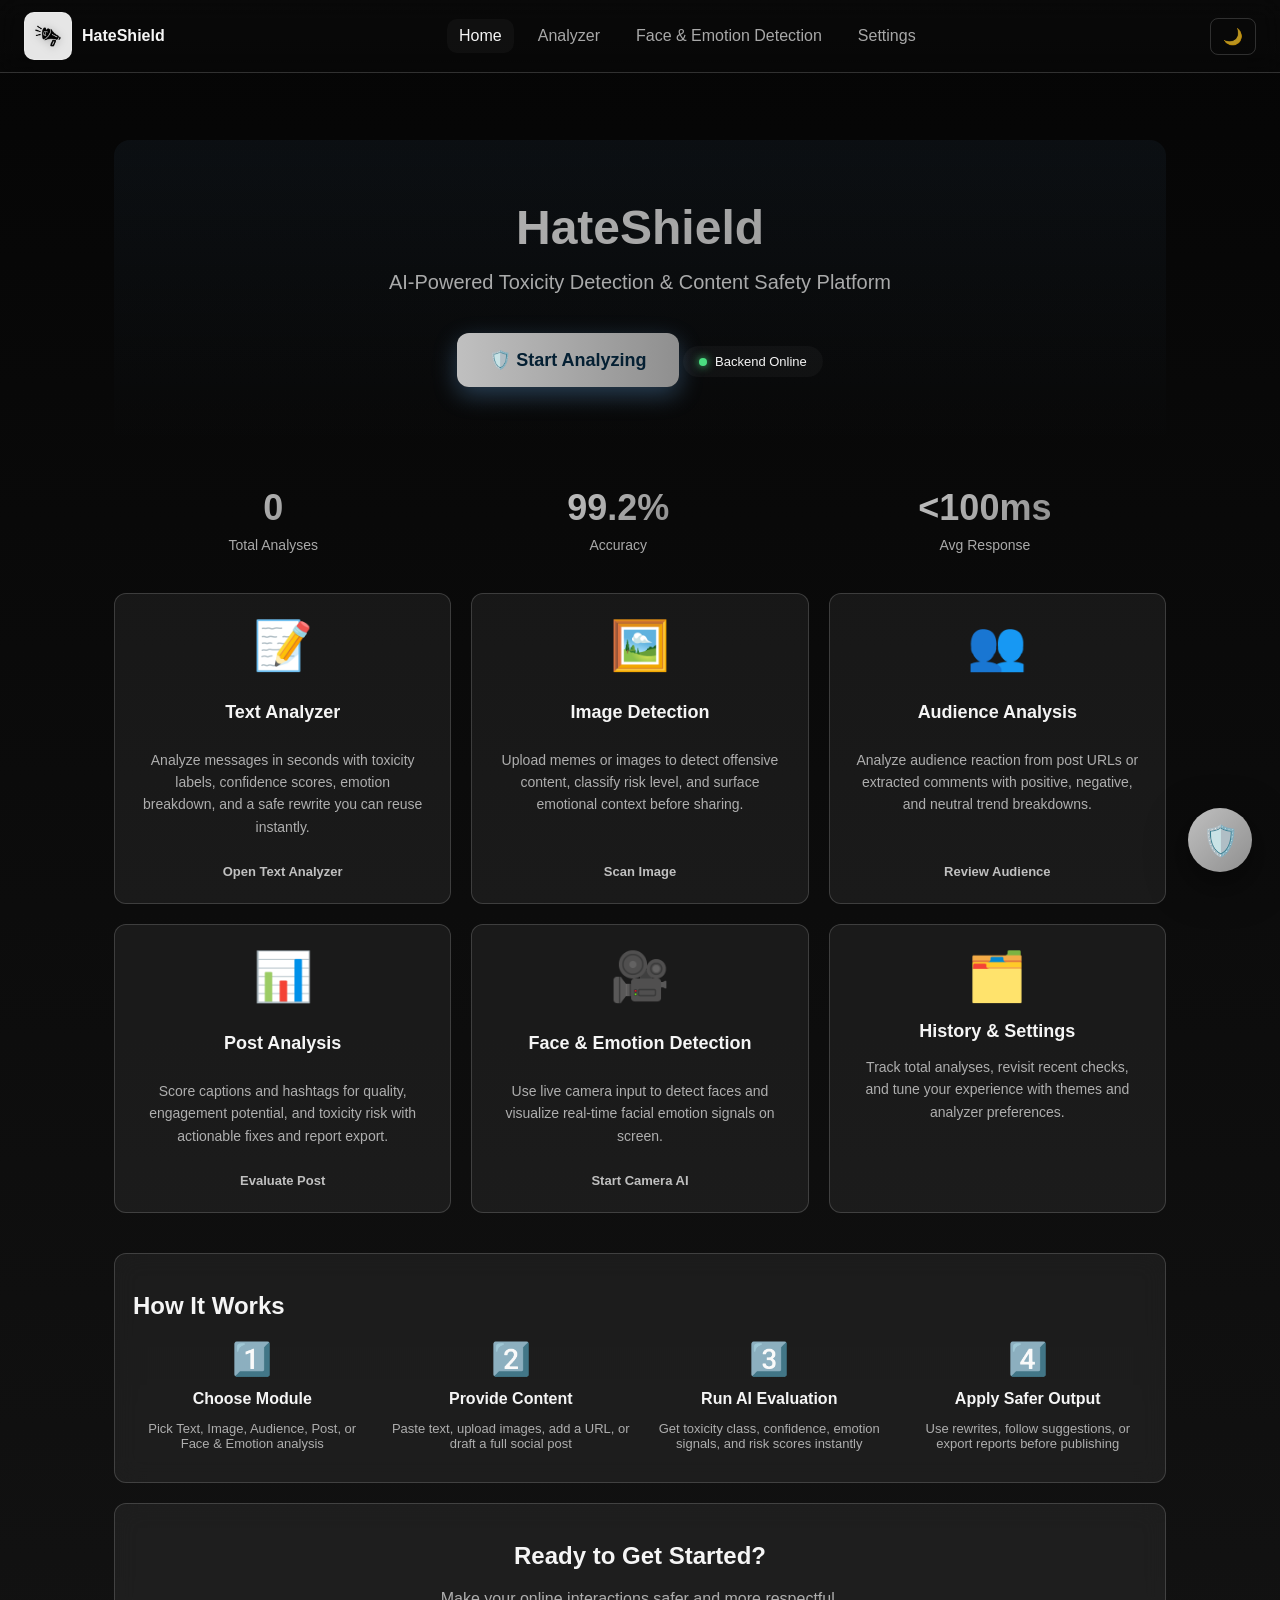
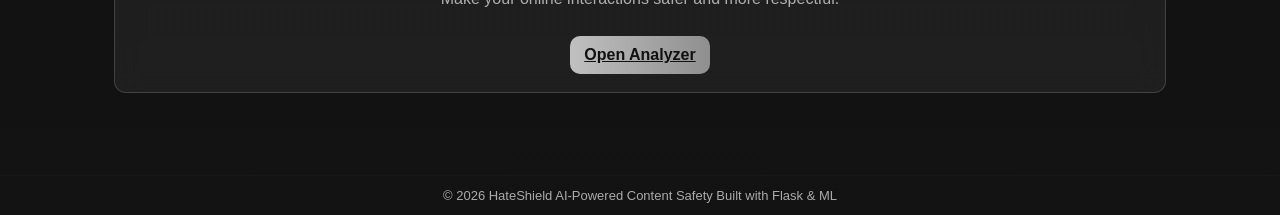
<file: frontend/index.html>
﻿<!doctype html>
<html>
<head>
  <meta charset="utf-8" />
  <meta name="viewport" content="width=device-width,initial-scale=1" />
  <title>HateShield  AI-Powered Content Safety</title>
  <link rel="stylesheet" href="css/style.css">
  <link rel="stylesheet" href="css/animations.css">
  <style>
    .hero-section {
      text-align: center;
      padding: 60px 20px;
      background: linear-gradient(180deg, rgba(111,184,255,0.05), transparent);
      border-radius: 16px;
      margin: 20px 0;
    }
    
    .hero-title {
      font-size: 48px;
      font-weight: 800;
      margin: 0;
      background: linear-gradient(135deg, var(--accent), var(--accent2));
      -webkit-background-clip: text;
      -webkit-text-fill-color: transparent;
      background-clip: text;
    }
    
    .hero-subtitle {
      font-size: 20px;
      color: var(--muted);
      margin: 16px 0 32px;
    }
    
    .cta-button {
      background: linear-gradient(90deg, var(--accent), var(--accent2));
      color: #052033;
      padding: 16px 32px;
      border-radius: 12px;
      border: none;
      cursor: pointer;
      font-weight: 700;
      font-size: 18px;
      text-decoration: none;
      display: inline-block;
      transition: transform 0.2s, box-shadow 0.2s;
      box-shadow: 0 8px 24px rgba(111,184,255,0.3);
    }
    
    .cta-button:hover {
      transform: translateY(-2px);
      box-shadow: 0 12px 32px rgba(111,184,255,0.4);
    }
    
    .features-grid {
      display: grid;
      grid-template-columns: repeat(auto-fit, minmax(280px, 1fr));
      gap: 20px;
      margin: 40px 0;
    }
    
    .feature-card {
      background: var(--glass-bg);
      border: 1px solid var(--glass-border);
      padding: 24px;
      border-radius: 12px;
      text-align: center;
      transition: all 0.3s;
      text-decoration: none;
      color: inherit;
    }
    
    .feature-card:hover {
      transform: translateY(-4px);
      border-color: var(--accent);
      background: rgba(255,255,255,0.06);
    }

    .interactive-feature {
      cursor: pointer;
      position: relative;
      display: flex;
      flex-direction: column;
    }

    .interactive-feature:hover {
      background: rgba(192,192,192,0.12);
      border-color: var(--accent);
    }

    .feature-action {
      color: var(--accent);
      font-size: 13px;
      font-weight: 600;
      margin-top: auto;
      padding-top: 12px;
      transition: all 0.2s;
    }

    .interactive-feature:hover .feature-action {
      gap: 4px;
      letter-spacing: 0.5px;
    }
    
    .feature-icon {
      font-size: 48px;
      margin-bottom: 16px;
    }
    
    .feature-title {
      font-size: 18px;
      font-weight: 700;
      margin: 12px 0;
    }
    
    .feature-desc {
      color: var(--muted);
      font-size: 14px;
      line-height: 1.6;
    }
    
    .stats-row {
      display: flex;
      justify-content: space-around;
      margin: 40px 0;
      flex-wrap: wrap;
      gap: 20px;
    }
    
    .stat-item {
      text-align: center;
    }
    
    .stat-number {
      font-size: 36px;
      font-weight: 800;
      background: linear-gradient(135deg, var(--accent), var(--accent2));
      -webkit-background-clip: text;
      -webkit-text-fill-color: transparent;
      background-clip: text;
    }
    
    .stat-label {
      color: var(--muted);
      font-size: 14px;
      margin-top: 8px;
    }
    
    .status-indicator {
      display: inline-flex;
      align-items: center;
      gap: 8px;
      padding: 8px 16px;
      background: rgba(255,255,255,0.03);
      border-radius: 20px;
      font-size: 13px;
      margin-top: 20px;
    }
    
    .status-dot {
      width: 8px;
      height: 8px;
      border-radius: 50%;
      background: #4ade80;
      box-shadow: 0 0 8px #4ade80;
      animation: pulse 2s infinite;
    }
    
    @keyframes pulse {
      0%, 100% { opacity: 1; }
      50% { opacity: 0.5; }
    }
    
    .status-dot.offline {
      background: #f87171;
      box-shadow: 0 0 8px #f87171;
    }
  </style>
</head>
<body class="fade-in">
  <nav class="glass-nav">
    <div class="logo" onclick="location.href='index.html'">
      <div class="logo-mark"><img src="assets/logo.png" alt="HateShield logo"></div><div class="logo-text">HateShield</div>
    </div>
    <div class="nav-center">
  <a class="nav-link active" href="index.html">Home</a>
      <a class="nav-link" href="text-analyzer.html">Analyzer</a>
  <a class="nav-link" href="faceAI.html">Face & Emotion Detection</a>
  <a class="nav-link" href="settings.html">Settings</a>
</div>
    <div class="nav-right">
      <button id="themeToggle" class="icon-btn" onclick="toggleTheme()">🌙</button>
    </div>
  </nav>

  <main class="container">
    <div class="hero-section fade-in">
      <h1 class="hero-title">HateShield</h1>
      <p class="hero-subtitle">AI-Powered Toxicity Detection & Content Safety Platform</p>
      <a href="text-analyzer.html" class="cta-button">🛡️ Start Analyzing</a>
      
      <div class="status-indicator" id="backendStatus">
        <span class="status-dot offline" id="statusDot"></span>
        <span id="statusText">Checking backend...</span>
      </div>
    </div>

    <div class="stats-row slide-up">
      <div class="stat-item">
        <div class="stat-number" id="totalAnalyses">0</div>
        <div class="stat-label">Total Analyses</div>
      </div>
      <div class="stat-item">
        <div class="stat-number">99.2%</div>
        <div class="stat-label">Accuracy</div>
      </div>
      <div class="stat-item">
        <div class="stat-number">&lt;100ms</div>
        <div class="stat-label">Avg Response</div>
      </div>
    </div>

    <section class="features-grid slide-up">
      <a href="text-analyzer.html" class="feature-card interactive-feature">
        <div class="feature-icon">📝</div>
        <h3 class="feature-title">Text Analyzer</h3>
        <p class="feature-desc">Analyze messages in seconds with toxicity labels, confidence scores, emotion breakdown, and a safe rewrite you can reuse instantly.</p>
        <div class="feature-action">Open Text Analyzer </div>
      </a>

      <a href="image-detection.html" class="feature-card interactive-feature">
        <div class="feature-icon">🖼️</div>
        <h3 class="feature-title">Image Detection</h3>
        <p class="feature-desc">Upload memes or images to detect offensive content, classify risk level, and surface emotional context before sharing.</p>
        <div class="feature-action">Scan Image </div>
      </a>

      <a href="audience-analysis.html" class="feature-card interactive-feature">
        <div class="feature-icon">👥</div>
        <h3 class="feature-title">Audience Analysis</h3>
        <p class="feature-desc">Analyze audience reaction from post URLs or extracted comments with positive, negative, and neutral trend breakdowns.</p>
        <div class="feature-action">Review Audience </div>
      </a>

      <a href="post-analysis.html" class="feature-card interactive-feature">
        <div class="feature-icon">📊</div>
        <h3 class="feature-title">Post Analysis</h3>
        <p class="feature-desc">Score captions and hashtags for quality, engagement potential, and toxicity risk with actionable fixes and report export.</p>
        <div class="feature-action">Evaluate Post </div>
      </a>

      <a href="faceAI.html" class="feature-card interactive-feature">
        <div class="feature-icon">🎥</div>
        <h3 class="feature-title">Face & Emotion Detection</h3>
        <p class="feature-desc">Use live camera input to detect faces and visualize real-time facial emotion signals on screen.</p>
        <div class="feature-action">Start Camera AI </div>
      </a>

      <div class="feature-card">
        <div class="feature-icon">🗂️</div>
        <h3 class="feature-title">History & Settings</h3>
        <p class="feature-desc">Track total analyses, revisit recent checks, and tune your experience with themes and analyzer preferences.</p>
      </div>
    </section>

    <section class="glass-card slide-up" style="margin-top: 40px;">
      <h2>How It Works</h2>
      <div style="display: grid; grid-template-columns: repeat(auto-fit, minmax(200px, 1fr)); gap: 20px; margin-top: 20px;">
        <div style="text-align: center;">
          <div style="font-size: 32px; margin-bottom: 12px;">1️⃣</div>
          <h4 style="margin: 8px 0;">Choose Module</h4>
          <p class="muted" style="font-size: 13px;">Pick Text, Image, Audience, Post, or Face & Emotion analysis</p>
        </div>
        <div style="text-align: center;">
          <div style="font-size: 32px; margin-bottom: 12px;">2️⃣</div>
          <h4 style="margin: 8px 0;">Provide Content</h4>
          <p class="muted" style="font-size: 13px;">Paste text, upload images, add a URL, or draft a full social post</p>
        </div>
        <div style="text-align: center;">
          <div style="font-size: 32px; margin-bottom: 12px;">3️⃣</div>
          <h4 style="margin: 8px 0;">Run AI Evaluation</h4>
          <p class="muted" style="font-size: 13px;">Get toxicity class, confidence, emotion signals, and risk scores instantly</p>
        </div>
        <div style="text-align: center;">
          <div style="font-size: 32px; margin-bottom: 12px;">4️⃣</div>
          <h4 style="margin: 8px 0;">Apply Safer Output</h4>
          <p class="muted" style="font-size: 13px;">Use rewrites, follow suggestions, or export reports before publishing</p>
        </div>
      </div>
    </section>

    <section class="glass-card slide-up" style="margin-top: 20px; text-align: center;">
      <h2>Ready to Get Started?</h2>
      <p class="muted" style="margin: 16px 0;">Make your online interactions safer and more respectful.</p>
      <a href="text-analyzer.html" class="primary-btn" style="margin-top: 12px; display: inline-block;">
        Open Analyzer 
      </a>
    </section>
  </main>

  <footer class="glass-footer">© 2026 HateShield  AI-Powered Content Safety  Built with Flask & ML</footer>

  <button class="fab" onclick="location.href='text-analyzer.html'">🛡️</button>

  <script src="js/sfx.js"></script>
  <script>
    // Get backend URL with auto-detection
    function getBackendUrl() {
      const settings = localStorage.getItem('hs_settings');
      if (settings) {
        try {
          const parsed = JSON.parse(settings);
          if (parsed.backendUrl) {
            return parsed.backendUrl;
          }
        } catch (e) {
          console.error('Failed to parse settings:', e);
        }
      }
      
      // Auto-detect backend URL if not in settings
      if (window.location.hostname !== 'localhost' && window.location.hostname !== '127.0.0.1') {
        return window.location.origin;
      }
      return 'http://127.0.0.1:5000';
    }

    // Check backend status
    async function checkBackend() {
      const statusDot = document.getElementById('statusDot');
      const statusText = document.getElementById('statusText');
      
      try {
        const backendUrl = getBackendUrl();
        const resp = await fetch(backendUrl + '/', { 
          method: 'HEAD',
          mode: 'cors'
        });
        if (resp.ok) {
          statusDot.classList.remove('offline');
          statusText.textContent = 'Backend Online';
        } else {
          throw new Error('Backend not responding');
        }
      } catch (e) {
        statusDot.classList.add('offline');
        statusText.textContent = 'Backend Offline';
        console.warn('Backend check failed:', e);
      }
    }

    // Load stats
    function loadStats() {
      const history = JSON.parse(localStorage.getItem('hs_history') || '[]');
      document.getElementById('totalAnalyses').textContent = history.length;
    }

    function getSettings() {
      try {
        const saved = localStorage.getItem('hs_settings');
        if (saved) {
          return JSON.parse(saved);
        }
      } catch (e) {
        console.error('Failed to parse settings:', e);
      }
      
      // Return default settings with auto-detected backend URL
      let defaultBackendUrl = 'http://127.0.0.1:5000';
      if (window.location.hostname !== 'localhost' && window.location.hostname !== '127.0.0.1') {
        defaultBackendUrl = window.location.origin;
      }
      
      return {
        darkMode: true,
        backendUrl: defaultBackendUrl
      };
    }

    function applyTheme(isDark) {
      const icon = document.getElementById('themeToggle');
      if (isDark) {
        document.documentElement.classList.remove('sky-theme');
        if (icon) icon.textContent = '🌙';
      } else {
        document.documentElement.classList.add('sky-theme');
        if (icon) icon.textContent = '☀️';
      }
    }

    function toggleTheme() {
      const isLight = document.documentElement.classList.contains('sky-theme');
      const isDark = isLight;
      applyTheme(isDark);
      
      const settings = getSettings();
      settings.darkMode = isDark;
      localStorage.setItem('hs_settings', JSON.stringify(settings));
      
      if (typeof playSfx === 'function') playSfx('toggle');
    }

    // Initialize
    document.addEventListener('DOMContentLoaded', () => {
      const settings = getSettings();
      applyTheme(settings.darkMode !== false);
      checkBackend();
      loadStats();
      setInterval(checkBackend, 5000); // Check every 5 seconds
    });
  </script>
</body>
</html>
</file>
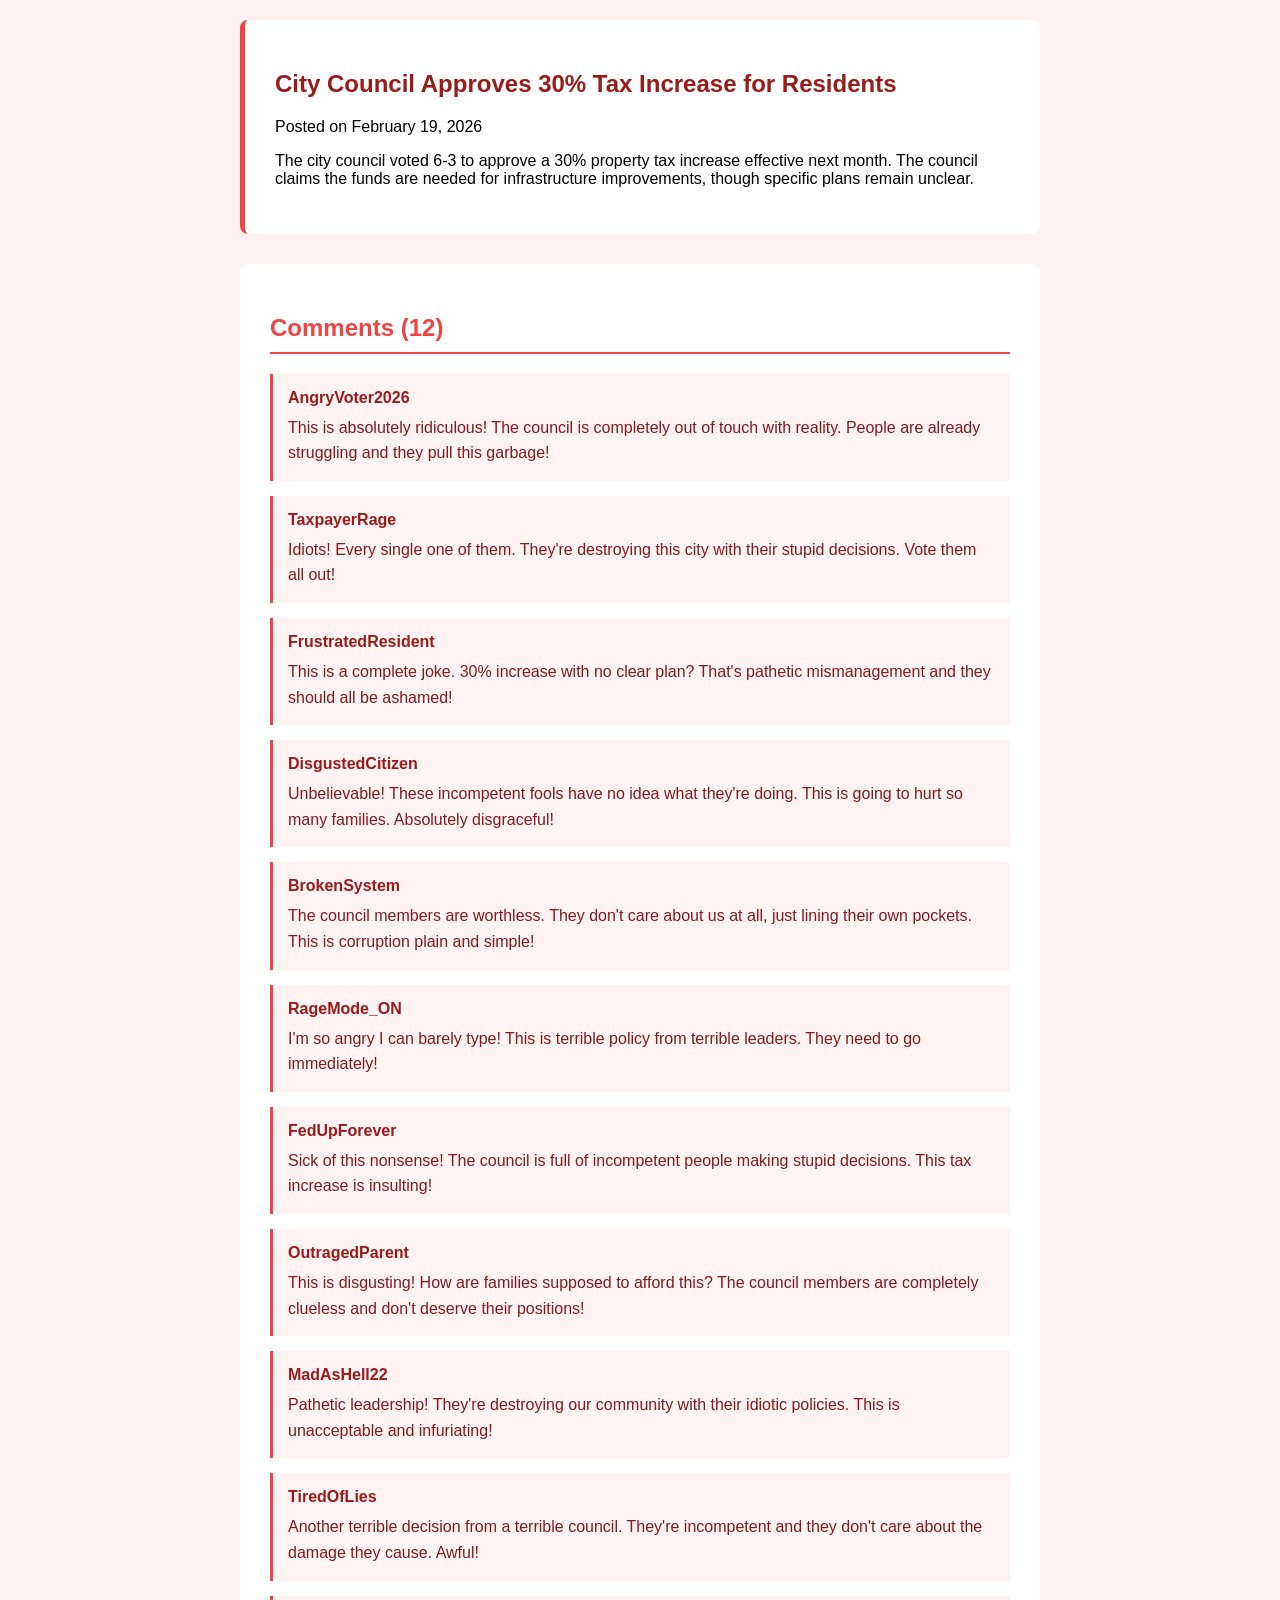
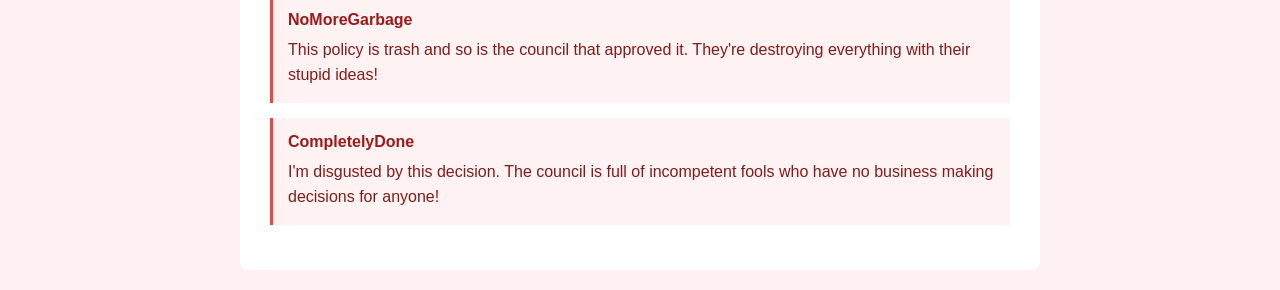
<file: test_negative.html>
<!DOCTYPE html>
<html lang="en">
<head>
    <meta charset="UTF-8">
    <meta name="viewport" content="width=device-width, initial-scale=1.0">
    <title>Negative Test - HateShield</title>
    <style>
        body { font-family: Arial, sans-serif; max-width: 800px; margin: 0 auto; padding: 20px; background: #fff1f1; }
        .post { background: white; padding: 30px; border-radius: 8px; margin-bottom: 30px; border-left: 5px solid #ef4444; }
        .comments-section { background: white; padding: 30px; border-radius: 8px; }
        .comment { border-left: 3px solid #ef4444; padding: 15px; margin: 15px 0; background: #fef2f2; }
        .comment-author { font-weight: bold; color: #991b1b; margin-bottom: 8px; }
        .comment-text { color: #7f1d1d; line-height: 1.6; }
        h1 { color: #991b1b; }
        h2 { color: #ef4444; border-bottom: 2px solid #ef4444; padding-bottom: 10px; }
    </style>
</head>
<body>
    <article class="post">
        <h1>City Council Approves 30% Tax Increase for Residents</h1>
        <p class="post-meta">Posted on February 19, 2026</p>
        <p>The city council voted 6-3 to approve a 30% property tax increase effective next month. The council claims the funds are needed for infrastructure improvements, though specific plans remain unclear.</p>
    </article>

    <section class="comments-section">
        <h2>Comments (12)</h2>
        
        <div class="comment">
            <div class="comment-author">AngryVoter2026</div>
            <div class="comment-text">This is absolutely ridiculous! The council is completely out of touch with reality. People are already struggling and they pull this garbage!</div>
        </div>

        <div class="comment">
            <div class="comment-author">TaxpayerRage</div>
            <div class="comment-text">Idiots! Every single one of them. They're destroying this city with their stupid decisions. Vote them all out!</div>
        </div>

        <div class="comment">
            <div class="comment-author">FrustratedResident</div>
            <div class="comment-text">This is a complete joke. 30% increase with no clear plan? That's pathetic mismanagement and they should all be ashamed!</div>
        </div>

        <div class="comment">
            <div class="comment-author">DisgustedCitizen</div>
            <div class="comment-text">Unbelievable! These incompetent fools have no idea what they're doing. This is going to hurt so many families. Absolutely disgraceful!</div>
        </div>

        <div class="comment">
            <div class="comment-author">BrokenSystem</div>
            <div class="comment-text">The council members are worthless. They don't care about us at all, just lining their own pockets. This is corruption plain and simple!</div>
        </div>

        <div class="comment">
            <div class="comment-author">RageMode_ON</div>
            <div class="comment-text">I'm so angry I can barely type! This is terrible policy from terrible leaders. They need to go immediately!</div>
        </div>

        <div class="comment">
            <div class="comment-author">FedUpForever</div>
            <div class="comment-text">Sick of this nonsense! The council is full of incompetent people making stupid decisions. This tax increase is insulting!</div>
        </div>

        <div class="comment">
            <div class="comment-author">OutragedParent</div>
            <div class="comment-text">This is disgusting! How are families supposed to afford this? The council members are completely clueless and don't deserve their positions!</div>
        </div>

        <div class="comment">
            <div class="comment-author">MadAsHell22</div>
            <div class="comment-text">Pathetic leadership! They're destroying our community with their idiotic policies. This is unacceptable and infuriating!</div>
        </div>

        <div class="comment">
            <div class="comment-author">TiredOfLies</div>
            <div class="comment-text">Another terrible decision from a terrible council. They're incompetent and they don't care about the damage they cause. Awful!</div>
        </div>

        <div class="comment">
            <div class="comment-author">NoMoreGarbage</div>
            <div class="comment-text">This policy is trash and so is the council that approved it. They're destroying everything with their stupid ideas!</div>
        </div>

        <div class="comment">
            <div class="comment-author">CompletelyDone</div>
            <div class="comment-text">I'm disgusted by this decision. The council is full of incompetent fools who have no business making decisions for anyone!</div>
        </div>
    </section>
</body>
</html>
</file>
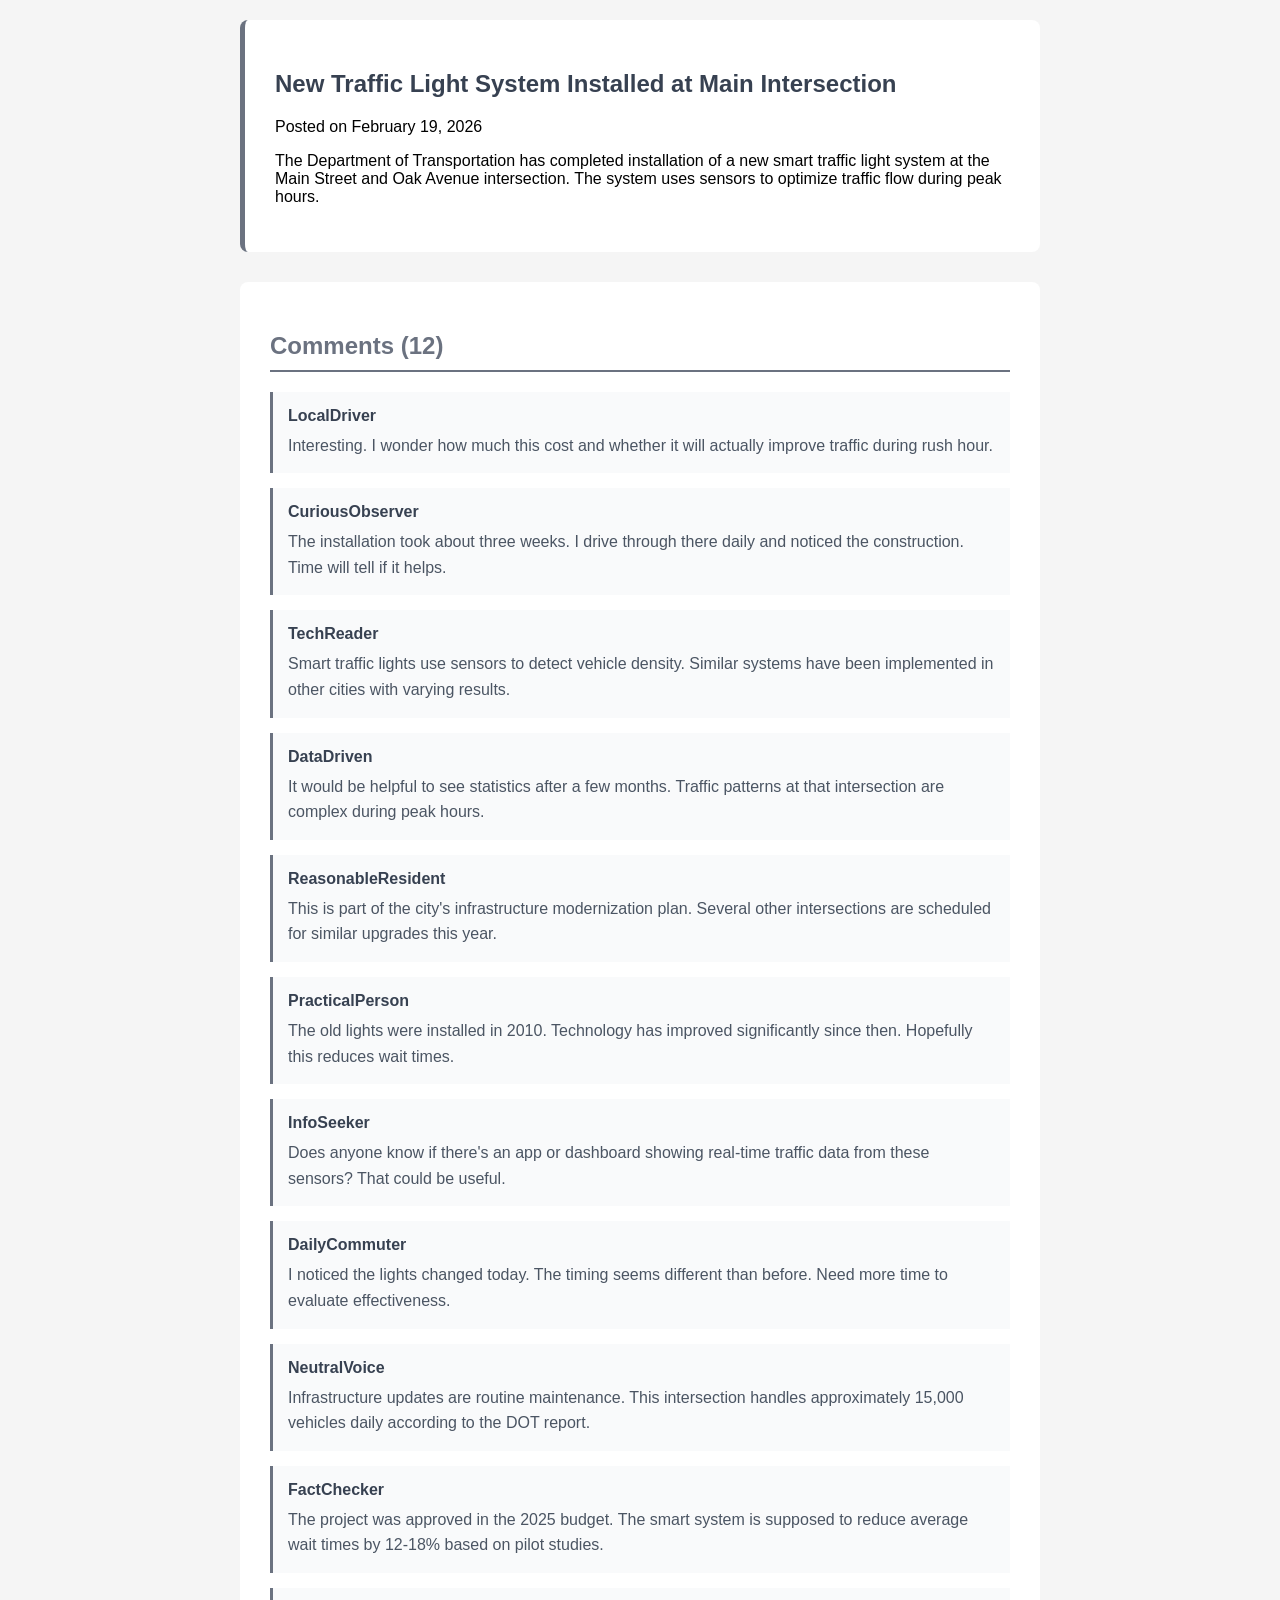
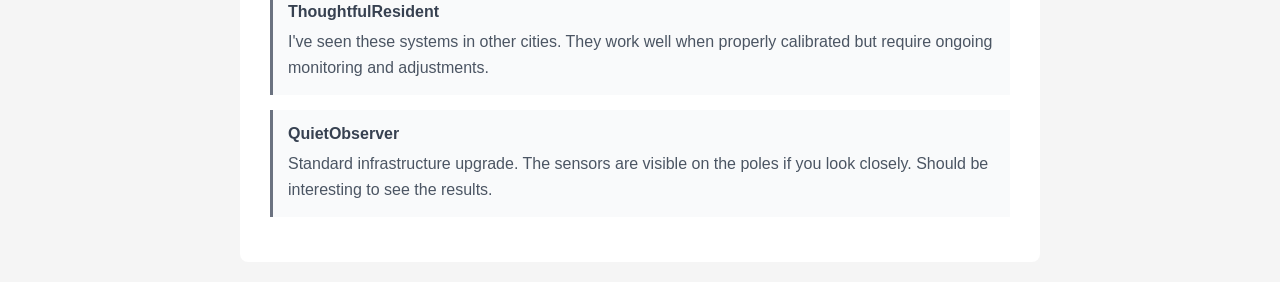
<file: test_neutral.html>
<!DOCTYPE html>
<html lang="en">
<head>
    <meta charset="UTF-8">
    <meta name="viewport" content="width=device-width, initial-scale=1.0">
    <title>Neutral Test - HateShield</title>
    <style>
        body { font-family: Arial, sans-serif; max-width: 800px; margin: 0 auto; padding: 20px; background: #f5f5f5; }
        .post { background: white; padding: 30px; border-radius: 8px; margin-bottom: 30px; border-left: 5px solid #6b7280; }
        .comments-section { background: white; padding: 30px; border-radius: 8px; }
        .comment { border-left: 3px solid #6b7280; padding: 15px; margin: 15px 0; background: #f9fafb; }
        .comment-author { font-weight: bold; color: #374151; margin-bottom: 8px; }
        .comment-text { color: #4b5563; line-height: 1.6; }
        h1 { color: #374151; }
        h2 { color: #6b7280; border-bottom: 2px solid #6b7280; padding-bottom: 10px; }
    </style>
</head>
<body>
    <article class="post">
        <h1>New Traffic Light System Installed at Main Intersection</h1>
        <p class="post-meta">Posted on February 19, 2026</p>
        <p>The Department of Transportation has completed installation of a new smart traffic light system at the Main Street and Oak Avenue intersection. The system uses sensors to optimize traffic flow during peak hours.</p>
    </article>

    <section class="comments-section">
        <h2>Comments (12)</h2>
        
        <div class="comment">
            <div class="comment-author">LocalDriver</div>
            <div class="comment-text">Interesting. I wonder how much this cost and whether it will actually improve traffic during rush hour.</div>
        </div>

        <div class="comment">
            <div class="comment-author">CuriousObserver</div>
            <div class="comment-text">The installation took about three weeks. I drive through there daily and noticed the construction. Time will tell if it helps.</div>
        </div>

        <div class="comment">
            <div class="comment-author">TechReader</div>
            <div class="comment-text">Smart traffic lights use sensors to detect vehicle density. Similar systems have been implemented in other cities with varying results.</div>
        </div>

        <div class="comment">
            <div class="comment-author">DataDriven</div>
            <div class="comment-text">It would be helpful to see statistics after a few months. Traffic patterns at that intersection are complex during peak hours.</div>
        </div>

        <div class="comment">
            <div class="comment-author">ReasonableResident</div>
            <div class="comment-text">This is part of the city's infrastructure modernization plan. Several other intersections are scheduled for similar upgrades this year.</div>
        </div>

        <div class="comment">
            <div class="comment-author">PracticalPerson</div>
            <div class="comment-text">The old lights were installed in 2010. Technology has improved significantly since then. Hopefully this reduces wait times.</div>
        </div>

        <div class="comment">
            <div class="comment-author">InfoSeeker</div>
            <div class="comment-text">Does anyone know if there's an app or dashboard showing real-time traffic data from these sensors? That could be useful.</div>
        </div>

        <div class="comment">
            <div class="comment-author">DailyCommuter</div>
            <div class="comment-text">I noticed the lights changed today. The timing seems different than before. Need more time to evaluate effectiveness.</div>
        </div>

        <div class="comment">
            <div class="comment-author">NeutralVoice</div>
            <div class="comment-text">Infrastructure updates are routine maintenance. This intersection handles approximately 15,000 vehicles daily according to the DOT report.</div>
        </div>

        <div class="comment">
            <div class="comment-author">FactChecker</div>
            <div class="comment-text">The project was approved in the 2025 budget. The smart system is supposed to reduce average wait times by 12-18% based on pilot studies.</div>
        </div>

        <div class="comment">
            <div class="comment-author">ThoughtfulResident</div>
            <div class="comment-text">I've seen these systems in other cities. They work well when properly calibrated but require ongoing monitoring and adjustments.</div>
        </div>

        <div class="comment">
            <div class="comment-author">QuietObserver</div>
            <div class="comment-text">Standard infrastructure upgrade. The sensors are visible on the poles if you look closely. Should be interesting to see the results.</div>
        </div>
    </section>
</body>
</html>
</file>
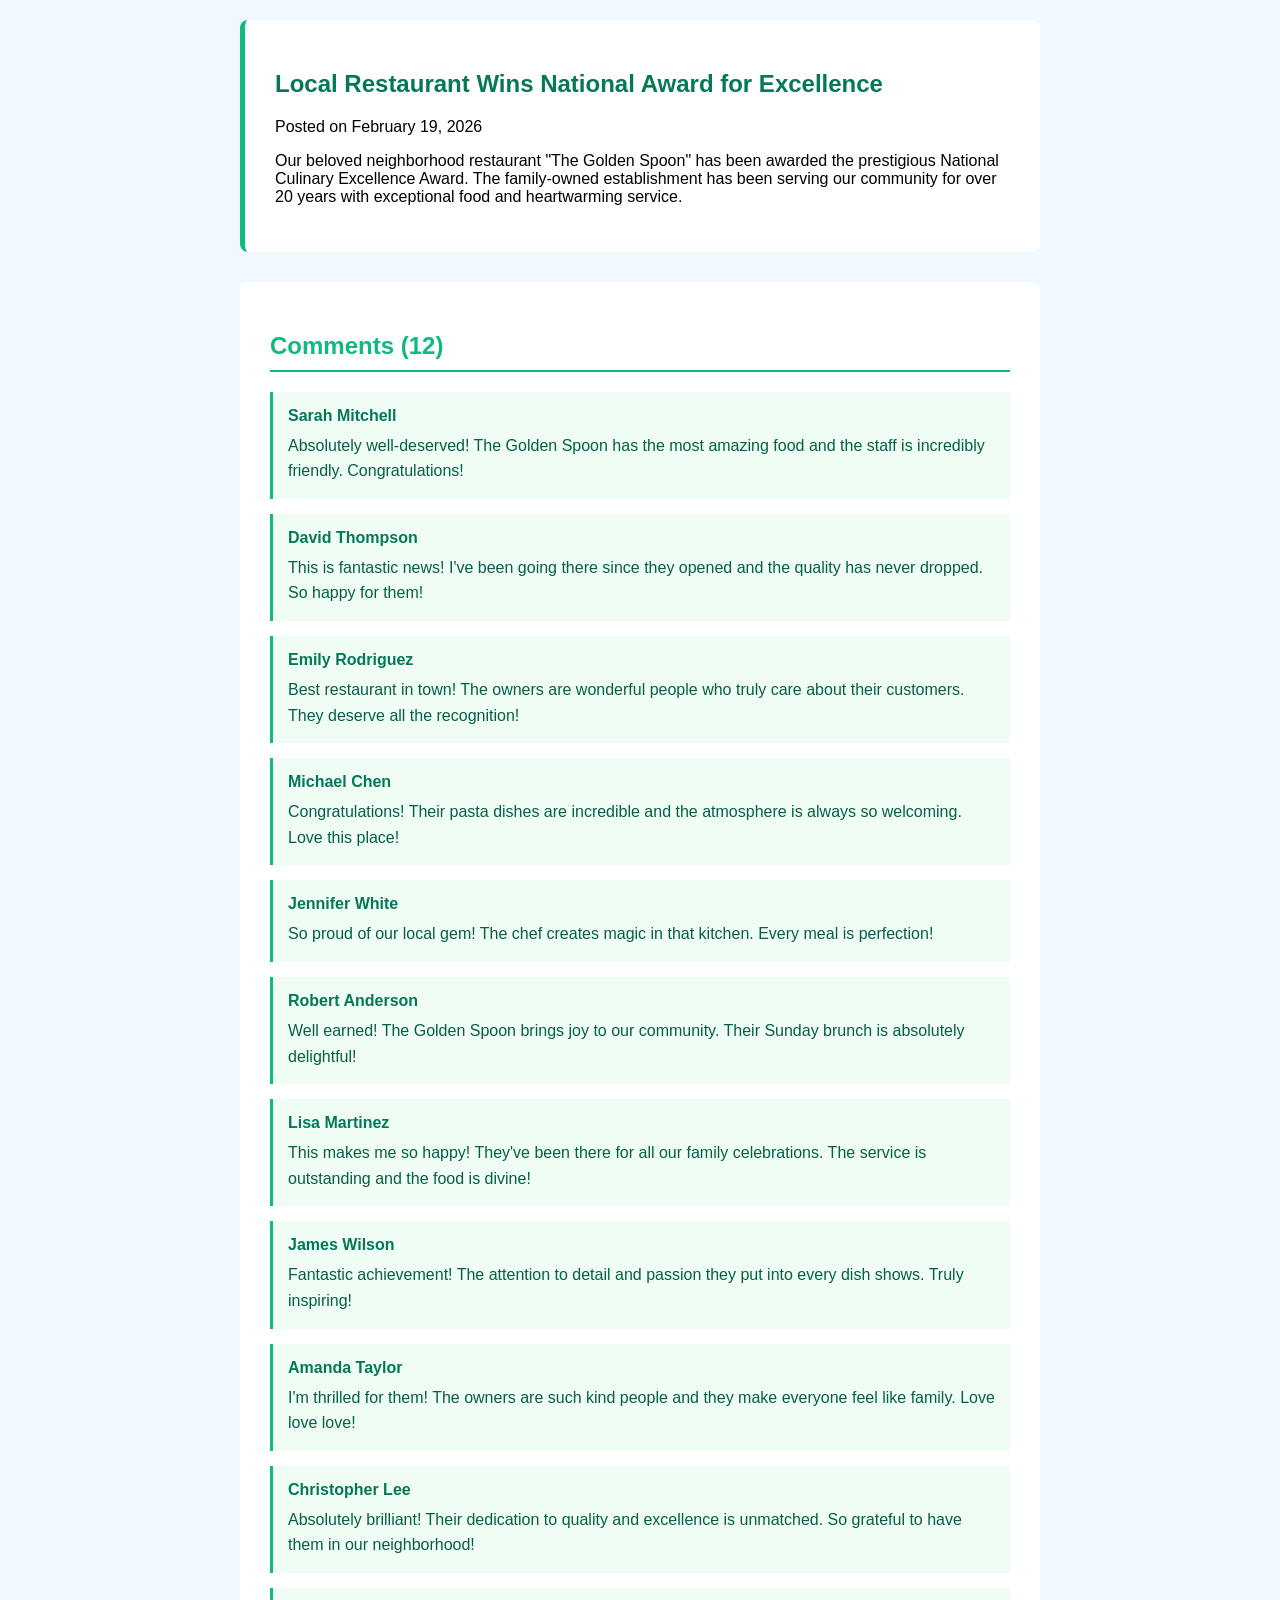
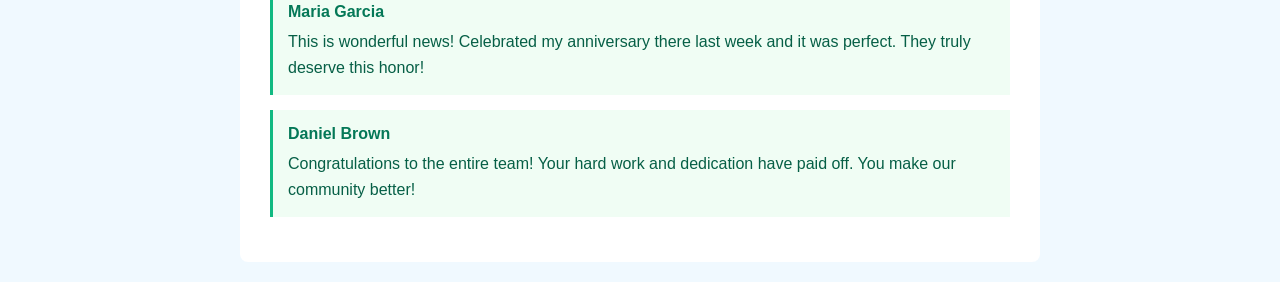
<file: test_positive.html>
<!DOCTYPE html>
<html lang="en">
<head>
    <meta charset="UTF-8">
    <meta name="viewport" content="width=device-width, initial-scale=1.0">
    <title>Positive Test - HateShield</title>
    <style>
        body { font-family: Arial, sans-serif; max-width: 800px; margin: 0 auto; padding: 20px; background: #f0f9ff; }
        .post { background: white; padding: 30px; border-radius: 8px; margin-bottom: 30px; border-left: 5px solid #10b981; }
        .comments-section { background: white; padding: 30px; border-radius: 8px; }
        .comment { border-left: 3px solid #10b981; padding: 15px; margin: 15px 0; background: #f0fdf4; }
        .comment-author { font-weight: bold; color: #047857; margin-bottom: 8px; }
        .comment-text { color: #065f46; line-height: 1.6; }
        h1 { color: #047857; }
        h2 { color: #10b981; border-bottom: 2px solid #10b981; padding-bottom: 10px; }
    </style>
</head>
<body>
    <article class="post">
        <h1>Local Restaurant Wins National Award for Excellence</h1>
        <p class="post-meta">Posted on February 19, 2026</p>
        <p>Our beloved neighborhood restaurant "The Golden Spoon" has been awarded the prestigious National Culinary Excellence Award. The family-owned establishment has been serving our community for over 20 years with exceptional food and heartwarming service.</p>
    </article>

    <section class="comments-section">
        <h2>Comments (12)</h2>
        
        <div class="comment">
            <div class="comment-author">Sarah Mitchell</div>
            <div class="comment-text">Absolutely well-deserved! The Golden Spoon has the most amazing food and the staff is incredibly friendly. Congratulations!</div>
        </div>

        <div class="comment">
            <div class="comment-author">David Thompson</div>
            <div class="comment-text">This is fantastic news! I've been going there since they opened and the quality has never dropped. So happy for them!</div>
        </div>

        <div class="comment">
            <div class="comment-author">Emily Rodriguez</div>
            <div class="comment-text">Best restaurant in town! The owners are wonderful people who truly care about their customers. They deserve all the recognition!</div>
        </div>

        <div class="comment">
            <div class="comment-author">Michael Chen</div>
            <div class="comment-text">Congratulations! Their pasta dishes are incredible and the atmosphere is always so welcoming. Love this place!</div>
        </div>

        <div class="comment">
            <div class="comment-author">Jennifer White</div>
            <div class="comment-text">So proud of our local gem! The chef creates magic in that kitchen. Every meal is perfection!</div>
        </div>

        <div class="comment">
            <div class="comment-author">Robert Anderson</div>
            <div class="comment-text">Well earned! The Golden Spoon brings joy to our community. Their Sunday brunch is absolutely delightful!</div>
        </div>

        <div class="comment">
            <div class="comment-author">Lisa Martinez</div>
            <div class="comment-text">This makes me so happy! They've been there for all our family celebrations. The service is outstanding and the food is divine!</div>
        </div>

        <div class="comment">
            <div class="comment-author">James Wilson</div>
            <div class="comment-text">Fantastic achievement! The attention to detail and passion they put into every dish shows. Truly inspiring!</div>
        </div>

        <div class="comment">
            <div class="comment-author">Amanda Taylor</div>
            <div class="comment-text">I'm thrilled for them! The owners are such kind people and they make everyone feel like family. Love love love!</div>
        </div>

        <div class="comment">
            <div class="comment-author">Christopher Lee</div>
            <div class="comment-text">Absolutely brilliant! Their dedication to quality and excellence is unmatched. So grateful to have them in our neighborhood!</div>
        </div>

        <div class="comment">
            <div class="comment-author">Maria Garcia</div>
            <div class="comment-text">This is wonderful news! Celebrated my anniversary there last week and it was perfect. They truly deserve this honor!</div>
        </div>

        <div class="comment">
            <div class="comment-author">Daniel Brown</div>
            <div class="comment-text">Congratulations to the entire team! Your hard work and dedication have paid off. You make our community better!</div>
        </div>
    </section>
</body>
</html>
</file>
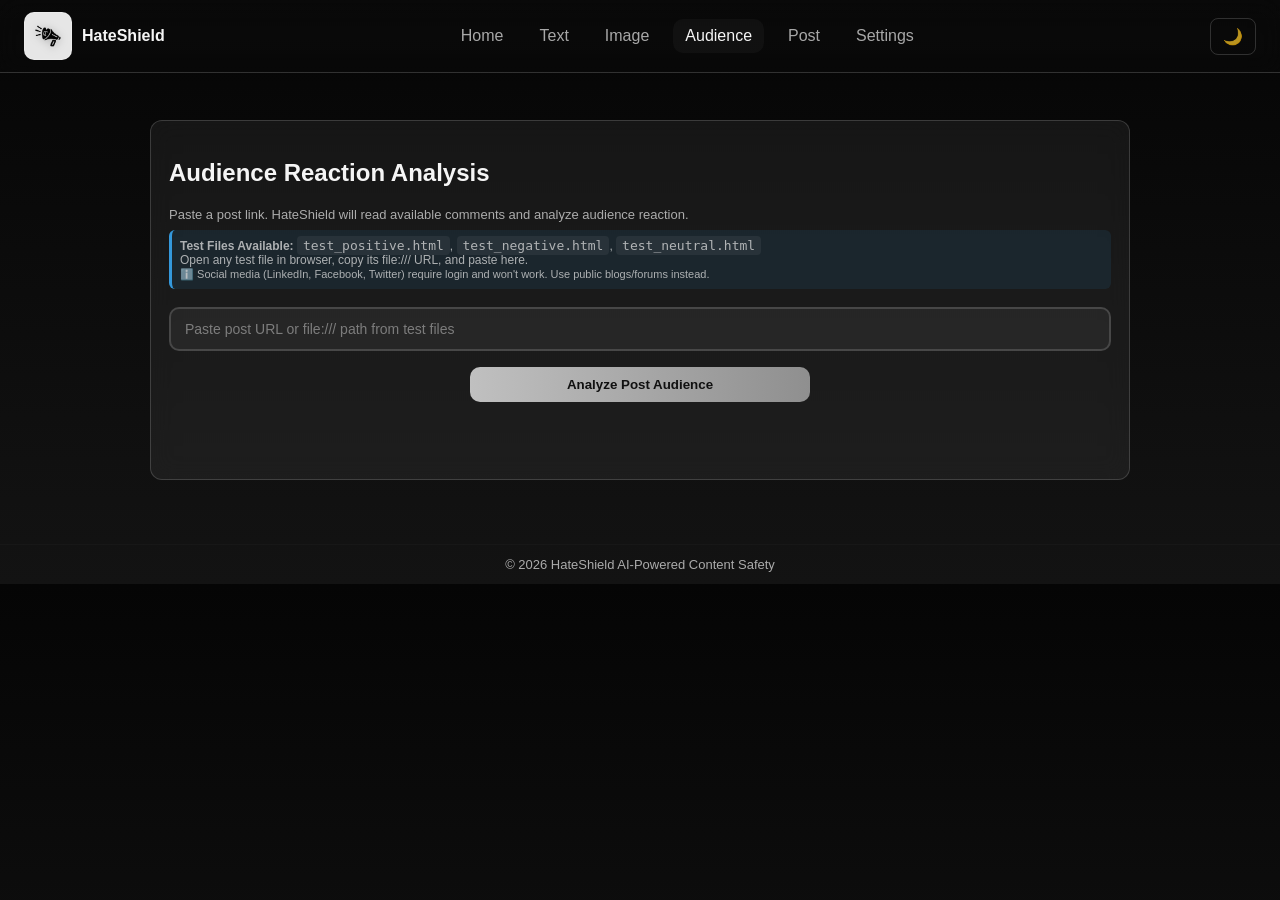
<file: frontend/audience-analysis.html>
﻿<!doctype html>
<html>
<head>
  <meta charset="utf-8" />
  <meta name="viewport" content="width=device-width,initial-scale=1" />
  <title>HateShield  Audience Analysis</title>
  <link rel="stylesheet" href="css/style.css">
  <link rel="stylesheet" href="css/animations.css">
  <style>
    .input-wrapper { position: relative; }
    .char-limit-warning { color: #ff9966; font-weight: 600; }
    .char-limit-error { color: #ff6b6b; font-weight: 600; }
    .quick-actions { display: flex; gap: 8px; margin-top: 12px; }
    .result-block { animation: slideUp 0.3s ease-out; }
    
    .classification-badge {
      display: inline-flex;
      align-items: center;
      gap: 6px;
    }
    
    .classification-badge::before {
      content: '';
      width: 8px;
      height: 8px;
      border-radius: 50%;
      display: inline-block;
    }
    
    .badge-safe::before {
      background: #4ade80;
      box-shadow: 0 0 8px #4ade80;
    }
    
    .badge-offensive::before {
      background: #fbbf24;
      box-shadow: 0 0 8px #fbbf24;
    }
    
    .badge-toxic::before,
    .badge-hate_speech::before {
      background: #f87171;
      box-shadow: 0 0 8px #f87171;
    }
    
    .badge-invalid::before {
      background: #94a3b8;
      box-shadow: 0 0 8px #94a3b8;
    }
    
    .emotion-bar {
      margin: 16px 0;
      padding: 12px;
      background: rgba(0,0,0,0.2);
      border-radius: 8px;
      transition: background 0.3s ease;
    }
    
    .sky-theme .emotion-bar {
      background: rgba(0,0,0,0.05);
    }
    
    .emotion-item {
      display: flex;
      align-items: center;
      margin: 8px 0;
      gap: 12px;
    }
    
    .emotion-label {
      min-width: 80px;
      font-size: 13px;
      color: var(--muted);
    }
    
    .emotion-progress {
      flex: 1;
      height: 8px;
      background: rgba(255,255,255,0.05);
      border-radius: 4px;
      overflow: hidden;
      position: relative;
      transition: background 0.3s ease;
    }
    
    .sky-theme .emotion-progress {
      background: rgba(0,0,0,0.1);
    }
    
    .emotion-fill {
      height: 100%;
      border-radius: 4px;
      transition: width 0.8s cubic-bezier(0.4, 0, 0.2, 1);
      width: 0%;
    }
    
    .emotion-value {
      min-width: 45px;
      text-align: right;
      font-size: 13px;
      font-weight: 700;
    }
    
    .copy-feedback {
      position: fixed;
      bottom: 80px;
      right: 28px;
      background: linear-gradient(135deg, var(--accent), var(--accent2));
      color: #052033;
      padding: 12px 20px;
      border-radius: 8px;
      font-weight: 600;
      box-shadow: 0 8px 24px rgba(0,0,0,0.3);
      animation: slideUp 0.3s ease-out;
      z-index: 50;
    }
    
    .sky-theme .copy-feedback {
      color: #fff;
    }
    
    .loading-spinner {
      display: inline-block;
      width: 14px;
      height: 14px;
      border: 2px solid rgba(5,32,51,0.3);
      border-top-color: #052033;
      border-radius: 50%;
      animation: spin 0.6s linear infinite;
    }
    
    .sky-theme .loading-spinner {
      border: 2px solid rgba(255,255,255,0.3);
      border-top-color: #fff;
    }
    
    @keyframes spin {
      to { transform: rotate(360deg); }
    }
    
    .history-section {
      margin-top: 20px;
      padding-top: 16px;
      border-top: 1px solid var(--glass-border);
    }
    
    .history-item {
      background: rgba(255,255,255,0.02);
      padding: 10px;
      border-radius: 8px;
      margin: 8px 0;
      cursor: pointer;
      transition: all 0.2s;
      border: 1px solid transparent;
    }
    
    .sky-theme .history-item {
      background: rgba(0,0,0,0.02);
    }
    
    .history-item:hover {
      background: rgba(255,255,255,0.05);
      border-color: var(--glass-border);
    }
    
    .sky-theme .history-item:hover {
      background: rgba(0,0,0,0.05);
    }
    
    .history-item-text {
      font-size: 13px;
      color: var(--muted);
      overflow: hidden;
      text-overflow: ellipsis;
      white-space: nowrap;
    }
    
    .history-item-badge {
      font-size: 11px;
      padding: 3px 8px;
      border-radius: 12px;
      background: rgba(255,255,255,0.05);
      display: inline-block;
      margin-top: 4px;
    }
    
    .sky-theme .history-item-badge {
      background: rgba(0,0,0,0.05);
    }
    
    .clear-btn {
      background: transparent;
      border: 1px solid rgba(255,255,255,0.1);
      color: #ff6b6b;
      padding: 6px 10px;
      border-radius: 6px;
      cursor: pointer;
      font-size: 12px;
      transition: all 0.2s;
    }
    
    .sky-theme .clear-btn {
      border: 1px solid rgba(0,0,0,0.2);
    }
    
    .clear-btn:hover {
      background: rgba(255,107,107,0.1);
      border-color: #ff6b6b;
    }

    .image-section {
      margin-top: 22px;
      padding-top: 18px;
      border-top: 1px solid var(--glass-border);
    }

    .image-upload-row {
      display: flex;
      gap: 12px;
      align-items: center;
      flex-wrap: wrap;
      margin-top: 16px;
    }

    #imageInput {
      flex: 1;
      min-width: 200px;
      padding: 10px 14px;
      border: 2px solid var(--glass-border);
      border-radius: 8px;
      background: rgba(255,255,255,0.05);
      color: var(--text-primary);
      font-size: 14px;
      transition: all 0.3s ease;
      cursor: pointer;
    }

    #imageInput:hover {
      border-color: var(--accent);
      background: rgba(52,152,219,0.1);
    }

    #imageInput:focus {
      outline: none;
      border-color: var(--accent);
      box-shadow: 0 0 0 3px rgba(52,152,219,0.2);
    }

    #imageInput::file-selector-button {
      padding: 8px 16px;
      margin-right: 12px;
      background: var(--accent);
      color: #fff;
      border: none;
      border-radius: 6px;
      cursor: pointer;
      font-weight: 600;
      transition: all 0.2s;
    }

    #imageInput::file-selector-button:hover {
      background: #2196F3;
      transform: translateY(-1px);
      box-shadow: 0 4px 12px rgba(52,152,219,0.3);
    }

    .image-preview-wrap {
      margin-top: 16px;
      display: none;
      padding: 16px;
      border-radius: 12px;
      border: 1px solid var(--glass-border);
      background: linear-gradient(135deg, rgba(255,255,255,0.08), rgba(255,255,255,0.04));
      animation: slideUp 0.4s ease-out;
    }

    .image-preview-wrap.active {
      display: block;
    }

    #imagePreview {
      width: 100%;
      max-height: 320px;
      object-fit: contain;
      border-radius: 8px;
      border: 1px solid var(--glass-border);
      background: rgba(0,0,0,0.3);
    }

    .image-result {
      margin-top: 20px;
      padding: 20px;
      border-radius: 12px;
      border: 1px solid var(--glass-border);
      background: linear-gradient(135deg, rgba(255,255,255,0.08), rgba(255,255,255,0.04));
      display: none;
      animation: slideUp 0.5s ease-out;
    }

    .image-result.active {
      display: block;
    }

    .image-result-head {
      display: flex;
      gap: 12px;
      align-items: center;
      flex-wrap: wrap;
    }

    .image-status {
      font-weight: 700;
      letter-spacing: 0.4px;
    }

    .image-status.safe {
      color: #4ade80;
    }

    .image-status.unsafe {
      color: #f87171;
    }

    .image-warning {
      margin-top: 8px;
      font-size: 12px;
      color: #fbbf24;
      display: none;
    }

    .audience-section {
      margin-top: 22px;
      padding-top: 18px;
      border-top: 1px solid var(--glass-border);
    }

    #audienceInput {
      width: 100%;
      min-height: 44px;
      margin-top: 10px;
      padding: 12px 14px;
      border-radius: 10px;
      border: 2px solid var(--glass-border);
      background: rgba(255,255,255,0.05);
      color: var(--text-primary);
      resize: none;
      font-family: inherit;
      font-size: 14px;
      transition: all 0.3s ease;
    }

    #audienceInput:hover {
      border-color: var(--accent);
      background: rgba(52,152,219,0.1);
    }

    #audienceInput:focus {
      outline: none;
      border-color: var(--accent);
      box-shadow: 0 0 0 3px rgba(52,152,219,0.2);
      background: rgba(255,255,255,0.08);
    }

    textarea, input[type="text"] {
      padding: 12px 14px !important;
      border: 2px solid var(--glass-border) !important;
      border-radius: 10px !important;
      background: rgba(255,255,255,0.05) !important;
      color: var(--text-primary) !important;
      font-family: inherit !important;
      font-size: 14px !important;
      transition: all 0.3s ease !important;
    }

    textarea:hover, input[type="text"]:hover {
      border-color: var(--accent) !important;
      background: rgba(52,152,219,0.1) !important;
    }

    textarea:focus, input[type="text"]:focus {
      outline: none !important;
      border-color: var(--accent) !important;
      box-shadow: 0 0 0 3px rgba(52,152,219,0.2) !important;
      background: rgba(255,255,255,0.08) !important;
    }

    textarea::placeholder, input[type="text"]::placeholder, input[type="url"]::placeholder, input[type="file"]::placeholder {
      color: rgba(255,255,255,0.4) !important;
      opacity: 1 !important;
    }

    .audience-actions {
      display: flex;
      justify-content: center;
      margin-top: 16px;
    }

    .audience-result {
      margin-top: 20px;
      padding: 20px;
      border-radius: 12px;
      border: 1px solid var(--glass-border);
      background: linear-gradient(135deg, rgba(255,255,255,0.08), rgba(255,255,255,0.04));
      display: none;
      animation: slideUp 0.5s ease-out;
    }

    .audience-result.active {
      display: block;
    }

    .audience-grid {
      display: grid;
      grid-template-columns: repeat(auto-fit, minmax(130px, 1fr));
      gap: 8px;
      margin-top: 10px;
    }

    .audience-metric {
      padding: 10px;
      border-radius: 8px;
      background: rgba(255,255,255,0.04);
      text-align: center;
    }

    .audience-value {
      font-size: 20px;
      font-weight: 800;
    }

    .audience-label {
      font-size: 12px;
      color: var(--muted);
      margin-top: 4px;
    }

    .post-analysis-section {
      margin-top: 28px;
      padding-top: 28px;
      border-top: 1px solid var(--glass-border);
    }

    .post-input-grid {
      display: grid;
      gap: 12px;
      margin: 16px 0;
    }

    .post-result {
      margin-top: 20px;
      padding: 20px;
      border-radius: 12px;
      border: 1px solid var(--glass-border);
      background: linear-gradient(135deg, rgba(255,255,255,0.08), rgba(255,255,255,0.04));
      display: none;
      animation: slideUp 0.5s ease-out;
    }

    .post-result.active {
      display: block;
    }

    .verdict-badge {
      display: inline-block;
      padding: 8px 16px;
      border-radius: 8px;
      font-weight: 700;
      font-size: 14px;
      margin-bottom: 16px;
    }

    .verdict-approved {
      background: rgba(16, 185, 129, 0.2);
      color: #10b981;
      border: 1px solid #10b981;
    }

    .verdict-revision {
      background: rgba(239, 68, 68, 0.2);
      color: #ef4444;
      border: 1px solid #ef4444;
    }

    .score-grid {
      display: grid;
      grid-template-columns: repeat(auto-fit, minmax(140px, 1fr));
      gap: 12px;
      margin: 16px 0;
    }

    .score-card {
      padding: 14px;
      border-radius: 8px;
      background: rgba(255,255,255,0.04);
      text-align: center;
    }

    .score-value {
      font-size: 28px;
      font-weight: 800;
      margin: 4px 0;
    }

    .score-label {
      font-size: 12px;
      color: var(--muted);
      text-transform: uppercase;
      letter-spacing: 0.5px;
    }

    .suggestions-list {
      margin: 16px 0;
    }

    .suggestion-item {
      padding: 12px;
      margin: 8px 0;
      border-radius: 8px;
      border-left: 3px solid;
      background: rgba(255,255,255,0.03);
    }

    .suggestion-critical {
      border-color: #ef4444;
      background: rgba(239, 68, 68, 0.1);
    }

    .suggestion-medium {
      border-color: #f59e0b;
      background: rgba(245, 158, 11, 0.1);
    }

    .suggestion-low {
      border-color: #6b7280;
      background: rgba(107, 114, 128, 0.1);
    }

    .comparison-bar {
      display: flex;
      height: 32px;
      border-radius: 8px;
      overflow: hidden;
      margin: 12px 0;
      background: rgba(255,255,255,0.05);
    }

    .bar-engagement {
      background: linear-gradient(135deg, #10b981, #059669);
      display: flex;
      align-items: center;
      justify-content: center;
      color: white;
      font-size: 11px;
      font-weight: 700;
    }

    .bar-toxicity {
      background: linear-gradient(135deg, #ef4444, #dc2626);
      display: flex;
      align-items: center;
      justify-content: center;
      color: white;
      font-size: 11px;
      font-weight: 700;
    }

    .image-section,
    .post-analysis-section,
    .text-analyzer-section,
    .side-card {
      display: none !important;
    }

    .audience-section {
      margin-top: 0 !important;
      padding-top: 0 !important;
      border-top: none !important;
    }

    .page-grid {
      grid-template-columns: 1fr !important;
    }

    .big-card {
      max-width: 980px;
      width: 100%;
      margin: 0 auto;
    }

    .big-card textarea,
    .big-card input,
    .big-card select {
      width: 100%;
      box-sizing: border-box;
    }

    .audience-actions .primary-btn {
      display: block;
      width: 100%;
      max-width: 340px;
      margin: 0 auto;
    }

    @media (max-width: 900px) {
      .big-card {
        max-width: 100%;
      }

      .audience-actions .primary-btn {
        max-width: 100%;
      }
    }
  </style>
</head>
<body class="slide-up">
  <nav class="glass-nav">
    <div class="logo" onclick="location.href='index.html'"><div class="logo-mark"><img src="assets/logo.png" alt="HateShield logo"></div><div class="logo-text">HateShield</div></div>
    <div class="nav-center">
      <a class="nav-link" href="index.html">Home</a>
      <a class="nav-link" href="text-analyzer.html">Text</a>
      <a class="nav-link" href="image-detection.html">Image</a>
      <a class="nav-link active" href="audience-analysis.html">Audience</a>
      <a class="nav-link" href="post-analysis.html">Post</a>
      <a class="nav-link" href="settings.html">Settings</a>
    </div>
    <div class="nav-right">
      <button id="themeToggle" class="icon-btn" onclick="toggleTheme()">🌙</button>
    </div>
  </nav>

  <main class="container">
    <div class="page-grid">
      <section class="glass-card big-card">
        <div id="image-section" class="image-section">
          <h2 style="margin-top: 0;">🖼️ Image Detection</h2>
          <p class="muted" style="font-size: 13px; margin: 0;">Detect hate, offensive meaning, or negative emotions from images and memes.</p>

          <div class="image-upload-row">
            <input id="imageInput" type="file" accept="image/*" onchange="previewSelectedImage()" />
            <button class="primary-btn" id="analyzeImageBtn" onclick="analyzeImage()">🖼️ Analyze Image</button>
          </div>

          <div id="imagePreviewWrap" class="image-preview-wrap">
            <img id="imagePreview" alt="Selected image preview" />
          </div>

          <div id="imageResult" class="image-result">
            <div class="image-result-head">
              <span id="imageStatus" class="image-status">SAFE</span>
              <span id="imageEmotion" class="muted">Emotion: neutral</span>
            </div>
            <div id="imageMeta" class="muted" style="margin-top: 8px; font-size: 13px;"></div>
            <div id="imageWarning" class="image-warning"></div>
          </div>
        </div>

        <div id="audience-section" class="audience-section">
          <h2> Audience Reaction Analysis</h2>
          <p class="muted" style="font-size: 13px; margin: 0 0 8px 0;">Paste a post link. HateShield will read available comments and analyze audience reaction.</p>
          <p class="muted" style="font-size: 12px; margin: 0 0 8px 0; padding: 8px; background: rgba(52,152,219,0.1); border-radius: 6px; border-left: 3px solid #3498db;">
             <strong>Test Files Available:</strong> <code>test_positive.html</code>, <code>test_negative.html</code>, <code>test_neutral.html</code><br>
            Open any test file in browser, copy its file:/// URL, and paste here.<br>
            <span style="font-size: 11px;">ℹ️ Social media (LinkedIn, Facebook, Twitter) require login and won't work. Use public blogs/forums instead.</span>
          </p>

          <input id="audienceInput" type="url" placeholder="Paste post URL or file:/// path from test files" />

          <div class="audience-actions">
            <button class="primary-btn" id="analyzeAudienceBtn" onclick="analyzeAudienceReaction()"> Analyze Post Audience</button>
          </div>

          <div id="audienceResult" class="audience-result">
            <div class="image-result-head">
              <span id="dominantEmotionText" class="image-status safe">Dominant: neutral</span>
              <span id="audienceMeta" class="muted"></span>
            </div>
            <div class="audience-grid">
              <div class="audience-metric">
                <div id="positivePercent" class="audience-value">0%</div>
                <div class="audience-label">Positive</div>
              </div>
              <div class="audience-metric">
                <div id="negativePercent" class="audience-value">0%</div>
                <div class="audience-label">Negative</div>
              </div>
              <div class="audience-metric">
                <div id="neutralPercent" class="audience-value">0%</div>
                <div class="audience-label">Neutral</div>
              </div>
            </div>
          </div>
        </div>

        <div id="post-section" class="post-analysis-section">
          <h2> Post Analysis</h2>
          <p class="muted" style="font-size: 13px; margin: 0 0 8px 0;">Analyze your social media content before posting. Get quality checks, engagement predictions, and toxicity risk assessment.</p>

          <div class="post-input-grid">
            <div class="input-wrapper">
              <label style="font-size: 12px; color: var(--muted); display: block; margin-bottom: 4px;">Caption</label>
              <textarea id="postCaption" placeholder="Enter your post caption..." style="min-height: 60px;"></textarea>
            </div>

            <div class="input-wrapper">
              <label style="font-size: 12px; color: var(--muted); display: block; margin-bottom: 4px;">Hashtags</label>
              <input id="postHashtags" type="text" placeholder="#example #socialmedia #content" />
            </div>

            <div class="input-wrapper">
              <label style="font-size: 12px; color: var(--muted); display: block; margin-bottom: 4px;">Description / Additional Content</label>
              <textarea id="postDescription" placeholder="Reel description or additional post content..." style="min-height: 60px;"></textarea>
            </div>

            <div class="input-wrapper">
              <label style="font-size: 12px; color: var(--muted); display: block; margin-bottom: 4px;">Target Audience (Optional)</label>
              <input id="postAudience" type="text" placeholder="e.g., Young adults, Tech enthusiasts, Parents" />
            </div>
          </div>

          <div style="display: flex; gap: 12px; margin-top: 12px;">
            <button class="primary-btn" id="analyzePostBtn" onclick="analyzePost()"> Analyze Post</button>
            <button class="secondary-btn" onclick="clearPostForm()">🗑️ Clear</button>
          </div>

          <div id="postResult" class="post-result">
            <div id="postVerdict" class="verdict-badge verdict-approved"> APPROVED FOR POSTING</div>
            
            <div class="score-grid">
              <div class="score-card">
                <div class="score-label">Quality Score</div>
                <div id="qualityScore" class="score-value" style="color: #3b82f6;">0</div>
              </div>
              <div class="score-card">
                <div class="score-label">Engagement</div>
                <div id="engagementScore" class="score-value" style="color: #10b981;">0</div>
              </div>
              <div class="score-card">
                <div class="score-label">Risk Level</div>
                <div id="riskLevel" class="score-value" style="color: #6b7280;">LOW</div>
              </div>
            </div>

            <div style="margin: 20px 0;">
              <h4 style="margin: 0 0 8px 0; font-size: 14px;">Engagement vs Toxicity</h4>
              <div class="comparison-bar">
                <div id="engagementBar" class="bar-engagement" style="width: 50%;">Engagement 50%</div>
                <div id="toxicityBar" class="bar-toxicity" style="width: 50%;">Risk 50%</div>
              </div>
            </div>

            <div id="suggestionsContainer" class="suggestions-list">
              <h4 style="margin: 0 0 12px 0; font-size: 14px;"> Suggestions for Improvement</h4>
              <!-- Suggestions will be dynamically inserted here -->
            </div>

            <div style="margin-top: 20px; display: flex; gap: 12px;">
              <button class="primary-btn" onclick="downloadPostReport()"> Download Report</button>
              <button class="secondary-btn" onclick="clearPostForm()"> Analyze Another</button>
            </div>
          </div>
        </div>

        <div id="text-section" class="text-analyzer-section">
          <h2> Text Analyzer</h2>
          <p class="muted">Paste any comment below. HateShield will analyze it instantly and provide a safe rewrite.</p>
          
          <div class="input-wrapper">
            <textarea 
              id="inputText" 
              placeholder="Type or paste a comment here... (e.g., social media posts, comments, messages)"
              maxlength="5000"
            ></textarea>
          </div>

          <div id="validationWarning" class="warning-message" style="display: none;">
            <span>⚠️</span>
            <span id="warningText"></span>
          </div>

          <div class="controls">
            <div>
              <span class="charcount" id="charcount">0 / 5000 chars</span>
            </div>
            <div class="quick-actions">
              <button class="outline-btn" onclick="clearText()" title="Clear text">
                🗑️ Clear
              </button>
              <button class="outline-btn" onclick="setExampleText('You are so dumb and useless!')">
                 Example
              </button>
              <button class="primary-btn" id="analyzeBtn" onclick="analyzeComment()">
                🛡️ Analyze & Shield
              </button>
            </div>
          </div>

          <div id="analysisResult" class="result-block visually-hidden">
            <div class="result-head">
              <div class="classification-badge badge" id="resultBadge">SAFE</div>
              <div class="muted" id="resultMeta">Confidence: 0%  Processed in 0ms</div>
            </div>

            <div class="result-body">
              <div id="emotionBar" class="emotion-bar">
                <h4 style="margin: 0 0 12px 0; font-size: 14px;">Emotion Scale (Before Rewrite)</h4>
                <div class="emotion-item">
                  <span class="emotion-label"> Anger</span>
                  <div class="emotion-progress">
                    <div class="emotion-fill" id="anger-fill" style="background: #f87171;"></div>
                  </div>
                  <span class="emotion-value" id="anger-value">0%</span>
                </div>
                <div class="emotion-item">
                  <span class="emotion-label"> Joy</span>
                  <div class="emotion-progress">
                    <div class="emotion-fill" id="joy-fill" style="background: #4ade80;"></div>
                  </div>
                  <span class="emotion-value" id="joy-value">0%</span>
                </div>
                <div class="emotion-item">
                  <span class="emotion-label"> Sadness</span>
                  <div class="emotion-progress">
                    <div class="emotion-fill" id="sadness-fill" style="background: #60a5fa;"></div>
                  </div>
                  <span class="emotion-value" id="sadness-value">0%</span>
                </div>
                <div class="emotion-item">
                  <span class="emotion-label"> Fear</span>
                  <div class="emotion-progress">
                    <div class="emotion-fill" id="fear-fill" style="background: #a78bfa;"></div>
                  </div>
                  <span class="emotion-value" id="fear-value">0%</span>
                </div>
                <div class="emotion-item">
                  <span class="emotion-label"> Disgust</span>
                  <div class="emotion-progress">
                    <div class="emotion-fill" id="disgust-fill" style="background: #34d399;"></div>
                  </div>
                  <span class="emotion-value" id="disgust-value">0%</span>
                </div>
              </div>
              
              <div class="rewrite-section">
                <h4> Safe Rewrite</h4>
                <div id="rewrittenText" class="rewritten"></div>
                <div class="rewrite-actions">
                  <button class="outline-btn" onclick="copyRewrite()"> Copy Rewrite</button>
                  <button class="outline-btn" onclick="useRewrite()">✅ Use This Version</button>
                </div>
              </div>
            </div>
          </div>
        </div>
      </section>

      <aside class="glass-card side-card">
        <h3> Quick Tips</h3>
        <ul class="tips">
          <li>Type or paste any text to analyze</li>
          <li>Analyze text instantly with one click</li>
          <li>Copy the safe rewrite with one click</li>
          <li>View emotional tone analysis</li>
        </ul>
        
        <hr />
        
        <h4> Try Examples</h4>
        <div class="example-list">
          <button class="chip" onclick="setExampleText('You are so dumb and useless!')">Offensive</button>
          <button class="chip" onclick="setExampleText('I disagree with your approach, but good effort.')">Respectful</button>
          <button class="chip" onclick="setExampleText('People like you do not belong here.')">Hate Speech</button>
          <button class="chip" onclick="setExampleText('Great work on this project!')">Positive</button>
          <button class="chip" onclick="setExampleText('I can see your point, but let\'s discuss this respectfully.')">Constructive</button>
          <button class="chip" onclick="setExampleText('Your idea is terrible and nobody wants it.')">Harsh Criticism</button>
          <button class="chip" onclick="setExampleText('Thanks for sharing this update, it was helpful.')">Supportive</button>
        </div>

        <div class="history-section">
          <div style="display: flex; justify-content: space-between; align-items: center; margin-bottom: 8px;">
            <h4 style="margin: 0;"> Recent Analyses</h4>
            <button class="clear-btn" onclick="clearHistory()">Clear</button>
          </div>
          <div id="historyList">
            <p class="muted" style="font-size: 13px; text-align: center;">No analyses yet</p>
          </div>
        </div>
      </aside>
    </div>
  </main>
  
  <footer class="glass-footer">© 2026 HateShield  AI-Powered Content Safety</footer>

  <script src="js/sfx.js"></script>
  <script>
    // Load theme on page load
    window.addEventListener('DOMContentLoaded', () => {
      loadTheme();
      updateCharCount();
      loadHistory();
    });

    function loadTheme() {
      const settings = getSettings();
      const isDark = settings.darkMode !== false;
      applyTheme(isDark);
    }

    function getSettings() {
      try {
        const saved = localStorage.getItem('hs_settings');
        if (saved) {
          return JSON.parse(saved);
        }
      } catch (e) {
        console.error('Failed to parse settings:', e);
      }
      
      // Return default settings with auto-detected backend URL
      let defaultBackendUrl = 'http://127.0.0.1:5000';
      if (window.location.hostname !== 'localhost' && window.location.hostname !== '127.0.0.1') {
        defaultBackendUrl = window.location.origin;
      }
      
      return {
        darkMode: true,
        backendUrl: defaultBackendUrl
      };
    }

    function applyTheme(isDark) {
      const themeBtn = document.getElementById('themeToggle');
      const html = document.documentElement;
      const body = document.body;
      
      if (isDark) {
        html.classList.remove('sky-theme');
        body.classList.remove('sky-theme');
        if (themeBtn) themeBtn.textContent = '🌙';
      } else {
        html.classList.add('sky-theme');
        body.classList.add('sky-theme');
        if (themeBtn) themeBtn.textContent = '☀️';
      }
    }

    function toggleTheme() {
      const isLight = document.documentElement.classList.contains('sky-theme');
      const isDark = isLight;
      applyTheme(isDark);
      
      const settings = getSettings();
      settings.darkMode = isDark;
      localStorage.setItem('hs_settings', JSON.stringify(settings));
      
      showFeedback(newIsDark ? 'Silver + Black theme enabled' : 'Sky Blue + Black theme enabled');
      if (typeof playSfx === 'function') playSfx('toggle');
    }

    function validateInput(text) {
      const validationWarning = document.getElementById('validationWarning');
      const warningText = document.getElementById('warningText');
      
      // Check if only numbers
      const onlyNumbers = /^[0-9\s\.\,\-\+\=\(\)\[\]\{\}\/\\\:\;]+$/.test(text);
      
      if (onlyNumbers) {
        validationWarning.style.display = 'flex';
        warningText.textContent = 'Input contains only numbers. Please provide meaningful text for analysis.';
        return false;
      }
      
      // Check minimum length
      if (text.length < 3) {
        validationWarning.style.display = 'flex';
        warningText.textContent = 'Input is too short. Please provide at least 3 characters.';
        return false;
      }
      
      validationWarning.style.display = 'none';
      return true;
    }

    function applyAnalysisResult(data, originalText) {
      const resultBox = document.getElementById('analysisResult');
      const badge = document.getElementById('resultBadge');
      const meta = document.getElementById('resultMeta');
      const rewritten = document.getElementById('rewrittenText');

      // Check for validation warnings from backend
      if (data.warning) {
        const validationWarning = document.getElementById('validationWarning');
        const warningText = document.getElementById('warningText');
        validationWarning.style.display = 'flex';
        warningText.textContent = data.warning;
        resultBox.classList.add('visually-hidden');
        return false;
      }

      const classification = (data.classification || 'safe').toLowerCase();
      badge.innerText = classification.toUpperCase().replace('_', ' ');
      badge.className = `classification-badge badge badge-${classification}`;

      meta.innerText = `Confidence: ${data.confidence}%  Processed in ${data.processing_time_ms || 0}ms`;
      rewritten.innerText = data.rewritten_text || '';

      if (data.emotions) {
        setTimeout(() => updateEmotions(data.emotions), 100);
      }

      resultBox.classList.remove('visually-hidden');
      saveToHistory(originalText, classification, data.confidence);

      setTimeout(() => {
        resultBox.scrollIntoView({ behavior: 'smooth', block: 'nearest' });
      }, 100);

      if (typeof playSfx === 'function') playSfx('success');

      return true;
    }

    async function analyzeComment() {
      const textEl = document.getElementById('inputText');
      const analyzeBtn = document.getElementById('analyzeBtn');

      const text = textEl.value.trim();
      if (!text) { 
        showFeedback('⚠️ Please enter text to analyze', 'warning');
        return; 
      }

      // Validate input
      if (!validateInput(text)) {
        return;
      }

      if (typeof playSfx === 'function') playSfx('click');

      analyzeBtn.disabled = true;
      analyzeBtn.innerHTML = '<span class="loading-spinner"></span> Analyzing...';

      resetEmotions();

      try {
        const settings = getSettings();
        const backendUrl = settings.backendUrl || 'http://127.0.0.1:5000';
        
        const resp = await fetch(backendUrl + '/analyze', {
          method:'POST',
          headers:{'Content-Type':'application/json'},
          body: JSON.stringify({ text })
        });
        
        if (!resp.ok) throw new Error('Network response was not ok');
        const data = await resp.json();
        applyAnalysisResult(data, text);
        
      } catch (e) {
        showFeedback('❌ Failed to connect to backend. Check the backend URL in Settings.', 'error');
        console.error(e);
        if (typeof playSfx === 'function') playSfx('error');
      } finally {
        analyzeBtn.disabled = false;
        analyzeBtn.innerHTML = '🛡️ Analyze & Shield';
      }
    }

    function previewSelectedImage() {
      const imageInput = document.getElementById('imageInput');
      const previewWrap = document.getElementById('imagePreviewWrap');
      const preview = document.getElementById('imagePreview');
      const result = document.getElementById('imageResult');

      const file = imageInput?.files?.[0];
      if (!file) {
        previewWrap.classList.remove('active');
        result.classList.remove('active');
        return;
      }

      const objectUrl = URL.createObjectURL(file);
      preview.src = objectUrl;
      preview.onload = () => URL.revokeObjectURL(objectUrl);
      previewWrap.classList.add('active');
      result.classList.remove('active');
    }

    async function analyzeImage() {
      const imageInput = document.getElementById('imageInput');
      const analyzeBtn = document.getElementById('analyzeImageBtn');
      const result = document.getElementById('imageResult');
      const status = document.getElementById('imageStatus');
      const emotion = document.getElementById('imageEmotion');
      const meta = document.getElementById('imageMeta');
      const warning = document.getElementById('imageWarning');

      const file = imageInput?.files?.[0];
      if (!file) {
        showFeedback('⚠️ Please select an image first', 'warning');
        return;
      }

      const hasImageMime = !!file.type && file.type.startsWith('image/');
      const hasImageExt = /\.(png|jpe?g|webp|gif|bmp)$/i.test(file.name || '');
      if (!hasImageMime && !hasImageExt) {
        showFeedback('⚠️ Please choose a valid image file', 'warning');
        return;
      }

      if (file.size > 10 * 1024 * 1024) {
        showFeedback('⚠️ Image is too large. Max allowed size is 10MB.', 'warning');
        return;
      }

      if (typeof playSfx === 'function') playSfx('click');

      analyzeBtn.disabled = true;
      analyzeBtn.innerHTML = '<span class="loading-spinner"></span> Scanning...';

      try {
        const settings = getSettings();
        const backendUrl = settings.backendUrl || 'http://127.0.0.1:5000';
        const formData = new FormData();
        formData.append('image', file);

        const resp = await fetch(backendUrl + '/analyze_image', {
          method: 'POST',
          body: formData
        });

        let data;
        try {
          data = await resp.json();
        } catch (parseError) {
          throw new Error(`Image API returned invalid response (HTTP ${resp.status})`);
        }
        if (!resp.ok || data.error) {
          throw new Error(data.error || 'Image analysis failed');
        }

        const rawStatus = (data.status || data.classification || 'safe').toLowerCase();
        const unsafeStates = ['unsafe', 'offensive', 'toxic', 'hate_speech', 'hate'];
        const isUnsafe = unsafeStates.includes(rawStatus);
        status.textContent = isUnsafe ? 'UNSAFE' : 'SAFE';
        status.className = `image-status ${isUnsafe ? 'unsafe' : 'safe'}`;

        const detectedEmotion = (data.emotion || data.dominant_emotion || 'neutral').toLowerCase();
        emotion.textContent = `Emotion: ${detectedEmotion}`;
        const confidence = Number(data.confidence ?? data.score ?? 0);
        meta.textContent = `Confidence: ${confidence}%  Processed in ${data.processing_time_ms || 0}ms`;

        if (data.warning) {
          warning.style.display = 'block';
          warning.textContent = `⚠️ ${data.warning}`;
        } else {
          warning.style.display = 'none';
          warning.textContent = '';
        }

        result.classList.add('active');
        result.scrollIntoView({ behavior: 'smooth', block: 'nearest' });
        showFeedback(' Image analysis complete!');
        if (typeof playSfx === 'function') playSfx('success');
      } catch (e) {
        showFeedback(`❌ ${e.message || 'Failed to analyze image. Check backend and dependencies.'}`, 'error');
        console.error(e);
        if (typeof playSfx === 'function') playSfx('error');
      } finally {
        analyzeBtn.disabled = false;
        analyzeBtn.innerHTML = '🖼️ Analyze Image';
      }
    }

    async function analyzeAudienceReaction() {
      const audienceInput = document.getElementById('audienceInput');
      const analyzeBtn = document.getElementById('analyzeAudienceBtn');
      const result = document.getElementById('audienceResult');
      const dominant = document.getElementById('dominantEmotionText');
      const meta = document.getElementById('audienceMeta');
      const positive = document.getElementById('positivePercent');
      const negative = document.getElementById('negativePercent');
      const neutral = document.getElementById('neutralPercent');

      const postUrl = (audienceInput?.value || '').trim();
      if (!postUrl) {
        showFeedback('⚠️ Please enter a post link or file path', 'warning');
        return;
      }

      let parsedUrl;
      try {
        parsedUrl = new URL(postUrl);
      } catch (e) {
        parsedUrl = null;
      }

      const validProtocols = ['http:', 'https:', 'file:'];
      if (!parsedUrl || !validProtocols.includes(parsedUrl.protocol)) {
        showFeedback('⚠️ Please enter a valid URL (http://, https://, or file:///)', 'warning');
        return;
      }

      analyzeBtn.disabled = true;
      analyzeBtn.innerHTML = '<span class="loading-spinner"></span> Analyzing...';

      try {
        const settings = getSettings();
        const backendUrl = settings.backendUrl || 'http://127.0.0.1:5000';

        // Send URL to backend - it will handle both http/https and file:// URLs
        const resp = await fetch(backendUrl + '/analyze_audience', {
          method: 'POST',
          headers: { 'Content-Type': 'application/json' },
          body: JSON.stringify({ post_url: postUrl })
        });

        const data = await resp.json();
        if (!resp.ok || data.error) {
          throw new Error(data.error || 'Audience analysis failed');
        }

        positive.textContent = `${data.positive_percent || 0}%`;
        negative.textContent = `${data.negative_percent || 0}%`;
        neutral.textContent = `${data.neutral_percent || 0}%`;

        const dominantLabel = (data.dominant_emotion || 'neutral').toLowerCase();
        dominant.textContent = `Dominant: ${dominantLabel}`;
        dominant.className = `image-status ${dominantLabel === 'anger' ? 'unsafe' : 'safe'}`;

        meta.textContent = `${data.analyzed_comments || 0}/${data.total_comments || 0} comments analyzed  ${data.processing_time_ms || 0}ms`;
        result.classList.add('active');
        result.scrollIntoView({ behavior: 'smooth', block: 'nearest' });

        showFeedback(' Audience reaction analysis complete!');
        if (typeof playSfx === 'function') playSfx('success');
      } catch (e) {
        showFeedback(` ${e.message || 'Failed to analyze audience reaction'}`, 'error');
        console.error(e);
        if (typeof playSfx === 'function') playSfx('error');
      } finally {
        analyzeBtn.disabled = false;
        analyzeBtn.innerHTML = ' Analyze Post Audience';
      }
    }

    async function analyzePost() {
      const analyzeBtn = document.getElementById('analyzePostBtn');
      const result = document.getElementById('postResult');
      const verdict = document.getElementById('postVerdict');
      const qualityScore = document.getElementById('qualityScore');
      const engagementScore = document.getElementById('engagementScore');
      const riskLevel = document.getElementById('riskLevel');
      const engagementBar = document.getElementById('engagementBar');
      const toxicityBar = document.getElementById('toxicityBar');
      const suggestionsContainer = document.getElementById('suggestionsContainer');

      const caption = document.getElementById('postCaption').value.trim();
      const hashtags = document.getElementById('postHashtags').value.trim();
      const description = document.getElementById('postDescription').value.trim();
      const target_audience = document.getElementById('postAudience').value.trim();

      if (!caption && !hashtags && !description) {
        showFeedback('⚠️ Please enter at least one content field (caption, hashtags, or description)', 'warning');
        return;
      }

      analyzeBtn.disabled = true;
      analyzeBtn.innerHTML = '<span class="loading-spinner"></span> Analyzing...';

      try {
        const settings = getSettings();
        const backendUrl = settings.backendUrl || 'http://127.0.0.1:5000';

        const resp = await fetch(backendUrl + '/analyze_post', {
          method: 'POST',
          headers: { 'Content-Type': 'application/json' },
          body: JSON.stringify({ caption, hashtags, description, target_audience })
        });

        const data = await resp.json();
        if (!resp.ok || data.error) {
          throw new Error(data.error || 'Post analysis failed');
        }

        // Store report data globally for download
        window.lastPostReport = data.report;

        // Update verdict
        if (data.is_good_content) {
          verdict.textContent = ' APPROVED FOR POSTING';
          verdict.className = 'verdict-badge verdict-approved';
        } else {
          verdict.textContent = ' NEEDS REVISION';
          verdict.className = 'verdict-badge verdict-revision';
        }

        // Update scores
        qualityScore.textContent = data.quality_score || 0;
        engagementScore.textContent = data.engagement_score || 0;
        riskLevel.textContent = data.risk_level || 'LOW';
        riskLevel.style.color = data.risk_color || '#10b981';

        // Update comparison bar
        const engScore = data.engagement_score || 0;
        const toxScore = data.comparison.toxicity_risk || 0;
        const total = engScore + toxScore || 1;
        const engPercent = Math.round((engScore / total) * 100);
        const toxPercent = 100 - engPercent;

        engagementBar.style.width = `${engPercent}%`;
        toxicityBar.style.width = `${toxPercent}%`;
        engagementBar.textContent = `Engagement ${engScore}`;
        toxicityBar.textContent = `Risk ${toxScore}`;

        // Display suggestions
        if (data.suggestions && data.suggestions.length > 0) {
          let suggestionsHTML = '<h4 style="margin: 0 0 12px 0; font-size: 14px;"> Suggestions for Improvement</h4>';
          data.suggestions.forEach(sug => {
            const priorityClass = `suggestion-${sug.priority}`;
            const icon = sug.priority === 'critical' ? '🚨' : (sug.priority === 'medium' ? '⚠️' : '💡');
            suggestionsHTML += `
              <div class="suggestion-item ${priorityClass}">
                ${icon} <strong>${sug.category}:</strong> ${sug.message}
              </div>
            `;
          });
          suggestionsContainer.innerHTML = suggestionsHTML;
        } else {
          suggestionsContainer.innerHTML = `
            <h4 style="margin: 0 0 12px 0; font-size: 14px;"> Suggestions for Improvement</h4>
            <div class="suggestion-item" style="border-color: #10b981; background: rgba(16, 185, 129, 0.1);">
               Your content looks great! Ready to post.
            </div>
          `;
        }

        result.classList.add('active');
        result.scrollIntoView({ behavior: 'smooth', block: 'nearest' });

        showFeedback(' Post analysis complete!');
        if (typeof playSfx === 'function') playSfx('success');
      } catch (e) {
        showFeedback(` ${e.message || 'Failed to analyze post'}`, 'error');
        console.error(e);
        if (typeof playSfx === 'function') playSfx('error');
      } finally {
        analyzeBtn.disabled = false;
        analyzeBtn.innerHTML = ' Analyze Post';
      }
    }

    function clearPostForm() {
      document.getElementById('postCaption').value = '';
      document.getElementById('postHashtags').value = '';
      document.getElementById('postDescription').value = '';
      document.getElementById('postAudience').value = '';
      document.getElementById('postResult').style.display = 'none';
      showFeedback('🗑️ Form cleared');
    }

    function downloadPostReport() {
      const report = window.lastPostReport;
      if (!report) {
        showFeedback('⚠️ No report available to download', 'warning');
        return;
      }

      const reportText = `

       HATESHIELD POST ANALYSIS


ANALYSIS DATE: ${report.timestamp}
VERDICT: ${report.verdict}


CONTENT ANALYZED


CAPTION:
${report.caption || 'N/A'}

HASHTAGS:
${report.hashtags || 'N/A'}

DESCRIPTION:
${report.description || 'N/A'}


ANALYSIS RESULTS


Quality Score: ${document.getElementById('qualityScore').textContent}/100
Engagement Score: ${document.getElementById('engagementScore').textContent}/100
Risk Level: ${document.getElementById('riskLevel').textContent}

Recommendation: ${report.verdict === 'APPROVED' ? 'Safe to post' : 'Review and revise before posting'}


         Generated by HateShield
      AI-Powered Content Safety

`.trim();

      function buildSimplePdf(text) {
        const sanitizeText = (value) =>
          String(value)
            .replace(/\r\n/g, '\n')
            .replace(/[^\x09\x0A\x0D\x20-\x7E]/g, ' ')
            .replace(/\\/g, '\\\\')
            .replace(/\(/g, '\\(')
            .replace(/\)/g, '\\)');

        const wrapLine = (line, maxChars = 90) => {
          const chunks = [];
          let remaining = line;

          while (remaining.length > maxChars) {
            let breakAt = remaining.lastIndexOf(' ', maxChars);
            if (breakAt <= 0) breakAt = maxChars;
            chunks.push(remaining.slice(0, breakAt));
            remaining = remaining.slice(breakAt).trimStart();
          }

          chunks.push(remaining);
          return chunks;
        };

        const lines = sanitizeText(text)
          .split('\n')
          .flatMap((line) => wrapLine(line));

        let stream = 'BT\n/F1 12 Tf\n16 TL\n50 760 Td\n';
        let lineCount = 0;
        const maxLines = 48;

        for (const line of lines) {
          if (lineCount >= maxLines) break;
          stream += `(${line}) Tj\nT*\n`;
          lineCount += 1;
        }

        if (lines.length > maxLines) {
          stream += '(...) Tj\nT*\n';
        }

        stream += 'ET';

        const encoder = new TextEncoder();
        const streamBytes = encoder.encode(stream);

        const objects = [
          '1 0 obj\n<< /Type /Catalog /Pages 2 0 R >>\nendobj\n',
          '2 0 obj\n<< /Type /Pages /Kids [3 0 R] /Count 1 >>\nendobj\n',
          '3 0 obj\n<< /Type /Page /Parent 2 0 R /MediaBox [0 0 612 792] /Resources << /Font << /F1 4 0 R >> >> /Contents 5 0 R >>\nendobj\n',
          '4 0 obj\n<< /Type /Font /Subtype /Type1 /BaseFont /Helvetica >>\nendobj\n',
          `5 0 obj\n<< /Length ${streamBytes.length} >>\nstream\n${stream}\nendstream\nendobj\n`
        ];

        let pdf = '%PDF-1.4\n';
        const offsets = [0];

        for (const obj of objects) {
          offsets.push(encoder.encode(pdf).length);
          pdf += obj;
        }

        const xrefStart = encoder.encode(pdf).length;
        pdf += `xref\n0 ${objects.length + 1}\n`;
        pdf += '0000000000 65535 f \n';

        for (let i = 1; i < offsets.length; i += 1) {
          pdf += `${offsets[i].toString().padStart(10, '0')} 00000 n \n`;
        }

        pdf += `trailer\n<< /Size ${objects.length + 1} /Root 1 0 R >>\nstartxref\n${xrefStart}\n%%EOF`;
        return new Blob([encoder.encode(pdf)], { type: 'application/pdf' });
      }

      const blob = buildSimplePdf(reportText);
      const url = URL.createObjectURL(blob);
      const a = document.createElement('a');
      a.href = url;
      a.download = `HateShield_PostAnalysis_${Date.now()}.pdf`;
      document.body.appendChild(a);
      a.click();
      document.body.removeChild(a);
      URL.revokeObjectURL(url);

      showFeedback(' Report downloaded successfully!');
      if (typeof playSfx === 'function') playSfx('success');
    }

    function resetEmotions() {
      const emotions = ['anger', 'joy', 'sadness', 'fear', 'disgust'];
      emotions.forEach(emotion => {
        const fill = document.getElementById(`${emotion}-fill`);
        const valueEl = document.getElementById(`${emotion}-value`);
        if (fill) fill.style.width = '0%';
        if (valueEl) valueEl.textContent = '0%';
      });
    }

    function updateEmotions(emotions) {
      const emotionTypes = ['anger', 'joy', 'sadness', 'fear', 'disgust'];
      emotionTypes.forEach(emotion => {
        const value = emotions[emotion] || 0;
        const fill = document.getElementById(`${emotion}-fill`);
        const valueEl = document.getElementById(`${emotion}-value`);
        
        if (fill && valueEl) {
          fill.style.transition = 'none';
          fill.style.width = '0%';
          fill.offsetHeight;
          fill.style.transition = 'width 0.8s cubic-bezier(0.4, 0, 0.2, 1)';
          fill.style.width = value + '%';
          valueEl.textContent = value + '%';
        }
      });
    }

    function clearText() {
      const el = document.getElementById('inputText');
      if (el) {
        el.value = '';
        updateCharCount();
      }
      document.getElementById('analysisResult').classList.add('visually-hidden');
      document.getElementById('validationWarning').style.display = 'none';
      if (typeof playSfx === 'function') playSfx('click');
    }

    function setExampleText(txt) {
      const el = document.getElementById('inputText');
      if (el) {
        el.value = txt;
        updateCharCount();
      }
      document.getElementById('validationWarning').style.display = 'none';
    }

    function copyRewrite() {
      const txt = document.getElementById('rewrittenText')?.innerText || '';
      if (!txt) return;
      if (typeof playSfx === 'function') playSfx('click');
      
      navigator.clipboard.writeText(txt).then(() => {
        showFeedback(' Copied to clipboard!');
        if (typeof playSfx === 'function') playSfx('success');
      }).catch(err => {
        console.error('Copy failed:', err);
        showFeedback(' Failed to copy', 'error');
        if (typeof playSfx === 'function') playSfx('error');
      });
    }

    function useRewrite() {
      const txt = document.getElementById('rewrittenText')?.innerText || '';
      if (!txt) return;
      if (typeof playSfx === 'function') playSfx('click');
      
      const el = document.getElementById('inputText');
      if (el) {
        el.value = txt;
        updateCharCount();
        showFeedback(' Text replaced with safe version!');
        if (typeof playSfx === 'function') playSfx('success');
      }
    }

    function showFeedback(message, type = 'success') {
      const existing = document.querySelector('.copy-feedback');
      if (existing) existing.remove();
      
      const feedback = document.createElement('div');
      feedback.className = 'copy-feedback';
      feedback.textContent = message;
      
      if (type === 'warning') {
        feedback.style.background = '#fbbf24';
      } else if (type === 'error') {
        feedback.style.background = '#f87171';
        feedback.style.color = '#fff';
      }
      
      document.body.appendChild(feedback);
      
      setTimeout(() => {
        feedback.style.opacity = '0';
        feedback.style.transform = 'translateY(10px)';
        setTimeout(() => feedback.remove(), 300);
      }, 2500);
    }

    function updateCharCount() {
      const input = document.getElementById('inputText');
      const counter = document.getElementById('charcount');
      if (!input || !counter) return;
      
      const len = input.value.length;
      const max = 5000;
      counter.textContent = `${len} / ${max} chars`;
      
      if (len > max * 0.9) {
        counter.className = 'charcount char-limit-warning';
      } else if (len >= max) {
        counter.className = 'charcount char-limit-error';
      } else {
        counter.className = 'charcount';
      }
    }

    function saveToHistory(text, classification, confidence) {
      let history = JSON.parse(localStorage.getItem('hs_history') || '[]');
      history.unshift({
        text: text.substring(0, 100),
        classification,
        confidence,
        timestamp: Date.now()
      });
      
      history = history.slice(0, 5);
      localStorage.setItem('hs_history', JSON.stringify(history));
      loadHistory();
    }

    function loadHistory() {
      const history = JSON.parse(localStorage.getItem('hs_history') || '[]');
      const container = document.getElementById('historyList');
      
      if (history.length === 0) {
        container.innerHTML = '<p class="muted" style="font-size: 13px; text-align: center;">No analyses yet</p>';
        return;
      }
      
      container.innerHTML = history.map(item => `
        <div class="history-item" onclick="setExampleText('${item.text.replace(/'/g, "\\'")}')">
          <div class="history-item-text">${item.text}...</div>
          <span class="history-item-badge">${item.classification.toUpperCase()}</span>
        </div>
      `).join('');
    }

    function clearHistory() {
      if (confirm('Clear all analysis history?')) {
        localStorage.removeItem('hs_history');
        loadHistory();
        showFeedback('🗑️ History cleared');
        if (typeof playSfx === 'function') playSfx('success');
      }
    }

    function scrollToSection(sectionId) {
      const section = document.getElementById(sectionId);
      if (section) {
        section.scrollIntoView({ behavior: 'smooth', block: 'start' });
        localStorage.setItem('selectedSection', sectionId);
        updateDropdownActive();
      }
    }

    function updateDropdownActive() {
      const selectedId = localStorage.getItem('selectedSection');
      const items = document.querySelectorAll('.dropdown-item');
      items.forEach(item => {
        item.classList.remove('active');
        const href = item.getAttribute('onclick');
        if (href && href.includes(selectedId)) {
          item.classList.add('active');
        }
      });
    }

    document.addEventListener('DOMContentLoaded', () => {
      const input = document.getElementById('inputText');
      const imageInput = document.getElementById('imageInput');
      if (input) {
        input.addEventListener('input', updateCharCount);
        
        input.addEventListener('keydown', (e) => {
          if (e.ctrlKey && e.key === 'Enter') {
            analyzeComment();
          }
        });
      }

      if (imageInput) {
        imageInput.addEventListener('change', previewSelectedImage);
      }
      
      loadHistory();
      updateCharCount();
      updateDropdownActive();

      // Setup dropdown menu
      const dropdown = document.querySelector('.nav-dropdown');
      const dropdownMenu = document.querySelector('.dropdown-menu');
      const analyzerLink = document.querySelector('.nav-dropdown > .nav-link');
      
      if (dropdown && analyzerLink && dropdownMenu) {
        analyzerLink.addEventListener('click', (e) => {
          e.preventDefault();
          dropdownMenu.classList.toggle('show');
        });
        
        document.addEventListener('click', (e) => {
          if (!dropdown.contains(e.target)) {
            dropdownMenu.classList.remove('show');
          }
        });
      }
    });
  </script>
</body>
</html>
</file>
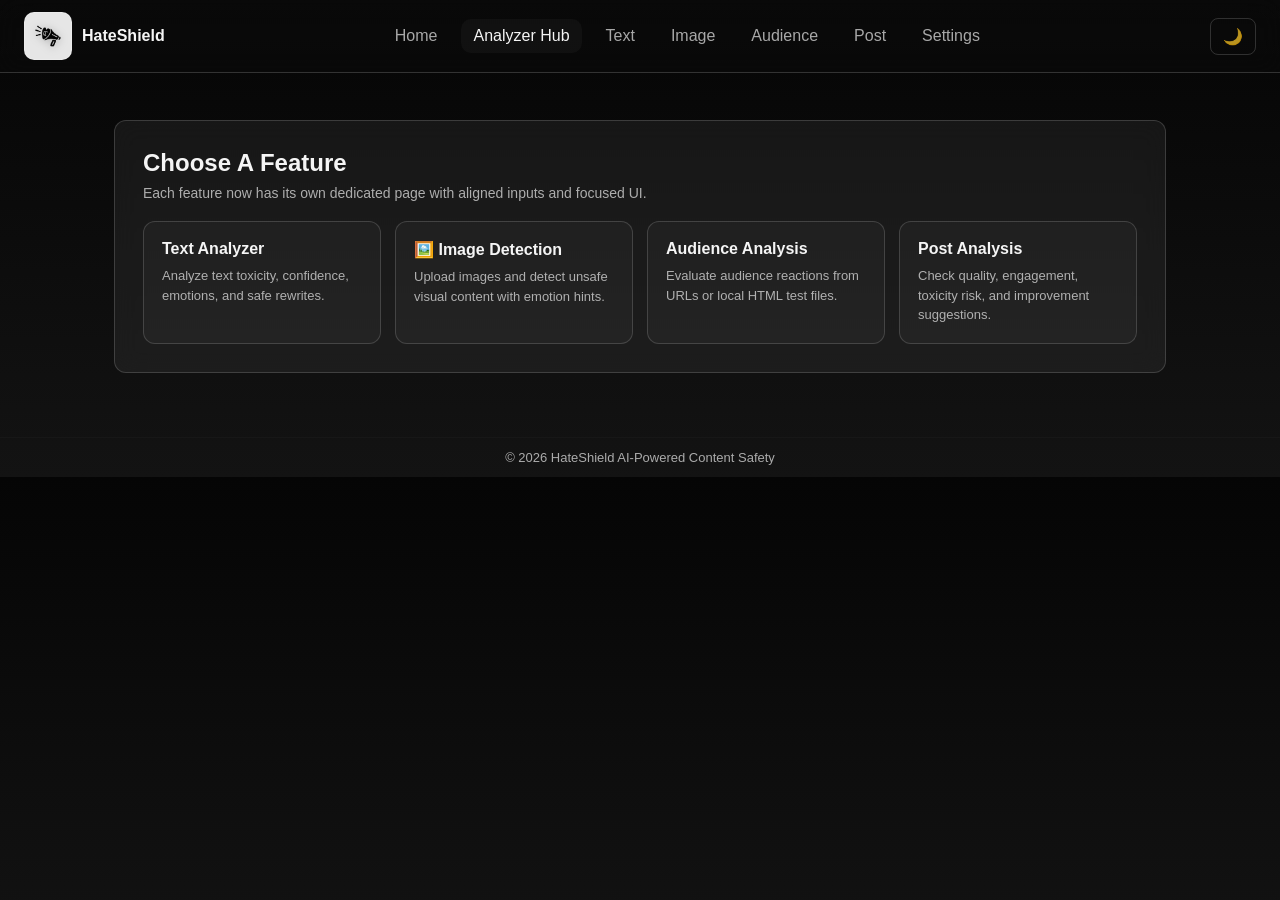
<file: frontend/dashboard.html>
﻿<!doctype html>
<html>
<head>
  <meta charset="utf-8" />
  <meta name="viewport" content="width=device-width,initial-scale=1" />
  <title>HateShield  Analyzer</title>
  <link rel="stylesheet" href="css/style.css">
  <link rel="stylesheet" href="css/animations.css">
  <style>
    .input-wrapper { position: relative; }
    .char-limit-warning { color: #ff9966; font-weight: 600; }
    .char-limit-error { color: #ff6b6b; font-weight: 600; }
    .quick-actions { display: flex; gap: 8px; margin-top: 12px; }
    .result-block { animation: slideUp 0.3s ease-out; }
    
    .classification-badge {
      display: inline-flex;
      align-items: center;
      gap: 6px;
    }
    
    .classification-badge::before {
      content: '';
      width: 8px;
      height: 8px;
      border-radius: 50%;
      display: inline-block;
    }
    
    .badge-safe::before {
      background: #4ade80;
      box-shadow: 0 0 8px #4ade80;
    }
    
    .badge-offensive::before {
      background: #fbbf24;
      box-shadow: 0 0 8px #fbbf24;
    }
    
    .badge-toxic::before,
    .badge-hate_speech::before {
      background: #f87171;
      box-shadow: 0 0 8px #f87171;
    }
    
    .badge-invalid::before {
      background: #94a3b8;
      box-shadow: 0 0 8px #94a3b8;
    }
    
    .emotion-bar {
      margin: 16px 0;
      padding: 12px;
      background: rgba(0,0,0,0.2);
      border-radius: 8px;
      transition: background 0.3s ease;
    }
    
    .sky-theme .emotion-bar {
      background: rgba(0,0,0,0.05);
    }
    
    .emotion-item {
      display: flex;
      align-items: center;
      margin: 8px 0;
      gap: 12px;
    }
    
    .emotion-label {
      min-width: 80px;
      font-size: 13px;
      color: var(--muted);
    }
    
    .emotion-progress {
      flex: 1;
      height: 8px;
      background: rgba(255,255,255,0.05);
      border-radius: 4px;
      overflow: hidden;
      position: relative;
      transition: background 0.3s ease;
    }
    
    .sky-theme .emotion-progress {
      background: rgba(0,0,0,0.1);
    }
    
    .emotion-fill {
      height: 100%;
      border-radius: 4px;
      transition: width 0.8s cubic-bezier(0.4, 0, 0.2, 1);
      width: 0%;
    }
    
    .emotion-value {
      min-width: 45px;
      text-align: right;
      font-size: 13px;
      font-weight: 700;
    }
    
    .copy-feedback {
      position: fixed;
      bottom: 80px;
      right: 28px;
      background: linear-gradient(135deg, var(--accent), var(--accent2));
      color: #052033;
      padding: 12px 20px;
      border-radius: 8px;
      font-weight: 600;
      box-shadow: 0 8px 24px rgba(0,0,0,0.3);
      animation: slideUp 0.3s ease-out;
      z-index: 50;
    }
    
    .sky-theme .copy-feedback {
      color: #fff;
    }
    
    .loading-spinner {
      display: inline-block;
      width: 14px;
      height: 14px;
      border: 2px solid rgba(5,32,51,0.3);
      border-top-color: #052033;
      border-radius: 50%;
      animation: spin 0.6s linear infinite;
    }
    
    .sky-theme .loading-spinner {
      border: 2px solid rgba(255,255,255,0.3);
      border-top-color: #fff;
    }
    
    @keyframes spin {
      to { transform: rotate(360deg); }
    }
    
    .history-section {
      margin-top: 20px;
      padding-top: 16px;
      border-top: 1px solid var(--glass-border);
    }
    
    .history-item {
      background: rgba(255,255,255,0.02);
      padding: 10px;
      border-radius: 8px;
      margin: 8px 0;
      cursor: pointer;
      transition: all 0.2s;
      border: 1px solid transparent;
    }
    
    .sky-theme .history-item {
      background: rgba(0,0,0,0.02);
    }
    
    .history-item:hover {
      background: rgba(255,255,255,0.05);
      border-color: var(--glass-border);
    }
    
    .sky-theme .history-item:hover {
      background: rgba(0,0,0,0.05);
    }
    
    .history-item-text {
      font-size: 13px;
      color: var(--muted);
      overflow: hidden;
      text-overflow: ellipsis;
      white-space: nowrap;
    }
    
    .history-item-badge {
      font-size: 11px;
      padding: 3px 8px;
      border-radius: 12px;
      background: rgba(255,255,255,0.05);
      display: inline-block;
      margin-top: 4px;
    }
    
    .sky-theme .history-item-badge {
      background: rgba(0,0,0,0.05);
    }
    
    .clear-btn {
      background: transparent;
      border: 1px solid rgba(255,255,255,0.1);
      color: #ff6b6b;
      padding: 6px 10px;
      border-radius: 6px;
      cursor: pointer;
      font-size: 12px;
      transition: all 0.2s;
    }
    
    .sky-theme .clear-btn {
      border: 1px solid rgba(0,0,0,0.2);
    }
    
    .clear-btn:hover {
      background: rgba(255,107,107,0.1);
      border-color: #ff6b6b;
    }

    .image-section {
      margin-top: 22px;
      padding-top: 18px;
      border-top: 1px solid var(--glass-border);
    }

    .image-upload-row {
      display: flex;
      gap: 12px;
      align-items: center;
      flex-wrap: wrap;
      margin-top: 16px;
    }

    #imageInput {
      flex: 1;
      min-width: 200px;
      padding: 10px 14px;
      border: 2px solid var(--glass-border);
      border-radius: 8px;
      background: rgba(255,255,255,0.05);
      color: var(--text-primary);
      font-size: 14px;
      transition: all 0.3s ease;
      cursor: pointer;
    }

    #imageInput:hover {
      border-color: var(--accent);
      background: rgba(52,152,219,0.1);
    }

    #imageInput:focus {
      outline: none;
      border-color: var(--accent);
      box-shadow: 0 0 0 3px rgba(52,152,219,0.2);
    }

    #imageInput::file-selector-button {
      padding: 8px 16px;
      margin-right: 12px;
      background: var(--accent);
      color: #fff;
      border: none;
      border-radius: 6px;
      cursor: pointer;
      font-weight: 600;
      transition: all 0.2s;
    }

    #imageInput::file-selector-button:hover {
      background: #2196F3;
      transform: translateY(-1px);
      box-shadow: 0 4px 12px rgba(52,152,219,0.3);
    }

    .image-preview-wrap {
      margin-top: 16px;
      display: none;
      padding: 16px;
      border-radius: 12px;
      border: 1px solid var(--glass-border);
      background: linear-gradient(135deg, rgba(255,255,255,0.08), rgba(255,255,255,0.04));
      animation: slideUp 0.4s ease-out;
    }

    .image-preview-wrap.active {
      display: block;
    }

    #imagePreview {
      width: 100%;
      max-height: 320px;
      object-fit: contain;
      border-radius: 8px;
      border: 1px solid var(--glass-border);
      background: rgba(0,0,0,0.3);
    }

    .image-result {
      margin-top: 20px;
      padding: 20px;
      border-radius: 12px;
      border: 1px solid var(--glass-border);
      background: linear-gradient(135deg, rgba(255,255,255,0.08), rgba(255,255,255,0.04));
      display: none;
      animation: slideUp 0.5s ease-out;
    }

    .image-result.active {
      display: block;
    }

    .image-result-head {
      display: flex;
      gap: 12px;
      align-items: center;
      flex-wrap: wrap;
    }

    .image-status {
      font-weight: 700;
      letter-spacing: 0.4px;
    }

    .image-status.safe {
      color: #4ade80;
    }

    .image-status.unsafe {
      color: #f87171;
    }

    .image-warning {
      margin-top: 8px;
      font-size: 12px;
      color: #fbbf24;
      display: none;
    }

    .audience-section {
      margin-top: 22px;
      padding-top: 18px;
      border-top: 1px solid var(--glass-border);
    }

    #audienceInput {
      width: 100%;
      min-height: 44px;
      margin-top: 10px;
      padding: 12px 14px;
      border-radius: 10px;
      border: 2px solid var(--glass-border);
      background: rgba(255,255,255,0.05);
      color: var(--text-primary);
      resize: none;
      font-family: inherit;
      font-size: 14px;
      transition: all 0.3s ease;
    }

    #audienceInput:hover {
      border-color: var(--accent);
      background: rgba(52,152,219,0.1);
    }

    #audienceInput:focus {
      outline: none;
      border-color: var(--accent);
      box-shadow: 0 0 0 3px rgba(52,152,219,0.2);
      background: rgba(255,255,255,0.08);
    }

    textarea, input[type="text"] {
      padding: 12px 14px !important;
      border: 2px solid var(--glass-border) !important;
      border-radius: 10px !important;
      background: rgba(255,255,255,0.05) !important;
      color: var(--text-primary) !important;
      font-family: inherit !important;
      font-size: 14px !important;
      transition: all 0.3s ease !important;
    }

    textarea:hover, input[type="text"]:hover {
      border-color: var(--accent) !important;
      background: rgba(52,152,219,0.1) !important;
    }

    textarea:focus, input[type="text"]:focus {
      outline: none !important;
      border-color: var(--accent) !important;
      box-shadow: 0 0 0 3px rgba(52,152,219,0.2) !important;
      background: rgba(255,255,255,0.08) !important;
    }

    textarea::placeholder, input[type="text"]::placeholder, input[type="url"]::placeholder, input[type="file"]::placeholder {
      color: rgba(255,255,255,0.4) !important;
      opacity: 1 !important;
    }
    }

    .audience-actions {
      display: flex;
      justify-content: flex-end;
      margin-top: 10px;
    }

    .audience-result {
      margin-top: 20px;
      padding: 20px;
      border-radius: 12px;
      border: 1px solid var(--glass-border);
      background: linear-gradient(135deg, rgba(255,255,255,0.08), rgba(255,255,255,0.04));
      display: none;
      animation: slideUp 0.5s ease-out;
    }

    .audience-result.active {
      display: block;
    }

    .audience-grid {
      display: grid;
      grid-template-columns: repeat(auto-fit, minmax(130px, 1fr));
      gap: 8px;
      margin-top: 10px;
    }

    .audience-metric {
      padding: 10px;
      border-radius: 8px;
      background: rgba(255,255,255,0.04);
      text-align: center;
    }

    .audience-value {
      font-size: 20px;
      font-weight: 800;
    }

    .audience-label {
      font-size: 12px;
      color: var(--muted);
      margin-top: 4px;
    }

    .post-analysis-section {
      margin-top: 28px;
      padding-top: 28px;
      border-top: 1px solid var(--glass-border);
    }

    .post-input-grid {
      display: grid;
      gap: 12px;
      margin: 16px 0;
    }

    .post-result {
      margin-top: 20px;
      padding: 20px;
      border-radius: 12px;
      border: 1px solid var(--glass-border);
      background: linear-gradient(135deg, rgba(255,255,255,0.08), rgba(255,255,255,0.04));
      display: none;
      animation: slideUp 0.5s ease-out;
    }

    .post-result.active {
      display: block;
    }

    .verdict-badge {
      display: inline-block;
      padding: 8px 16px;
      border-radius: 8px;
      font-weight: 700;
      font-size: 14px;
      margin-bottom: 16px;
    }

    .verdict-approved {
      background: rgba(16, 185, 129, 0.2);
      color: #10b981;
      border: 1px solid #10b981;
    }

    .verdict-revision {
      background: rgba(239, 68, 68, 0.2);
      color: #ef4444;
      border: 1px solid #ef4444;
    }

    .score-grid {
      display: grid;
      grid-template-columns: repeat(auto-fit, minmax(140px, 1fr));
      gap: 12px;
      margin: 16px 0;
    }

    .score-card {
      padding: 14px;
      border-radius: 8px;
      background: rgba(255,255,255,0.04);
      text-align: center;
    }

    .score-value {
      font-size: 28px;
      font-weight: 800;
      margin: 4px 0;
    }

    .score-label {
      font-size: 12px;
      color: var(--muted);
      text-transform: uppercase;
      letter-spacing: 0.5px;
    }

    .suggestions-list {
      margin: 16px 0;
    }

    .suggestion-item {
      padding: 12px;
      margin: 8px 0;
      border-radius: 8px;
      border-left: 3px solid;
      background: rgba(255,255,255,0.03);
    }

    .suggestion-critical {
      border-color: #ef4444;
      background: rgba(239, 68, 68, 0.1);
    }

    .suggestion-medium {
      border-color: #f59e0b;
      background: rgba(245, 158, 11, 0.1);
    }

    .suggestion-low {
      border-color: #6b7280;
      background: rgba(107, 114, 128, 0.1);
    }

    .comparison-bar {
      display: flex;
      height: 32px;
      border-radius: 8px;
      overflow: hidden;
      margin: 12px 0;
      background: rgba(255,255,255,0.05);
    }

    .bar-engagement {
      background: linear-gradient(135deg, #10b981, #059669);
      display: flex;
      align-items: center;
      justify-content: center;
      color: white;
      font-size: 11px;
      font-weight: 700;
    }

    .bar-toxicity {
      background: linear-gradient(135deg, #ef4444, #dc2626);
      display: flex;
      align-items: center;
      justify-content: center;
      color: white;
      font-size: 11px;
      font-weight: 700;
    }

    .hub-mode .page-grid {
      display: none !important;
    }

    .hub-card {
      max-width: 1100px;
      margin: 0 auto;
      padding: 28px;
    }

    .hub-title {
      margin: 0 0 8px;
    }

    .hub-subtitle {
      color: var(--muted);
      margin: 0 0 20px;
      font-size: 14px;
    }

    .hub-grid {
      display: grid;
      grid-template-columns: repeat(auto-fit, minmax(220px, 1fr));
      gap: 14px;
    }

    .hub-link {
      display: block;
      text-decoration: none;
      color: inherit;
      background: rgba(255,255,255,0.03);
      border: 1px solid var(--glass-border);
      border-radius: 12px;
      padding: 18px;
      transition: all 0.2s ease;
    }

    .hub-link:hover {
      border-color: var(--accent);
      background: rgba(52,152,219,0.1);
      transform: translateY(-2px);
    }

    .hub-link h3 {
      margin: 0 0 8px;
      font-size: 16px;
    }

    .hub-link p {
      margin: 0;
      color: var(--muted);
      font-size: 13px;
      line-height: 1.5;
    }
  </style>
</head>
<body class="slide-up hub-mode">
  <nav class="glass-nav">
    <div class="logo" onclick="location.href='index.html'"><div class="logo-mark"><img src="assets/logo.png" alt="HateShield logo"></div><div class="logo-text">HateShield</div></div>
    <div class="nav-center">
      <a class="nav-link" href="index.html">Home</a>
      <a class="nav-link active" href="dashboard.html">Analyzer Hub</a>
      <a class="nav-link" href="text-analyzer.html">Text</a>
      <a class="nav-link" href="image-detection.html">Image</a>
      <a class="nav-link" href="audience-analysis.html">Audience</a>
      <a class="nav-link" href="post-analysis.html">Post</a>
      <a class="nav-link" href="settings.html">Settings</a>
    </div>
    <div class="nav-right">
      <button id="themeToggle" class="icon-btn" onclick="toggleTheme()">🌙</button>
    </div>
  </nav>

  <main class="container">
    <section class="glass-card hub-card">
      <h2 class="hub-title">Choose A Feature</h2>
      <p class="hub-subtitle">Each feature now has its own dedicated page with aligned inputs and focused UI.</p>
      <div class="hub-grid">
        <a class="hub-link" href="text-analyzer.html">
          <h3> Text Analyzer</h3>
          <p>Analyze text toxicity, confidence, emotions, and safe rewrites.</p>
        </a>
        <a class="hub-link" href="image-detection.html">
          <h3>🖼️ Image Detection</h3>
          <p>Upload images and detect unsafe visual content with emotion hints.</p>
        </a>
        <a class="hub-link" href="audience-analysis.html">
          <h3> Audience Analysis</h3>
          <p>Evaluate audience reactions from URLs or local HTML test files.</p>
        </a>
        <a class="hub-link" href="post-analysis.html">
          <h3> Post Analysis</h3>
          <p>Check quality, engagement, toxicity risk, and improvement suggestions.</p>
        </a>
      </div>
    </section>

    <div class="page-grid">
      <section class="glass-card big-card">
        <div id="image-section" class="image-section">
          <h2 style="margin-top: 0;">🖼️ Image Detection</h2>
          <p class="muted" style="font-size: 13px; margin: 0;">Detect hate, offensive meaning, or negative emotions from images and memes.</p>

          <div class="image-upload-row">
            <input id="imageInput" type="file" accept="image/*" onchange="previewSelectedImage()" />
            <button class="primary-btn" id="analyzeImageBtn" onclick="analyzeImage()">🖼️ Analyze Image</button>
          </div>

          <div id="imagePreviewWrap" class="image-preview-wrap">
            <img id="imagePreview" alt="Selected image preview" />
          </div>

          <div id="imageResult" class="image-result">
            <div class="image-result-head">
              <span id="imageStatus" class="image-status">SAFE</span>
              <span id="imageEmotion" class="muted">Emotion: neutral</span>
            </div>
            <div id="imageMeta" class="muted" style="margin-top: 8px; font-size: 13px;"></div>
            <div id="imageWarning" class="image-warning"></div>
          </div>
        </div>

        <div id="audience-section" class="audience-section">
          <h2> Audience Reaction Analysis</h2>
          <p class="muted" style="font-size: 13px; margin: 0 0 8px 0;">Paste a post link. HateShield will read available comments and analyze audience reaction.</p>
          <p class="muted" style="font-size: 12px; margin: 0 0 8px 0; padding: 8px; background: rgba(52,152,219,0.1); border-radius: 6px; border-left: 3px solid #3498db;">
             <strong>Test Files Available:</strong> <code>test_positive.html</code>, <code>test_negative.html</code>, <code>test_neutral.html</code><br>
            Open any test file in browser, copy its file:/// URL, and paste here.<br>
            <span style="font-size: 11px;">ℹ️ Social media (LinkedIn, Facebook, Twitter) require login and won't work. Use public blogs/forums instead.</span>
          </p>

          <input id="audienceInput" type="url" placeholder="Paste post URL or file:/// path from test files" />

          <div class="audience-actions">
            <button class="primary-btn" id="analyzeAudienceBtn" onclick="analyzeAudienceReaction()"> Analyze Post Audience</button>
          </div>

          <div id="audienceResult" class="audience-result">
            <div class="image-result-head">
              <span id="dominantEmotionText" class="image-status safe">Dominant: neutral</span>
              <span id="audienceMeta" class="muted"></span>
            </div>
            <div class="audience-grid">
              <div class="audience-metric">
                <div id="positivePercent" class="audience-value">0%</div>
                <div class="audience-label">Positive</div>
              </div>
              <div class="audience-metric">
                <div id="negativePercent" class="audience-value">0%</div>
                <div class="audience-label">Negative</div>
              </div>
              <div class="audience-metric">
                <div id="neutralPercent" class="audience-value">0%</div>
                <div class="audience-label">Neutral</div>
              </div>
            </div>
          </div>
        </div>

        <div id="post-section" class="post-analysis-section">
          <h2> Post Analysis</h2>
          <p class="muted" style="font-size: 13px; margin: 0 0 8px 0;">Analyze your social media content before posting. Get quality checks, engagement predictions, and toxicity risk assessment.</p>

          <div class="post-input-grid">
            <div class="input-wrapper">
              <label style="font-size: 12px; color: var(--muted); display: block; margin-bottom: 4px;">Caption</label>
              <textarea id="postCaption" placeholder="Enter your post caption..." style="min-height: 60px;"></textarea>
            </div>

            <div class="input-wrapper">
              <label style="font-size: 12px; color: var(--muted); display: block; margin-bottom: 4px;">Hashtags</label>
              <input id="postHashtags" type="text" placeholder="#example #socialmedia #content" />
            </div>

            <div class="input-wrapper">
              <label style="font-size: 12px; color: var(--muted); display: block; margin-bottom: 4px;">Description / Additional Content</label>
              <textarea id="postDescription" placeholder="Reel description or additional post content..." style="min-height: 60px;"></textarea>
            </div>

            <div class="input-wrapper">
              <label style="font-size: 12px; color: var(--muted); display: block; margin-bottom: 4px;">Target Audience (Optional)</label>
              <input id="postAudience" type="text" placeholder="e.g., Young adults, Tech enthusiasts, Parents" />
            </div>
          </div>

          <div style="display: flex; gap: 12px; margin-top: 12px;">
            <button class="primary-btn" id="analyzePostBtn" onclick="analyzePost()"> Analyze Post</button>
            <button class="secondary-btn" onclick="clearPostForm()">🗑️ Clear</button>
          </div>

          <div id="postResult" class="post-result">
            <div id="postVerdict" class="verdict-badge verdict-approved"> APPROVED FOR POSTING</div>
            
            <div class="score-grid">
              <div class="score-card">
                <div class="score-label">Quality Score</div>
                <div id="qualityScore" class="score-value" style="color: #3b82f6;">0</div>
              </div>
              <div class="score-card">
                <div class="score-label">Engagement</div>
                <div id="engagementScore" class="score-value" style="color: #10b981;">0</div>
              </div>
              <div class="score-card">
                <div class="score-label">Risk Level</div>
                <div id="riskLevel" class="score-value" style="color: #6b7280;">LOW</div>
              </div>
            </div>

            <div style="margin: 20px 0;">
              <h4 style="margin: 0 0 8px 0; font-size: 14px;">Engagement vs Toxicity</h4>
              <div class="comparison-bar">
                <div id="engagementBar" class="bar-engagement" style="width: 50%;">Engagement 50%</div>
                <div id="toxicityBar" class="bar-toxicity" style="width: 50%;">Risk 50%</div>
              </div>
            </div>

            <div id="suggestionsContainer" class="suggestions-list">
              <h4 style="margin: 0 0 12px 0; font-size: 14px;"> Suggestions for Improvement</h4>
              <!-- Suggestions will be dynamically inserted here -->
            </div>

            <div style="margin-top: 20px; display: flex; gap: 12px;">
              <button class="primary-btn" onclick="downloadPostReport()"> Download Report</button>
              <button class="secondary-btn" onclick="clearPostForm()"> Analyze Another</button>
            </div>
          </div>
        </div>

        <div id="text-section" class="text-analyzer-section">
          <h2> Text Analyzer</h2>
          <p class="muted">Paste any comment below. HateShield will analyze it instantly and provide a safe rewrite.</p>
          
          <div class="input-wrapper">
            <textarea 
              id="inputText" 
              placeholder="Type or paste a comment here... (e.g., social media posts, comments, messages)"
              maxlength="5000"
            ></textarea>
          </div>

          <div id="validationWarning" class="warning-message" style="display: none;">
            <span>⚠️</span>
            <span id="warningText"></span>
          </div>

          <div class="controls">
            <div>
              <span class="charcount" id="charcount">0 / 5000 chars</span>
            </div>
            <div class="quick-actions">
              <button class="outline-btn" onclick="clearText()" title="Clear text">
                🗑️ Clear
              </button>
              <button class="outline-btn" onclick="setExampleText('You are so dumb and useless!')">
                 Example
              </button>
              <button class="primary-btn" id="analyzeBtn" onclick="analyzeComment()">
                🛡️ Analyze & Shield
              </button>
            </div>
          </div>

          <div id="analysisResult" class="result-block visually-hidden">
            <div class="result-head">
              <div class="classification-badge badge" id="resultBadge">SAFE</div>
              <div class="muted" id="resultMeta">Confidence: 0%  Processed in 0ms</div>
            </div>

            <div class="result-body">
              <div id="emotionBar" class="emotion-bar">
                <h4 style="margin: 0 0 12px 0; font-size: 14px;">Emotion Scale (Before Rewrite)</h4>
                <div class="emotion-item">
                  <span class="emotion-label"> Anger</span>
                  <div class="emotion-progress">
                    <div class="emotion-fill" id="anger-fill" style="background: #f87171;"></div>
                  </div>
                  <span class="emotion-value" id="anger-value">0%</span>
                </div>
                <div class="emotion-item">
                  <span class="emotion-label"> Joy</span>
                  <div class="emotion-progress">
                    <div class="emotion-fill" id="joy-fill" style="background: #4ade80;"></div>
                  </div>
                  <span class="emotion-value" id="joy-value">0%</span>
                </div>
                <div class="emotion-item">
                  <span class="emotion-label"> Sadness</span>
                  <div class="emotion-progress">
                    <div class="emotion-fill" id="sadness-fill" style="background: #60a5fa;"></div>
                  </div>
                  <span class="emotion-value" id="sadness-value">0%</span>
                </div>
                <div class="emotion-item">
                  <span class="emotion-label"> Fear</span>
                  <div class="emotion-progress">
                    <div class="emotion-fill" id="fear-fill" style="background: #a78bfa;"></div>
                  </div>
                  <span class="emotion-value" id="fear-value">0%</span>
                </div>
                <div class="emotion-item">
                  <span class="emotion-label"> Disgust</span>
                  <div class="emotion-progress">
                    <div class="emotion-fill" id="disgust-fill" style="background: #34d399;"></div>
                  </div>
                  <span class="emotion-value" id="disgust-value">0%</span>
                </div>
              </div>
              
              <div class="rewrite-section">
                <h4> Safe Rewrite</h4>
                <div id="rewrittenText" class="rewritten"></div>
                <div class="rewrite-actions">
                  <button class="outline-btn" onclick="copyRewrite()"> Copy Rewrite</button>
                  <button class="outline-btn" onclick="useRewrite()">✅ Use This Version</button>
                </div>
              </div>
            </div>
          </div>
        </div>
      </section>

      <aside class="glass-card side-card">
        <h3> Quick Tips</h3>
        <ul class="tips">
          <li>Type or paste any text to analyze</li>
          <li>Analyze text instantly with one click</li>
          <li>Copy the safe rewrite with one click</li>
          <li>View emotional tone analysis</li>
        </ul>
        
        <hr />
        
        <h4> Try Examples</h4>
        <div class="example-list">
          <button class="chip" onclick="setExampleText('You are so dumb and useless!')">Offensive</button>
          <button class="chip" onclick="setExampleText('I disagree with your approach, but good effort.')">Respectful</button>
          <button class="chip" onclick="setExampleText('People like you do not belong here.')">Hate Speech</button>
          <button class="chip" onclick="setExampleText('Great work on this project!')">Positive</button>
          <button class="chip" onclick="setExampleText('I can see your point, but let\'s discuss this respectfully.')">Constructive</button>
          <button class="chip" onclick="setExampleText('Your idea is terrible and nobody wants it.')">Harsh Criticism</button>
          <button class="chip" onclick="setExampleText('Thanks for sharing this update, it was helpful.')">Supportive</button>
        </div>

        <div class="history-section">
          <div style="display: flex; justify-content: space-between; align-items: center; margin-bottom: 8px;">
            <h4 style="margin: 0;"> Recent Analyses</h4>
            <button class="clear-btn" onclick="clearHistory()">Clear</button>
          </div>
          <div id="historyList">
            <p class="muted" style="font-size: 13px; text-align: center;">No analyses yet</p>
          </div>
        </div>
      </aside>
    </div>
  </main>
  
  <footer class="glass-footer">© 2026 HateShield  AI-Powered Content Safety</footer>

  <script src="js/sfx.js"></script>
  <script>
    // Load theme on page load
    window.addEventListener('DOMContentLoaded', () => {
      loadTheme();
      updateCharCount();
      loadHistory();
    });

    function loadTheme() {
      const settings = getSettings();
      const isDark = settings.darkMode !== false;
      applyTheme(isDark);
    }

    function getSettings() {
      try {
        const saved = localStorage.getItem('hs_settings');
        if (saved) {
          return JSON.parse(saved);
        }
      } catch (e) {
        console.error('Failed to parse settings:', e);
      }
      
      // Return default settings with auto-detected backend URL
      let defaultBackendUrl = 'http://127.0.0.1:5000';
      if (window.location.hostname !== 'localhost' && window.location.hostname !== '127.0.0.1') {
        defaultBackendUrl = window.location.origin;
      }
      
      return {
        darkMode: true,
        backendUrl: defaultBackendUrl
      };
    }

    function applyTheme(isDark) {
      const themeBtn = document.getElementById('themeToggle');
      const html = document.documentElement;
      const body = document.body;
      
      if (isDark) {
        html.classList.remove('sky-theme');
        body.classList.remove('sky-theme');
        if (themeBtn) themeBtn.textContent = '🌙';
      } else {
        html.classList.add('sky-theme');
        body.classList.add('sky-theme');
        if (themeBtn) themeBtn.textContent = '☀️';
      }
    }

    function toggleTheme() {
      const isLight = document.documentElement.classList.contains('sky-theme');
      const isDark = isLight;
      applyTheme(isDark);
      
      const settings = getSettings();
      settings.darkMode = isDark;
      localStorage.setItem('hs_settings', JSON.stringify(settings));
      
      showFeedback(newIsDark ? 'Silver + Black theme enabled' : 'Sky Blue + Black theme enabled');
      if (typeof playSfx === 'function') playSfx('toggle');
    }

    function validateInput(text) {
      const validationWarning = document.getElementById('validationWarning');
      const warningText = document.getElementById('warningText');
      
      // Check if only numbers
      const onlyNumbers = /^[0-9\s\.\,\-\+\=\(\)\[\]\{\}\/\\\:\;]+$/.test(text);
      
      if (onlyNumbers) {
        validationWarning.style.display = 'flex';
        warningText.textContent = 'Input contains only numbers. Please provide meaningful text for analysis.';
        return false;
      }
      
      // Check minimum length
      if (text.length < 3) {
        validationWarning.style.display = 'flex';
        warningText.textContent = 'Input is too short. Please provide at least 3 characters.';
        return false;
      }
      
      validationWarning.style.display = 'none';
      return true;
    }

    function applyAnalysisResult(data, originalText) {
      const resultBox = document.getElementById('analysisResult');
      const badge = document.getElementById('resultBadge');
      const meta = document.getElementById('resultMeta');
      const rewritten = document.getElementById('rewrittenText');

      // Check for validation warnings from backend
      if (data.warning) {
        const validationWarning = document.getElementById('validationWarning');
        const warningText = document.getElementById('warningText');
        validationWarning.style.display = 'flex';
        warningText.textContent = data.warning;
        resultBox.classList.add('visually-hidden');
        return false;
      }

      const classification = (data.classification || 'safe').toLowerCase();
      badge.innerText = classification.toUpperCase().replace('_', ' ');
      badge.className = `classification-badge badge badge-${classification}`;

      meta.innerText = `Confidence: ${data.confidence}%  Processed in ${data.processing_time_ms || 0}ms`;
      rewritten.innerText = data.rewritten_text || '';

      if (data.emotions) {
        setTimeout(() => updateEmotions(data.emotions), 100);
      }

      resultBox.classList.remove('visually-hidden');
      saveToHistory(originalText, classification, data.confidence);

      setTimeout(() => {
        resultBox.scrollIntoView({ behavior: 'smooth', block: 'nearest' });
      }, 100);

      if (typeof playSfx === 'function') playSfx('success');

      return true;
    }

    async function analyzeComment() {
      const textEl = document.getElementById('inputText');
      const analyzeBtn = document.getElementById('analyzeBtn');

      const text = textEl.value.trim();
      if (!text) { 
        showFeedback('⚠️ Please enter text to analyze', 'warning');
        return; 
      }

      // Validate input
      if (!validateInput(text)) {
        return;
      }

      if (typeof playSfx === 'function') playSfx('click');

      analyzeBtn.disabled = true;
      analyzeBtn.innerHTML = '<span class="loading-spinner"></span> Analyzing...';

      resetEmotions();

      try {
        const settings = getSettings();
        const backendUrl = settings.backendUrl || 'http://127.0.0.1:5000';
        
        const resp = await fetch(backendUrl + '/analyze', {
          method:'POST',
          headers:{'Content-Type':'application/json'},
          body: JSON.stringify({ text })
        });
        
        if (!resp.ok) throw new Error('Network response was not ok');
        const data = await resp.json();
        applyAnalysisResult(data, text);
        
      } catch (e) {
        showFeedback('❌ Failed to connect to backend. Check the backend URL in Settings.', 'error');
        console.error(e);
        if (typeof playSfx === 'function') playSfx('error');
      } finally {
        analyzeBtn.disabled = false;
        analyzeBtn.innerHTML = '🛡️ Analyze & Shield';
      }
    }

    function previewSelectedImage() {
      const imageInput = document.getElementById('imageInput');
      const previewWrap = document.getElementById('imagePreviewWrap');
      const preview = document.getElementById('imagePreview');
      const result = document.getElementById('imageResult');

      const file = imageInput?.files?.[0];
      if (!file) {
        previewWrap.classList.remove('active');
        result.classList.remove('active');
        return;
      }

      const objectUrl = URL.createObjectURL(file);
      preview.src = objectUrl;
      preview.onload = () => URL.revokeObjectURL(objectUrl);
      previewWrap.classList.add('active');
      result.classList.remove('active');
    }

    async function analyzeImage() {
      const imageInput = document.getElementById('imageInput');
      const analyzeBtn = document.getElementById('analyzeImageBtn');
      const result = document.getElementById('imageResult');
      const status = document.getElementById('imageStatus');
      const emotion = document.getElementById('imageEmotion');
      const meta = document.getElementById('imageMeta');
      const warning = document.getElementById('imageWarning');

      const file = imageInput?.files?.[0];
      if (!file) {
        showFeedback('⚠️ Please select an image first', 'warning');
        return;
      }

      const hasImageMime = !!file.type && file.type.startsWith('image/');
      const hasImageExt = /\.(png|jpe?g|webp|gif|bmp)$/i.test(file.name || '');
      if (!hasImageMime && !hasImageExt) {
        showFeedback('⚠️ Please choose a valid image file', 'warning');
        return;
      }

      if (file.size > 10 * 1024 * 1024) {
        showFeedback('⚠️ Image is too large. Max allowed size is 10MB.', 'warning');
        return;
      }

      if (typeof playSfx === 'function') playSfx('click');

      analyzeBtn.disabled = true;
      analyzeBtn.innerHTML = '<span class="loading-spinner"></span> Scanning...';

      try {
        const settings = getSettings();
        const backendUrl = settings.backendUrl || 'http://127.0.0.1:5000';
        const formData = new FormData();
        formData.append('image', file);

        const resp = await fetch(backendUrl + '/analyze_image', {
          method: 'POST',
          body: formData
        });

        let data;
        try {
          data = await resp.json();
        } catch (parseError) {
          throw new Error(`Image API returned invalid response (HTTP ${resp.status})`);
        }
        if (!resp.ok || data.error) {
          throw new Error(data.error || 'Image analysis failed');
        }

        const rawStatus = (data.status || data.classification || 'safe').toLowerCase();
        const unsafeStates = ['unsafe', 'offensive', 'toxic', 'hate_speech', 'hate'];
        const isUnsafe = unsafeStates.includes(rawStatus);
        status.textContent = isUnsafe ? 'UNSAFE' : 'SAFE';
        status.className = `image-status ${isUnsafe ? 'unsafe' : 'safe'}`;

        const detectedEmotion = (data.emotion || data.dominant_emotion || 'neutral').toLowerCase();
        emotion.textContent = `Emotion: ${detectedEmotion}`;
        const confidence = Number(data.confidence ?? data.score ?? 0);
        meta.textContent = `Confidence: ${confidence}%  Processed in ${data.processing_time_ms || 0}ms`;

        if (data.warning) {
          warning.style.display = 'block';
          warning.textContent = `⚠️ ${data.warning}`;
        } else {
          warning.style.display = 'none';
          warning.textContent = '';
        }

        result.style.display = '';
        result.classList.add('active');
        result.scrollIntoView({ behavior: 'smooth', block: 'nearest' });
        showFeedback(' Image analysis complete!');
        if (typeof playSfx === 'function') playSfx('success');
      } catch (e) {
        showFeedback(`❌ ${e.message || 'Failed to analyze image. Check backend and dependencies.'}`, 'error');
        console.error(e);
        if (typeof playSfx === 'function') playSfx('error');
      } finally {
        analyzeBtn.disabled = false;
        analyzeBtn.innerHTML = '🖼️ Analyze Image';
      }
    }

    async function analyzeAudienceReaction() {
      const audienceInput = document.getElementById('audienceInput');
      const analyzeBtn = document.getElementById('analyzeAudienceBtn');
      const result = document.getElementById('audienceResult');
      const dominant = document.getElementById('dominantEmotionText');
      const meta = document.getElementById('audienceMeta');
      const positive = document.getElementById('positivePercent');
      const negative = document.getElementById('negativePercent');
      const neutral = document.getElementById('neutralPercent');

      const postUrl = (audienceInput?.value || '').trim();
      if (!postUrl) {
        showFeedback('⚠️ Please enter a post link or file path', 'warning');
        return;
      }

      let parsedUrl;
      try {
        parsedUrl = new URL(postUrl);
      } catch (e) {
        parsedUrl = null;
      }

      const validProtocols = ['http:', 'https:', 'file:'];
      if (!parsedUrl || !validProtocols.includes(parsedUrl.protocol)) {
        showFeedback('⚠️ Please enter a valid URL (http://, https://, or file:///)', 'warning');
        return;
      }

      analyzeBtn.disabled = true;
      analyzeBtn.innerHTML = '<span class="loading-spinner"></span> Analyzing...';

      try {
        const settings = getSettings();
        const backendUrl = settings.backendUrl || 'http://127.0.0.1:5000';

        // Send URL to backend - it will handle both http/https and file:// URLs
        const resp = await fetch(backendUrl + '/analyze_audience', {
          method: 'POST',
          headers: { 'Content-Type': 'application/json' },
          body: JSON.stringify({ post_url: postUrl })
        });

        const data = await resp.json();
        if (!resp.ok || data.error) {
          throw new Error(data.error || 'Audience analysis failed');
        }

        positive.textContent = `${data.positive_percent || 0}%`;
        negative.textContent = `${data.negative_percent || 0}%`;
        neutral.textContent = `${data.neutral_percent || 0}%`;

        const dominantLabel = (data.dominant_emotion || 'neutral').toLowerCase();
        dominant.textContent = `Dominant: ${dominantLabel}`;
        dominant.className = `image-status ${dominantLabel === 'anger' ? 'unsafe' : 'safe'}`;

        meta.textContent = `${data.analyzed_comments || 0}/${data.total_comments || 0} comments analyzed  ${data.processing_time_ms || 0}ms`;
        result.classList.add('active');
        result.scrollIntoView({ behavior: 'smooth', block: 'nearest' });

        showFeedback(' Audience reaction analysis complete!');
        if (typeof playSfx === 'function') playSfx('success');
      } catch (e) {
        showFeedback(` ${e.message || 'Failed to analyze audience reaction'}`, 'error');
        console.error(e);
        if (typeof playSfx === 'function') playSfx('error');
      } finally {
        analyzeBtn.disabled = false;
        analyzeBtn.innerHTML = ' Analyze Post Audience';
      }
    }

    async function analyzePost() {
      const analyzeBtn = document.getElementById('analyzePostBtn');
      const result = document.getElementById('postResult');
      const verdict = document.getElementById('postVerdict');
      const qualityScore = document.getElementById('qualityScore');
      const engagementScore = document.getElementById('engagementScore');
      const riskLevel = document.getElementById('riskLevel');
      const engagementBar = document.getElementById('engagementBar');
      const toxicityBar = document.getElementById('toxicityBar');
      const suggestionsContainer = document.getElementById('suggestionsContainer');

      const caption = document.getElementById('postCaption').value.trim();
      const hashtags = document.getElementById('postHashtags').value.trim();
      const description = document.getElementById('postDescription').value.trim();
      const target_audience = document.getElementById('postAudience').value.trim();

      if (!caption && !hashtags && !description) {
        showFeedback('⚠️ Please enter at least one content field (caption, hashtags, or description)', 'warning');
        return;
      }

      analyzeBtn.disabled = true;
      analyzeBtn.innerHTML = '<span class="loading-spinner"></span> Analyzing...';

      try {
        const settings = getSettings();
        const backendUrl = settings.backendUrl || 'http://127.0.0.1:5000';

        const resp = await fetch(backendUrl + '/analyze_post', {
          method: 'POST',
          headers: { 'Content-Type': 'application/json' },
          body: JSON.stringify({ caption, hashtags, description, target_audience })
        });

        const data = await resp.json();
        if (!resp.ok || data.error) {
          throw new Error(data.error || 'Post analysis failed');
        }

        // Store report data globally for download
        window.lastPostReport = data.report;

        // Update verdict
        if (data.is_good_content) {
          verdict.textContent = ' APPROVED FOR POSTING';
          verdict.className = 'verdict-badge verdict-approved';
        } else {
          verdict.textContent = ' NEEDS REVISION';
          verdict.className = 'verdict-badge verdict-revision';
        }

        // Update scores
        qualityScore.textContent = data.quality_score || 0;
        engagementScore.textContent = data.engagement_score || 0;
        riskLevel.textContent = data.risk_level || 'LOW';
        riskLevel.style.color = data.risk_color || '#10b981';

        // Update comparison bar
        const engScore = data.engagement_score || 0;
        const toxScore = data.comparison.toxicity_risk || 0;
        const total = engScore + toxScore || 1;
        const engPercent = Math.round((engScore / total) * 100);
        const toxPercent = 100 - engPercent;

        engagementBar.style.width = `${engPercent}%`;
        toxicityBar.style.width = `${toxPercent}%`;
        engagementBar.textContent = `Engagement ${engScore}`;
        toxicityBar.textContent = `Risk ${toxScore}`;

        // Display suggestions
        if (data.suggestions && data.suggestions.length > 0) {
          let suggestionsHTML = '<h4 style="margin: 0 0 12px 0; font-size: 14px;"> Suggestions for Improvement</h4>';
          data.suggestions.forEach(sug => {
            const priorityClass = `suggestion-${sug.priority}`;
            const icon = sug.priority === 'critical' ? '🚨' : (sug.priority === 'medium' ? '⚠️' : '💡');
            suggestionsHTML += `
              <div class="suggestion-item ${priorityClass}">
                ${icon} <strong>${sug.category}:</strong> ${sug.message}
              </div>
            `;
          });
          suggestionsContainer.innerHTML = suggestionsHTML;
        } else {
          suggestionsContainer.innerHTML = `
            <h4 style="margin: 0 0 12px 0; font-size: 14px;"> Suggestions for Improvement</h4>
            <div class="suggestion-item" style="border-color: #10b981; background: rgba(16, 185, 129, 0.1);">
               Your content looks great! Ready to post.
            </div>
          `;
        }

        result.classList.add('active');
        result.scrollIntoView({ behavior: 'smooth', block: 'nearest' });

        showFeedback(' Post analysis complete!');
        if (typeof playSfx === 'function') playSfx('success');
      } catch (e) {
        showFeedback(` ${e.message || 'Failed to analyze post'}`, 'error');
        console.error(e);
        if (typeof playSfx === 'function') playSfx('error');
      } finally {
        analyzeBtn.disabled = false;
        analyzeBtn.innerHTML = ' Analyze Post';
      }
    }

    function clearPostForm() {
      document.getElementById('postCaption').value = '';
      document.getElementById('postHashtags').value = '';
      document.getElementById('postDescription').value = '';
      document.getElementById('postAudience').value = '';
      const result = document.getElementById('postResult');
      if (result) {
        result.classList.remove('active');
        result.style.display = '';
      }
      showFeedback('🗑️ Form cleared');
    }

    function downloadPostReport() {
      const report = window.lastPostReport;
      if (!report) {
        showFeedback('⚠️ No report available to download', 'warning');
        return;
      }

      const reportText = `

       HATESHIELD POST ANALYSIS


ANALYSIS DATE: ${report.timestamp}
VERDICT: ${report.verdict}


CONTENT ANALYZED


CAPTION:
${report.caption || 'N/A'}

HASHTAGS:
${report.hashtags || 'N/A'}

DESCRIPTION:
${report.description || 'N/A'}


ANALYSIS RESULTS


Quality Score: ${document.getElementById('qualityScore').textContent}/100
Engagement Score: ${document.getElementById('engagementScore').textContent}/100
Risk Level: ${document.getElementById('riskLevel').textContent}

Recommendation: ${report.verdict === 'APPROVED' ? 'Safe to post' : 'Review and revise before posting'}


         Generated by HateShield
      AI-Powered Content Safety

`.trim();

      const blob = new Blob([reportText], { type: 'text/plain' });
      const url = URL.createObjectURL(blob);
      const a = document.createElement('a');
      a.href = url;
      a.download = `HateShield_PostAnalysis_${Date.now()}.txt`;
      document.body.appendChild(a);
      a.click();
      document.body.removeChild(a);
      URL.revokeObjectURL(url);

      showFeedback(' Report downloaded successfully!');
      if (typeof playSfx === 'function') playSfx('success');
    }

    function resetEmotions() {
      const emotions = ['anger', 'joy', 'sadness', 'fear', 'disgust'];
      emotions.forEach(emotion => {
        const fill = document.getElementById(`${emotion}-fill`);
        const valueEl = document.getElementById(`${emotion}-value`);
        if (fill) fill.style.width = '0%';
        if (valueEl) valueEl.textContent = '0%';
      });
    }

    function updateEmotions(emotions) {
      const emotionTypes = ['anger', 'joy', 'sadness', 'fear', 'disgust'];
      emotionTypes.forEach(emotion => {
        const value = emotions[emotion] || 0;
        const fill = document.getElementById(`${emotion}-fill`);
        const valueEl = document.getElementById(`${emotion}-value`);
        
        if (fill && valueEl) {
          fill.style.transition = 'none';
          fill.style.width = '0%';
          fill.offsetHeight;
          fill.style.transition = 'width 0.8s cubic-bezier(0.4, 0, 0.2, 1)';
          fill.style.width = value + '%';
          valueEl.textContent = value + '%';
        }
      });
    }

    function clearText() {
      const el = document.getElementById('inputText');
      if (el) {
        el.value = '';
        updateCharCount();
      }
      document.getElementById('analysisResult').classList.add('visually-hidden');
      document.getElementById('validationWarning').style.display = 'none';
      if (typeof playSfx === 'function') playSfx('click');
    }

    function setExampleText(txt) {
      const el = document.getElementById('inputText');
      if (el) {
        el.value = txt;
        updateCharCount();
      }
      document.getElementById('validationWarning').style.display = 'none';
    }

    function copyRewrite() {
      const txt = document.getElementById('rewrittenText')?.innerText || '';
      if (!txt) return;
      if (typeof playSfx === 'function') playSfx('click');
      
      navigator.clipboard.writeText(txt).then(() => {
        showFeedback(' Copied to clipboard!');
        if (typeof playSfx === 'function') playSfx('success');
      }).catch(err => {
        console.error('Copy failed:', err);
        showFeedback(' Failed to copy', 'error');
        if (typeof playSfx === 'function') playSfx('error');
      });
    }

    function useRewrite() {
      const txt = document.getElementById('rewrittenText')?.innerText || '';
      if (!txt) return;
      if (typeof playSfx === 'function') playSfx('click');
      
      const el = document.getElementById('inputText');
      if (el) {
        el.value = txt;
        updateCharCount();
        showFeedback(' Text replaced with safe version!');
        if (typeof playSfx === 'function') playSfx('success');
      }
    }

    function showFeedback(message, type = 'success') {
      const existing = document.querySelector('.copy-feedback');
      if (existing) existing.remove();
      
      const feedback = document.createElement('div');
      feedback.className = 'copy-feedback';
      feedback.textContent = message;
      
      if (type === 'warning') {
        feedback.style.background = '#fbbf24';
      } else if (type === 'error') {
        feedback.style.background = '#f87171';
        feedback.style.color = '#fff';
      }
      
      document.body.appendChild(feedback);
      
      setTimeout(() => {
        feedback.style.opacity = '0';
        feedback.style.transform = 'translateY(10px)';
        setTimeout(() => feedback.remove(), 300);
      }, 2500);
    }

    function updateCharCount() {
      const input = document.getElementById('inputText');
      const counter = document.getElementById('charcount');
      if (!input || !counter) return;
      
      const len = input.value.length;
      const max = 5000;
      counter.textContent = `${len} / ${max} chars`;
      
      if (len > max * 0.9) {
        counter.className = 'charcount char-limit-warning';
      } else if (len >= max) {
        counter.className = 'charcount char-limit-error';
      } else {
        counter.className = 'charcount';
      }
    }

    function saveToHistory(text, classification, confidence) {
      let history = JSON.parse(localStorage.getItem('hs_history') || '[]');
      history.unshift({
        text: text.substring(0, 100),
        classification,
        confidence,
        timestamp: Date.now()
      });
      
      history = history.slice(0, 5);
      localStorage.setItem('hs_history', JSON.stringify(history));
      loadHistory();
    }

    function loadHistory() {
      const history = JSON.parse(localStorage.getItem('hs_history') || '[]');
      const container = document.getElementById('historyList');
      
      if (history.length === 0) {
        container.innerHTML = '<p class="muted" style="font-size: 13px; text-align: center;">No analyses yet</p>';
        return;
      }
      
      container.innerHTML = history.map(item => `
        <div class="history-item" onclick="setExampleText('${item.text.replace(/'/g, "\\'")}')">
          <div class="history-item-text">${item.text}...</div>
          <span class="history-item-badge">${item.classification.toUpperCase()}</span>
        </div>
      `).join('');
    }

    function clearHistory() {
      if (confirm('Clear all analysis history?')) {
        localStorage.removeItem('hs_history');
        loadHistory();
        showFeedback('🗑️ History cleared');
        if (typeof playSfx === 'function') playSfx('success');
      }
    }

    function scrollToSection(sectionId) {
      const section = document.getElementById(sectionId);
      if (section) {
        section.scrollIntoView({ behavior: 'smooth', block: 'start' });
        localStorage.setItem('selectedSection', sectionId);
        updateDropdownActive();
      }
    }

    function updateDropdownActive() {
      const selectedId = localStorage.getItem('selectedSection');
      const items = document.querySelectorAll('.dropdown-item');
      items.forEach(item => {
        item.classList.remove('active');
        const href = item.getAttribute('onclick');
        if (href && href.includes(selectedId)) {
          item.classList.add('active');
        }
      });
    }

    document.addEventListener('DOMContentLoaded', () => {
      const input = document.getElementById('inputText');
      const imageInput = document.getElementById('imageInput');
      if (input) {
        input.addEventListener('input', updateCharCount);
        
        input.addEventListener('keydown', (e) => {
          if (e.ctrlKey && e.key === 'Enter') {
            analyzeComment();
          }
        });
      }

      if (imageInput) {
        imageInput.addEventListener('change', previewSelectedImage);
      }
      
      loadHistory();
      updateCharCount();
      updateDropdownActive();

      // Auto-scroll to selected section if one was chosen from home page
      const selectedSection = localStorage.getItem('selectedSection');
      if (selectedSection) {
        setTimeout(() => {
          const section = document.getElementById(selectedSection);
          if (section) {
            section.scrollIntoView({ behavior: 'smooth', block: 'start' });
          }
        }, 100);
      }

      // Setup dropdown menu
      const dropdown = document.querySelector('.nav-dropdown');
      const dropdownMenu = document.querySelector('.dropdown-menu');
      const analyzerLink = document.querySelector('.nav-dropdown > .nav-link');
      
      if (dropdown && analyzerLink && dropdownMenu) {
        analyzerLink.addEventListener('click', (e) => {
          e.preventDefault();
          dropdownMenu.classList.toggle('show');
        });
        
        document.addEventListener('click', (e) => {
          if (!dropdown.contains(e.target)) {
            dropdownMenu.classList.remove('show');
          }
        });
      }
    });
  </script>
</body>
</html>
</file>
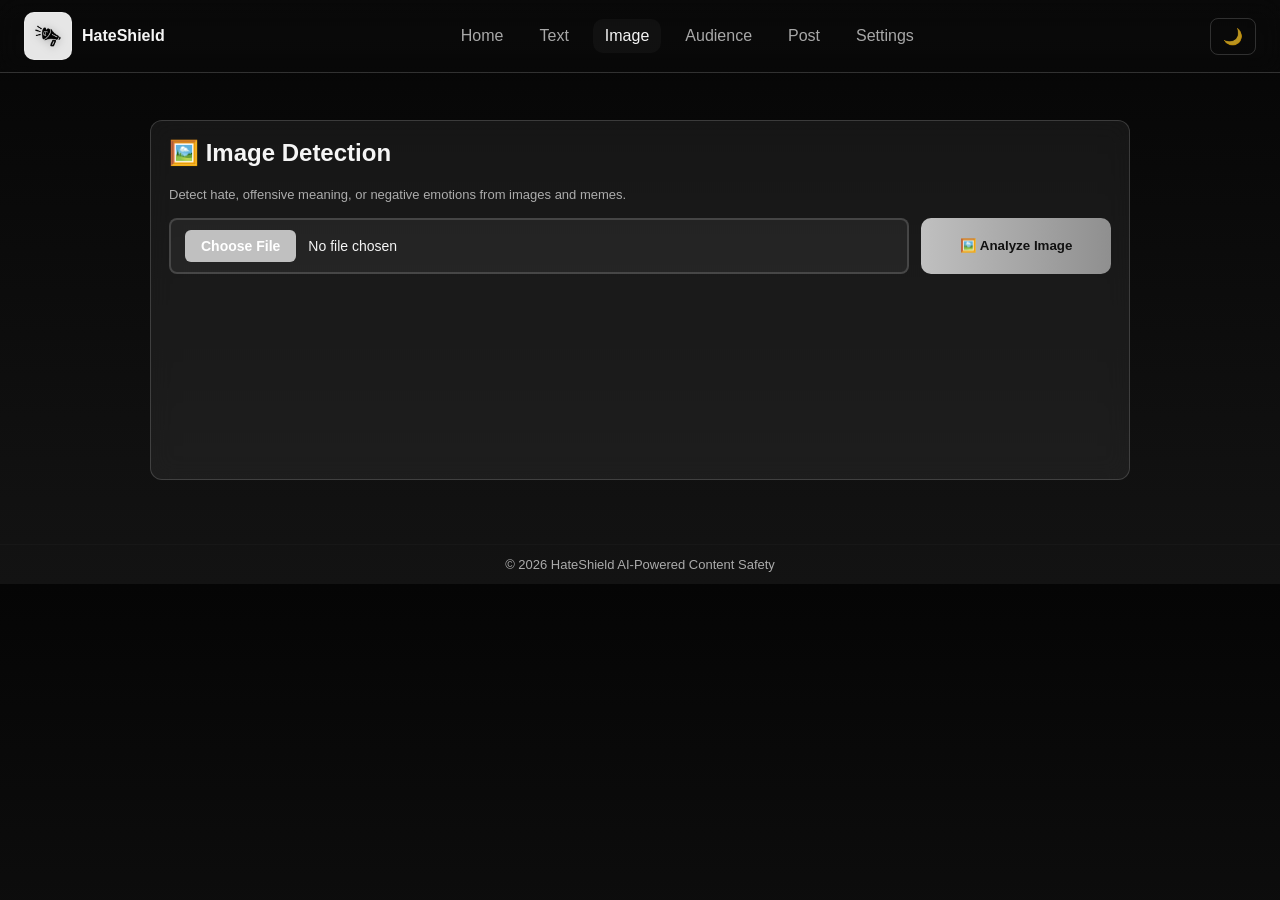
<file: frontend/image-detection.html>
﻿<!doctype html>
<html>
<head>
  <meta charset="utf-8" />
  <meta name="viewport" content="width=device-width,initial-scale=1" />
  <title>HateShield  Image Detection</title>
  <link rel="stylesheet" href="css/style.css">
  <link rel="stylesheet" href="css/animations.css">
  <style>
    .input-wrapper { position: relative; }
    .char-limit-warning { color: #ff9966; font-weight: 600; }
    .char-limit-error { color: #ff6b6b; font-weight: 600; }
    .quick-actions { display: flex; gap: 8px; margin-top: 12px; }
    .result-block { animation: slideUp 0.3s ease-out; }
    
    .classification-badge {
      display: inline-flex;
      align-items: center;
      gap: 6px;
    }
    
    .classification-badge::before {
      content: '';
      width: 8px;
      height: 8px;
      border-radius: 50%;
      display: inline-block;
    }
    
    .badge-safe::before {
      background: #4ade80;
      box-shadow: 0 0 8px #4ade80;
    }
    
    .badge-offensive::before {
      background: #fbbf24;
      box-shadow: 0 0 8px #fbbf24;
    }
    
    .badge-toxic::before,
    .badge-hate_speech::before {
      background: #f87171;
      box-shadow: 0 0 8px #f87171;
    }
    
    .badge-invalid::before {
      background: #94a3b8;
      box-shadow: 0 0 8px #94a3b8;
    }
    
    .emotion-bar {
      margin: 16px 0;
      padding: 12px;
      background: rgba(0,0,0,0.2);
      border-radius: 8px;
      transition: background 0.3s ease;
    }
    
    .sky-theme .emotion-bar {
      background: rgba(0,0,0,0.05);
    }
    
    .emotion-item {
      display: flex;
      align-items: center;
      margin: 8px 0;
      gap: 12px;
    }
    
    .emotion-label {
      min-width: 80px;
      font-size: 13px;
      color: var(--muted);
    }
    
    .emotion-progress {
      flex: 1;
      height: 8px;
      background: rgba(255,255,255,0.05);
      border-radius: 4px;
      overflow: hidden;
      position: relative;
      transition: background 0.3s ease;
    }
    
    .sky-theme .emotion-progress {
      background: rgba(0,0,0,0.1);
    }
    
    .emotion-fill {
      height: 100%;
      border-radius: 4px;
      transition: width 0.8s cubic-bezier(0.4, 0, 0.2, 1);
      width: 0%;
    }
    
    .emotion-value {
      min-width: 45px;
      text-align: right;
      font-size: 13px;
      font-weight: 700;
    }
    
    .copy-feedback {
      position: fixed;
      bottom: 80px;
      right: 28px;
      background: linear-gradient(135deg, var(--accent), var(--accent2));
      color: #052033;
      padding: 12px 20px;
      border-radius: 8px;
      font-weight: 600;
      box-shadow: 0 8px 24px rgba(0,0,0,0.3);
      animation: slideUp 0.3s ease-out;
      z-index: 50;
    }
    
    .sky-theme .copy-feedback {
      color: #fff;
    }
    
    .loading-spinner {
      display: inline-block;
      width: 14px;
      height: 14px;
      border: 2px solid rgba(5,32,51,0.3);
      border-top-color: #052033;
      border-radius: 50%;
      animation: spin 0.6s linear infinite;
    }
    
    .sky-theme .loading-spinner {
      border: 2px solid rgba(255,255,255,0.3);
      border-top-color: #fff;
    }
    
    @keyframes spin {
      to { transform: rotate(360deg); }
    }
    
    .history-section {
      margin-top: 20px;
      padding-top: 16px;
      border-top: 1px solid var(--glass-border);
    }
    
    .history-item {
      background: rgba(255,255,255,0.02);
      padding: 10px;
      border-radius: 8px;
      margin: 8px 0;
      cursor: pointer;
      transition: all 0.2s;
      border: 1px solid transparent;
    }
    
    .sky-theme .history-item {
      background: rgba(0,0,0,0.02);
    }
    
    .history-item:hover {
      background: rgba(255,255,255,0.05);
      border-color: var(--glass-border);
    }
    
    .sky-theme .history-item:hover {
      background: rgba(0,0,0,0.05);
    }
    
    .history-item-text {
      font-size: 13px;
      color: var(--muted);
      overflow: hidden;
      text-overflow: ellipsis;
      white-space: nowrap;
    }
    
    .history-item-badge {
      font-size: 11px;
      padding: 3px 8px;
      border-radius: 12px;
      background: rgba(255,255,255,0.05);
      display: inline-block;
      margin-top: 4px;
    }
    
    .sky-theme .history-item-badge {
      background: rgba(0,0,0,0.05);
    }
    
    .clear-btn {
      background: transparent;
      border: 1px solid rgba(255,255,255,0.1);
      color: #ff6b6b;
      padding: 6px 10px;
      border-radius: 6px;
      cursor: pointer;
      font-size: 12px;
      transition: all 0.2s;
    }
    
    .sky-theme .clear-btn {
      border: 1px solid rgba(0,0,0,0.2);
    }
    
    .clear-btn:hover {
      background: rgba(255,107,107,0.1);
      border-color: #ff6b6b;
    }

    .image-section {
      margin-top: 22px;
      padding-top: 18px;
      border-top: 1px solid var(--glass-border);
    }

    .image-upload-row {
      display: flex;
      gap: 12px;
      align-items: center;
      flex-wrap: wrap;
      margin-top: 16px;
    }

    #imageInput {
      flex: 1;
      min-width: 200px;
      padding: 10px 14px;
      border: 2px solid var(--glass-border);
      border-radius: 8px;
      background: rgba(255,255,255,0.05);
      color: var(--text-primary);
      font-size: 14px;
      transition: all 0.3s ease;
      cursor: pointer;
    }

    #imageInput:hover {
      border-color: var(--accent);
      background: rgba(52,152,219,0.1);
    }

    #imageInput:focus {
      outline: none;
      border-color: var(--accent);
      box-shadow: 0 0 0 3px rgba(52,152,219,0.2);
    }

    #imageInput::file-selector-button {
      padding: 8px 16px;
      margin-right: 12px;
      background: var(--accent);
      color: #fff;
      border: none;
      border-radius: 6px;
      cursor: pointer;
      font-weight: 600;
      transition: all 0.2s;
    }

    #imageInput::file-selector-button:hover {
      background: #2196F3;
      transform: translateY(-1px);
      box-shadow: 0 4px 12px rgba(52,152,219,0.3);
    }

    .image-preview-wrap {
      margin-top: 16px;
      display: none;
      padding: 16px;
      border-radius: 12px;
      border: 1px solid var(--glass-border);
      background: linear-gradient(135deg, rgba(255,255,255,0.08), rgba(255,255,255,0.04));
      animation: slideUp 0.4s ease-out;
    }

    .image-preview-wrap.active {
      display: block;
    }

    #imagePreview {
      width: 100%;
      max-height: 320px;
      object-fit: contain;
      border-radius: 8px;
      border: 1px solid var(--glass-border);
      background: rgba(0,0,0,0.3);
    }

    .image-result {
      margin-top: 20px;
      padding: 20px;
      border-radius: 12px;
      border: 1px solid var(--glass-border);
      background: linear-gradient(135deg, rgba(255,255,255,0.08), rgba(255,255,255,0.04));
      display: none;
      animation: slideUp 0.5s ease-out;
    }

    .image-result.active {
      display: block;
    }

    .image-result-head {
      display: flex;
      gap: 12px;
      align-items: center;
      flex-wrap: wrap;
    }

    .image-status {
      font-weight: 700;
      letter-spacing: 0.4px;
    }

    .image-status.safe {
      color: #4ade80;
    }

    .image-status.unsafe {
      color: #f87171;
    }

    .image-warning {
      margin-top: 8px;
      font-size: 12px;
      color: #fbbf24;
      display: none;
    }

    .audience-section {
      margin-top: 22px;
      padding-top: 18px;
      border-top: 1px solid var(--glass-border);
    }

    #audienceInput {
      width: 100%;
      min-height: 44px;
      margin-top: 10px;
      padding: 12px 14px;
      border-radius: 10px;
      border: 2px solid var(--glass-border);
      background: rgba(255,255,255,0.05);
      color: var(--text-primary);
      resize: none;
      font-family: inherit;
      font-size: 14px;
      transition: all 0.3s ease;
    }

    #audienceInput:hover {
      border-color: var(--accent);
      background: rgba(52,152,219,0.1);
    }

    #audienceInput:focus {
      outline: none;
      border-color: var(--accent);
      box-shadow: 0 0 0 3px rgba(52,152,219,0.2);
      background: rgba(255,255,255,0.08);
    }

    textarea, input[type="text"] {
      padding: 12px 14px !important;
      border: 2px solid var(--glass-border) !important;
      border-radius: 10px !important;
      background: rgba(255,255,255,0.05) !important;
      color: var(--text-primary) !important;
      font-family: inherit !important;
      font-size: 14px !important;
      transition: all 0.3s ease !important;
    }

    textarea:hover, input[type="text"]:hover {
      border-color: var(--accent) !important;
      background: rgba(52,152,219,0.1) !important;
    }

    textarea:focus, input[type="text"]:focus {
      outline: none !important;
      border-color: var(--accent) !important;
      box-shadow: 0 0 0 3px rgba(52,152,219,0.2) !important;
      background: rgba(255,255,255,0.08) !important;
    }

    textarea::placeholder, input[type="text"]::placeholder, input[type="url"]::placeholder, input[type="file"]::placeholder {
      color: rgba(255,255,255,0.4) !important;
      opacity: 1 !important;
    }
    }

    .audience-actions {
      display: flex;
      justify-content: flex-end;
      margin-top: 10px;
    }

    .audience-result {
      margin-top: 20px;
      padding: 20px;
      border-radius: 12px;
      border: 1px solid var(--glass-border);
      background: linear-gradient(135deg, rgba(255,255,255,0.08), rgba(255,255,255,0.04));
      display: none;
      animation: slideUp 0.5s ease-out;
    }

    .audience-result.active {
      display: block;
    }

    .audience-grid {
      display: grid;
      grid-template-columns: repeat(auto-fit, minmax(130px, 1fr));
      gap: 8px;
      margin-top: 10px;
    }

    .audience-metric {
      padding: 10px;
      border-radius: 8px;
      background: rgba(255,255,255,0.04);
      text-align: center;
    }

    .audience-value {
      font-size: 20px;
      font-weight: 800;
    }

    .audience-label {
      font-size: 12px;
      color: var(--muted);
      margin-top: 4px;
    }

    .post-analysis-section {
      margin-top: 28px;
      padding-top: 28px;
      border-top: 1px solid var(--glass-border);
    }

    .post-input-grid {
      display: grid;
      gap: 12px;
      margin: 16px 0;
    }

    .post-result {
      margin-top: 20px;
      padding: 20px;
      border-radius: 12px;
      border: 1px solid var(--glass-border);
      background: linear-gradient(135deg, rgba(255,255,255,0.08), rgba(255,255,255,0.04));
      display: none;
      animation: slideUp 0.5s ease-out;
    }

    .post-result.active {
      display: block;
    }

    .verdict-badge {
      display: inline-block;
      padding: 8px 16px;
      border-radius: 8px;
      font-weight: 700;
      font-size: 14px;
      margin-bottom: 16px;
    }

    .verdict-approved {
      background: rgba(16, 185, 129, 0.2);
      color: #10b981;
      border: 1px solid #10b981;
    }

    .verdict-revision {
      background: rgba(239, 68, 68, 0.2);
      color: #ef4444;
      border: 1px solid #ef4444;
    }

    .score-grid {
      display: grid;
      grid-template-columns: repeat(auto-fit, minmax(140px, 1fr));
      gap: 12px;
      margin: 16px 0;
    }

    .score-card {
      padding: 14px;
      border-radius: 8px;
      background: rgba(255,255,255,0.04);
      text-align: center;
    }

    .score-value {
      font-size: 28px;
      font-weight: 800;
      margin: 4px 0;
    }

    .score-label {
      font-size: 12px;
      color: var(--muted);
      text-transform: uppercase;
      letter-spacing: 0.5px;
    }

    .suggestions-list {
      margin: 16px 0;
    }

    .suggestion-item {
      padding: 12px;
      margin: 8px 0;
      border-radius: 8px;
      border-left: 3px solid;
      background: rgba(255,255,255,0.03);
    }

    .suggestion-critical {
      border-color: #ef4444;
      background: rgba(239, 68, 68, 0.1);
    }

    .suggestion-medium {
      border-color: #f59e0b;
      background: rgba(245, 158, 11, 0.1);
    }

    .suggestion-low {
      border-color: #6b7280;
      background: rgba(107, 114, 128, 0.1);
    }

    .comparison-bar {
      display: flex;
      height: 32px;
      border-radius: 8px;
      overflow: hidden;
      margin: 12px 0;
      background: rgba(255,255,255,0.05);
    }

    .bar-engagement {
      background: linear-gradient(135deg, #10b981, #059669);
      display: flex;
      align-items: center;
      justify-content: center;
      color: white;
      font-size: 11px;
      font-weight: 700;
    }

    .bar-toxicity {
      background: linear-gradient(135deg, #ef4444, #dc2626);
      display: flex;
      align-items: center;
      justify-content: center;
      color: white;
      font-size: 11px;
      font-weight: 700;
    }

    .audience-section,
    .post-analysis-section,
    .text-analyzer-section,
    .side-card {
      display: none !important;
    }

    .image-section {
      margin-top: 0 !important;
      padding-top: 0 !important;
      border-top: none !important;
    }

    .page-grid {
      grid-template-columns: 1fr !important;
    }

    .big-card {
      max-width: 980px;
      width: 100%;
      margin: 0 auto;
    }

    .big-card textarea,
    .big-card input,
    .big-card select {
      width: 100%;
      box-sizing: border-box;
    }

    .image-upload-row {
      align-items: stretch;
    }

    #analyzeImageBtn {
      min-width: 190px;
    }

    @media (max-width: 900px) {
      .big-card {
        max-width: 100%;
      }

      .image-upload-row {
        flex-direction: column;
      }

      #analyzeImageBtn {
        width: 100%;
      }
    }
  </style>
</head>
<body class="slide-up">
  <nav class="glass-nav">
    <div class="logo" onclick="location.href='index.html'"><div class="logo-mark"><img src="assets/logo.png" alt="HateShield logo"></div><div class="logo-text">HateShield</div></div>
    <div class="nav-center">
      <a class="nav-link" href="index.html">Home</a>
      <a class="nav-link" href="text-analyzer.html">Text</a>
      <a class="nav-link active" href="image-detection.html">Image</a>
      <a class="nav-link" href="audience-analysis.html">Audience</a>
      <a class="nav-link" href="post-analysis.html">Post</a>
      <a class="nav-link" href="settings.html">Settings</a>
    </div>
    <div class="nav-right">
      <button id="themeToggle" class="icon-btn" onclick="toggleTheme()">🌙</button>
    </div>
  </nav>

  <main class="container">
    <div class="page-grid">
      <section class="glass-card big-card">
        <div id="image-section" class="image-section">
          <h2 style="margin-top: 0;">🖼️ Image Detection</h2>
          <p class="muted" style="font-size: 13px; margin: 0;">Detect hate, offensive meaning, or negative emotions from images and memes.</p>

          <div class="image-upload-row">
            <input id="imageInput" type="file" accept="image/*" onchange="previewSelectedImage()" />
            <button class="primary-btn" id="analyzeImageBtn" onclick="analyzeImage()">🖼️ Analyze Image</button>
          </div>

          <div id="imagePreviewWrap" class="image-preview-wrap">
            <img id="imagePreview" alt="Selected image preview" />
          </div>

          <div id="imageResult" class="image-result">
            <div class="image-result-head">
              <span id="imageStatus" class="image-status">SAFE</span>
              <span id="imageEmotion" class="muted">Emotion: neutral</span>
            </div>
            <div id="imageMeta" class="muted" style="margin-top: 8px; font-size: 13px;"></div>
            <div id="imageWarning" class="image-warning"></div>
          </div>
        </div>

        <div id="audience-section" class="audience-section">
          <h2> Audience Reaction Analysis</h2>
          <p class="muted" style="font-size: 13px; margin: 0 0 8px 0;">Paste a post link. HateShield will read available comments and analyze audience reaction.</p>
          <p class="muted" style="font-size: 12px; margin: 0 0 8px 0; padding: 8px; background: rgba(52,152,219,0.1); border-radius: 6px; border-left: 3px solid #3498db;">
             <strong>Test Files Available:</strong> <code>test_positive.html</code>, <code>test_negative.html</code>, <code>test_neutral.html</code><br>
            Open any test file in browser, copy its file:/// URL, and paste here.<br>
            <span style="font-size: 11px;">ℹ️ Social media (LinkedIn, Facebook, Twitter) require login and won't work. Use public blogs/forums instead.</span>
          </p>

          <input id="audienceInput" type="url" placeholder="Paste post URL or file:/// path from test files" />

          <div class="audience-actions">
            <button class="primary-btn" id="analyzeAudienceBtn" onclick="analyzeAudienceReaction()"> Analyze Post Audience</button>
          </div>

          <div id="audienceResult" class="audience-result">
            <div class="image-result-head">
              <span id="dominantEmotionText" class="image-status safe">Dominant: neutral</span>
              <span id="audienceMeta" class="muted"></span>
            </div>
            <div class="audience-grid">
              <div class="audience-metric">
                <div id="positivePercent" class="audience-value">0%</div>
                <div class="audience-label">Positive</div>
              </div>
              <div class="audience-metric">
                <div id="negativePercent" class="audience-value">0%</div>
                <div class="audience-label">Negative</div>
              </div>
              <div class="audience-metric">
                <div id="neutralPercent" class="audience-value">0%</div>
                <div class="audience-label">Neutral</div>
              </div>
            </div>
          </div>
        </div>

        <div id="post-section" class="post-analysis-section">
          <h2> Post Analysis</h2>
          <p class="muted" style="font-size: 13px; margin: 0 0 8px 0;">Analyze your social media content before posting. Get quality checks, engagement predictions, and toxicity risk assessment.</p>

          <div class="post-input-grid">
            <div class="input-wrapper">
              <label style="font-size: 12px; color: var(--muted); display: block; margin-bottom: 4px;">Caption</label>
              <textarea id="postCaption" placeholder="Enter your post caption..." style="min-height: 60px;"></textarea>
            </div>

            <div class="input-wrapper">
              <label style="font-size: 12px; color: var(--muted); display: block; margin-bottom: 4px;">Hashtags</label>
              <input id="postHashtags" type="text" placeholder="#example #socialmedia #content" />
            </div>

            <div class="input-wrapper">
              <label style="font-size: 12px; color: var(--muted); display: block; margin-bottom: 4px;">Description / Additional Content</label>
              <textarea id="postDescription" placeholder="Reel description or additional post content..." style="min-height: 60px;"></textarea>
            </div>

            <div class="input-wrapper">
              <label style="font-size: 12px; color: var(--muted); display: block; margin-bottom: 4px;">Target Audience (Optional)</label>
              <input id="postAudience" type="text" placeholder="e.g., Young adults, Tech enthusiasts, Parents" />
            </div>
          </div>

          <div style="display: flex; gap: 12px; margin-top: 12px;">
            <button class="primary-btn" id="analyzePostBtn" onclick="analyzePost()"> Analyze Post</button>
            <button class="secondary-btn" onclick="clearPostForm()">🗑️ Clear</button>
          </div>

          <div id="postResult" class="post-result">
            <div id="postVerdict" class="verdict-badge verdict-approved"> APPROVED FOR POSTING</div>
            
            <div class="score-grid">
              <div class="score-card">
                <div class="score-label">Quality Score</div>
                <div id="qualityScore" class="score-value" style="color: #3b82f6;">0</div>
              </div>
              <div class="score-card">
                <div class="score-label">Engagement</div>
                <div id="engagementScore" class="score-value" style="color: #10b981;">0</div>
              </div>
              <div class="score-card">
                <div class="score-label">Risk Level</div>
                <div id="riskLevel" class="score-value" style="color: #6b7280;">LOW</div>
              </div>
            </div>

            <div style="margin: 20px 0;">
              <h4 style="margin: 0 0 8px 0; font-size: 14px;">Engagement vs Toxicity</h4>
              <div class="comparison-bar">
                <div id="engagementBar" class="bar-engagement" style="width: 50%;">Engagement 50%</div>
                <div id="toxicityBar" class="bar-toxicity" style="width: 50%;">Risk 50%</div>
              </div>
            </div>

            <div id="suggestionsContainer" class="suggestions-list">
              <h4 style="margin: 0 0 12px 0; font-size: 14px;"> Suggestions for Improvement</h4>
              <!-- Suggestions will be dynamically inserted here -->
            </div>

            <div style="margin-top: 20px; display: flex; gap: 12px;">
              <button class="primary-btn" onclick="downloadPostReport()"> Download Report</button>
              <button class="secondary-btn" onclick="clearPostForm()"> Analyze Another</button>
            </div>
          </div>
        </div>

        <div id="text-section" class="text-analyzer-section">
          <h2> Text Analyzer</h2>
          <p class="muted">Paste any comment below. HateShield will analyze it instantly and provide a safe rewrite.</p>
          
          <div class="input-wrapper">
            <textarea 
              id="inputText" 
              placeholder="Type or paste a comment here... (e.g., social media posts, comments, messages)"
              maxlength="5000"
            ></textarea>
          </div>

          <div id="validationWarning" class="warning-message" style="display: none;">
            <span>⚠️</span>
            <span id="warningText"></span>
          </div>

          <div class="controls">
            <div>
              <span class="charcount" id="charcount">0 / 5000 chars</span>
            </div>
            <div class="quick-actions">
              <button class="outline-btn" onclick="clearText()" title="Clear text">
                🗑️ Clear
              </button>
              <button class="outline-btn" onclick="setExampleText('You are so dumb and useless!')">
                 Example
              </button>
              <button class="primary-btn" id="analyzeBtn" onclick="analyzeComment()">
                🛡️ Analyze & Shield
              </button>
            </div>
          </div>

          <div id="analysisResult" class="result-block visually-hidden">
            <div class="result-head">
              <div class="classification-badge badge" id="resultBadge">SAFE</div>
              <div class="muted" id="resultMeta">Confidence: 0%  Processed in 0ms</div>
            </div>

            <div class="result-body">
              <div id="emotionBar" class="emotion-bar">
                <h4 style="margin: 0 0 12px 0; font-size: 14px;">Emotion Scale (Before Rewrite)</h4>
                <div class="emotion-item">
                  <span class="emotion-label"> Anger</span>
                  <div class="emotion-progress">
                    <div class="emotion-fill" id="anger-fill" style="background: #f87171;"></div>
                  </div>
                  <span class="emotion-value" id="anger-value">0%</span>
                </div>
                <div class="emotion-item">
                  <span class="emotion-label"> Joy</span>
                  <div class="emotion-progress">
                    <div class="emotion-fill" id="joy-fill" style="background: #4ade80;"></div>
                  </div>
                  <span class="emotion-value" id="joy-value">0%</span>
                </div>
                <div class="emotion-item">
                  <span class="emotion-label"> Sadness</span>
                  <div class="emotion-progress">
                    <div class="emotion-fill" id="sadness-fill" style="background: #60a5fa;"></div>
                  </div>
                  <span class="emotion-value" id="sadness-value">0%</span>
                </div>
                <div class="emotion-item">
                  <span class="emotion-label"> Fear</span>
                  <div class="emotion-progress">
                    <div class="emotion-fill" id="fear-fill" style="background: #a78bfa;"></div>
                  </div>
                  <span class="emotion-value" id="fear-value">0%</span>
                </div>
                <div class="emotion-item">
                  <span class="emotion-label"> Disgust</span>
                  <div class="emotion-progress">
                    <div class="emotion-fill" id="disgust-fill" style="background: #34d399;"></div>
                  </div>
                  <span class="emotion-value" id="disgust-value">0%</span>
                </div>
              </div>
              
              <div class="rewrite-section">
                <h4> Safe Rewrite</h4>
                <div id="rewrittenText" class="rewritten"></div>
                <div class="rewrite-actions">
                  <button class="outline-btn" onclick="copyRewrite()"> Copy Rewrite</button>
                  <button class="outline-btn" onclick="useRewrite()">✅ Use This Version</button>
                </div>
              </div>
            </div>
          </div>
        </div>
      </section>

      <aside class="glass-card side-card">
        <h3> Quick Tips</h3>
        <ul class="tips">
          <li>Type or paste any text to analyze</li>
          <li>Analyze text instantly with one click</li>
          <li>Copy the safe rewrite with one click</li>
          <li>View emotional tone analysis</li>
        </ul>
        
        <hr />
        
        <h4> Try Examples</h4>
        <div class="example-list">
          <button class="chip" onclick="setExampleText('You are so dumb and useless!')">Offensive</button>
          <button class="chip" onclick="setExampleText('I disagree with your approach, but good effort.')">Respectful</button>
          <button class="chip" onclick="setExampleText('People like you do not belong here.')">Hate Speech</button>
          <button class="chip" onclick="setExampleText('Great work on this project!')">Positive</button>
          <button class="chip" onclick="setExampleText('I can see your point, but let\'s discuss this respectfully.')">Constructive</button>
          <button class="chip" onclick="setExampleText('Your idea is terrible and nobody wants it.')">Harsh Criticism</button>
          <button class="chip" onclick="setExampleText('Thanks for sharing this update, it was helpful.')">Supportive</button>
        </div>

        <div class="history-section">
          <div style="display: flex; justify-content: space-between; align-items: center; margin-bottom: 8px;">
            <h4 style="margin: 0;"> Recent Analyses</h4>
            <button class="clear-btn" onclick="clearHistory()">Clear</button>
          </div>
          <div id="historyList">
            <p class="muted" style="font-size: 13px; text-align: center;">No analyses yet</p>
          </div>
        </div>
      </aside>
    </div>
  </main>
  
  <footer class="glass-footer">© 2026 HateShield  AI-Powered Content Safety</footer>

  <script src="js/sfx.js"></script>
  <script>
    // Load theme on page load
    window.addEventListener('DOMContentLoaded', () => {
      loadTheme();
      updateCharCount();
      loadHistory();
    });

    function loadTheme() {
      const settings = getSettings();
      const isDark = settings.darkMode !== false;
      applyTheme(isDark);
    }

    function getSettings() {
      try {
        const saved = localStorage.getItem('hs_settings');
        if (saved) {
          return JSON.parse(saved);
        }
      } catch (e) {
        console.error('Failed to parse settings:', e);
      }
      
      // Return default settings with auto-detected backend URL
      let defaultBackendUrl = 'http://127.0.0.1:5000';
      if (window.location.hostname !== 'localhost' && window.location.hostname !== '127.0.0.1') {
        defaultBackendUrl = window.location.origin;
      }
      
      return {
        darkMode: true,
        backendUrl: defaultBackendUrl
      };
    }

    function applyTheme(isDark) {
      const themeBtn = document.getElementById('themeToggle');
      const html = document.documentElement;
      const body = document.body;
      
      if (isDark) {
        html.classList.remove('sky-theme');
        body.classList.remove('sky-theme');
        if (themeBtn) themeBtn.textContent = '🌙';
      } else {
        html.classList.add('sky-theme');
        body.classList.add('sky-theme');
        if (themeBtn) themeBtn.textContent = '☀️';
      }
    }

    function toggleTheme() {
      const isLight = document.documentElement.classList.contains('sky-theme');
      const isDark = isLight;
      applyTheme(isDark);
      
      const settings = getSettings();
      settings.darkMode = isDark;
      localStorage.setItem('hs_settings', JSON.stringify(settings));
      
      showFeedback(newIsDark ? 'Silver + Black theme enabled' : 'Sky Blue + Black theme enabled');
      if (typeof playSfx === 'function') playSfx('toggle');
    }

    function validateInput(text) {
      const validationWarning = document.getElementById('validationWarning');
      const warningText = document.getElementById('warningText');
      
      // Check if only numbers
      const onlyNumbers = /^[0-9\s\.\,\-\+\=\(\)\[\]\{\}\/\\\:\;]+$/.test(text);
      
      if (onlyNumbers) {
        validationWarning.style.display = 'flex';
        warningText.textContent = 'Input contains only numbers. Please provide meaningful text for analysis.';
        return false;
      }
      
      // Check minimum length
      if (text.length < 3) {
        validationWarning.style.display = 'flex';
        warningText.textContent = 'Input is too short. Please provide at least 3 characters.';
        return false;
      }
      
      validationWarning.style.display = 'none';
      return true;
    }

    function applyAnalysisResult(data, originalText) {
      const resultBox = document.getElementById('analysisResult');
      const badge = document.getElementById('resultBadge');
      const meta = document.getElementById('resultMeta');
      const rewritten = document.getElementById('rewrittenText');

      // Check for validation warnings from backend
      if (data.warning) {
        const validationWarning = document.getElementById('validationWarning');
        const warningText = document.getElementById('warningText');
        validationWarning.style.display = 'flex';
        warningText.textContent = data.warning;
        resultBox.classList.add('visually-hidden');
        return false;
      }

      const classification = (data.classification || 'safe').toLowerCase();
      badge.innerText = classification.toUpperCase().replace('_', ' ');
      badge.className = `classification-badge badge badge-${classification}`;

      meta.innerText = `Confidence: ${data.confidence}%  Processed in ${data.processing_time_ms || 0}ms`;
      rewritten.innerText = data.rewritten_text || '';

      if (data.emotions) {
        setTimeout(() => updateEmotions(data.emotions), 100);
      }

      resultBox.classList.remove('visually-hidden');
      saveToHistory(originalText, classification, data.confidence);

      setTimeout(() => {
        resultBox.scrollIntoView({ behavior: 'smooth', block: 'nearest' });
      }, 100);

      if (typeof playSfx === 'function') playSfx('success');

      return true;
    }

    async function analyzeComment() {
      const textEl = document.getElementById('inputText');
      const analyzeBtn = document.getElementById('analyzeBtn');

      const text = textEl.value.trim();
      if (!text) { 
        showFeedback('⚠️ Please enter text to analyze', 'warning');
        return; 
      }

      // Validate input
      if (!validateInput(text)) {
        return;
      }

      if (typeof playSfx === 'function') playSfx('click');

      analyzeBtn.disabled = true;
      analyzeBtn.innerHTML = '<span class="loading-spinner"></span> Analyzing...';

      resetEmotions();

      try {
        const settings = getSettings();
        const backendUrl = settings.backendUrl || 'http://127.0.0.1:5000';
        
        const resp = await fetch(backendUrl + '/analyze', {
          method:'POST',
          headers:{'Content-Type':'application/json'},
          body: JSON.stringify({ text })
        });
        
        if (!resp.ok) throw new Error('Network response was not ok');
        const data = await resp.json();
        applyAnalysisResult(data, text);
        
      } catch (e) {
        showFeedback('❌ Failed to connect to backend. Check the backend URL in Settings.', 'error');
        console.error(e);
        if (typeof playSfx === 'function') playSfx('error');
      } finally {
        analyzeBtn.disabled = false;
        analyzeBtn.innerHTML = '🛡️ Analyze & Shield';
      }
    }

    function previewSelectedImage() {
      const imageInput = document.getElementById('imageInput');
      const previewWrap = document.getElementById('imagePreviewWrap');
      const preview = document.getElementById('imagePreview');
      const result = document.getElementById('imageResult');

      const file = imageInput?.files?.[0];
      if (!file) {
        previewWrap.classList.remove('active');
        result.classList.remove('active');
        return;
      }

      const objectUrl = URL.createObjectURL(file);
      preview.src = objectUrl;
      preview.onload = () => URL.revokeObjectURL(objectUrl);
      previewWrap.classList.add('active');
      result.classList.remove('active');
    }

    async function analyzeImage() {
      const imageInput = document.getElementById('imageInput');
      const analyzeBtn = document.getElementById('analyzeImageBtn');
      const result = document.getElementById('imageResult');
      const status = document.getElementById('imageStatus');
      const emotion = document.getElementById('imageEmotion');
      const meta = document.getElementById('imageMeta');
      const warning = document.getElementById('imageWarning');

      const file = imageInput?.files?.[0];
      if (!file) {
        showFeedback('⚠️ Please select an image first', 'warning');
        return;
      }

      const hasImageMime = !!file.type && file.type.startsWith('image/');
      const hasImageExt = /\.(png|jpe?g|webp|gif|bmp)$/i.test(file.name || '');
      if (!hasImageMime && !hasImageExt) {
        showFeedback('⚠️ Please choose a valid image file', 'warning');
        return;
      }

      if (file.size > 10 * 1024 * 1024) {
        showFeedback('⚠️ Image is too large. Max allowed size is 10MB.', 'warning');
        return;
      }

      if (typeof playSfx === 'function') playSfx('click');

      analyzeBtn.disabled = true;
      analyzeBtn.innerHTML = '<span class="loading-spinner"></span> Scanning...';

      try {
        const settings = getSettings();
        const backendUrl = settings.backendUrl || 'http://127.0.0.1:5000';
        const formData = new FormData();
        formData.append('image', file);

        const resp = await fetch(backendUrl + '/analyze_image', {
          method: 'POST',
          body: formData
        });

        let data;
        try {
          data = await resp.json();
        } catch (parseError) {
          throw new Error(`Image API returned invalid response (HTTP ${resp.status})`);
        }
        if (!resp.ok || data.error) {
          throw new Error(data.error || 'Image analysis failed');
        }

        const rawStatus = (data.status || data.classification || 'safe').toLowerCase();
        const unsafeStates = ['unsafe', 'offensive', 'toxic', 'hate_speech', 'hate'];
        const isUnsafe = unsafeStates.includes(rawStatus);
        status.textContent = isUnsafe ? 'UNSAFE' : 'SAFE';
        status.className = `image-status ${isUnsafe ? 'unsafe' : 'safe'}`;

        const detectedEmotion = (data.emotion || data.dominant_emotion || 'neutral').toLowerCase();
        emotion.textContent = `Emotion: ${detectedEmotion}`;
        const confidence = Number(data.confidence ?? data.score ?? 0);
        meta.textContent = `Confidence: ${confidence}%  Processed in ${data.processing_time_ms || 0}ms`;

        if (data.warning) {
          warning.style.display = 'block';
          warning.textContent = `⚠️ ${data.warning}`;
        } else {
          warning.style.display = 'none';
          warning.textContent = '';
        }

        result.classList.add('active');
        result.scrollIntoView({ behavior: 'smooth', block: 'nearest' });
        showFeedback(' Image analysis complete!');
        if (typeof playSfx === 'function') playSfx('success');
      } catch (e) {
        showFeedback(`❌ ${e.message || 'Failed to analyze image. Check backend and dependencies.'}`, 'error');
        console.error(e);
        if (typeof playSfx === 'function') playSfx('error');
      } finally {
        analyzeBtn.disabled = false;
        analyzeBtn.innerHTML = '🖼️ Analyze Image';
      }
    }

    async function analyzeAudienceReaction() {
      const audienceInput = document.getElementById('audienceInput');
      const analyzeBtn = document.getElementById('analyzeAudienceBtn');
      const result = document.getElementById('audienceResult');
      const dominant = document.getElementById('dominantEmotionText');
      const meta = document.getElementById('audienceMeta');
      const positive = document.getElementById('positivePercent');
      const negative = document.getElementById('negativePercent');
      const neutral = document.getElementById('neutralPercent');

      const postUrl = (audienceInput?.value || '').trim();
      if (!postUrl) {
        showFeedback('⚠️ Please enter a post link or file path', 'warning');
        return;
      }

      let parsedUrl;
      try {
        parsedUrl = new URL(postUrl);
      } catch (e) {
        parsedUrl = null;
      }

      const validProtocols = ['http:', 'https:', 'file:'];
      if (!parsedUrl || !validProtocols.includes(parsedUrl.protocol)) {
        showFeedback('⚠️ Please enter a valid URL (http://, https://, or file:///)', 'warning');
        return;
      }

      analyzeBtn.disabled = true;
      analyzeBtn.innerHTML = '<span class="loading-spinner"></span> Analyzing...';

      try {
        const settings = getSettings();
        const backendUrl = settings.backendUrl || 'http://127.0.0.1:5000';

        // Send URL to backend - it will handle both http/https and file:// URLs
        const resp = await fetch(backendUrl + '/analyze_audience', {
          method: 'POST',
          headers: { 'Content-Type': 'application/json' },
          body: JSON.stringify({ post_url: postUrl })
        });

        const data = await resp.json();
        if (!resp.ok || data.error) {
          throw new Error(data.error || 'Audience analysis failed');
        }

        positive.textContent = `${data.positive_percent || 0}%`;
        negative.textContent = `${data.negative_percent || 0}%`;
        neutral.textContent = `${data.neutral_percent || 0}%`;

        const dominantLabel = (data.dominant_emotion || 'neutral').toLowerCase();
        dominant.textContent = `Dominant: ${dominantLabel}`;
        dominant.className = `image-status ${dominantLabel === 'anger' ? 'unsafe' : 'safe'}`;

        meta.textContent = `${data.analyzed_comments || 0}/${data.total_comments || 0} comments analyzed  ${data.processing_time_ms || 0}ms`;
        result.classList.add('active');
        result.scrollIntoView({ behavior: 'smooth', block: 'nearest' });

        showFeedback(' Audience reaction analysis complete!');
        if (typeof playSfx === 'function') playSfx('success');
      } catch (e) {
        showFeedback(` ${e.message || 'Failed to analyze audience reaction'}`, 'error');
        console.error(e);
        if (typeof playSfx === 'function') playSfx('error');
      } finally {
        analyzeBtn.disabled = false;
        analyzeBtn.innerHTML = ' Analyze Post Audience';
      }
    }

    async function analyzePost() {
      const analyzeBtn = document.getElementById('analyzePostBtn');
      const result = document.getElementById('postResult');
      const verdict = document.getElementById('postVerdict');
      const qualityScore = document.getElementById('qualityScore');
      const engagementScore = document.getElementById('engagementScore');
      const riskLevel = document.getElementById('riskLevel');
      const engagementBar = document.getElementById('engagementBar');
      const toxicityBar = document.getElementById('toxicityBar');
      const suggestionsContainer = document.getElementById('suggestionsContainer');

      const caption = document.getElementById('postCaption').value.trim();
      const hashtags = document.getElementById('postHashtags').value.trim();
      const description = document.getElementById('postDescription').value.trim();
      const target_audience = document.getElementById('postAudience').value.trim();

      if (!caption && !hashtags && !description) {
        showFeedback('⚠️ Please enter at least one content field (caption, hashtags, or description)', 'warning');
        return;
      }

      analyzeBtn.disabled = true;
      analyzeBtn.innerHTML = '<span class="loading-spinner"></span> Analyzing...';

      try {
        const settings = getSettings();
        const backendUrl = settings.backendUrl || 'http://127.0.0.1:5000';

        const resp = await fetch(backendUrl + '/analyze_post', {
          method: 'POST',
          headers: { 'Content-Type': 'application/json' },
          body: JSON.stringify({ caption, hashtags, description, target_audience })
        });

        const data = await resp.json();
        if (!resp.ok || data.error) {
          throw new Error(data.error || 'Post analysis failed');
        }

        // Store report data globally for download
        window.lastPostReport = data.report;

        // Update verdict
        if (data.is_good_content) {
          verdict.textContent = ' APPROVED FOR POSTING';
          verdict.className = 'verdict-badge verdict-approved';
        } else {
          verdict.textContent = ' NEEDS REVISION';
          verdict.className = 'verdict-badge verdict-revision';
        }

        // Update scores
        qualityScore.textContent = data.quality_score || 0;
        engagementScore.textContent = data.engagement_score || 0;
        riskLevel.textContent = data.risk_level || 'LOW';
        riskLevel.style.color = data.risk_color || '#10b981';

        // Update comparison bar
        const engScore = data.engagement_score || 0;
        const toxScore = data.comparison.toxicity_risk || 0;
        const total = engScore + toxScore || 1;
        const engPercent = Math.round((engScore / total) * 100);
        const toxPercent = 100 - engPercent;

        engagementBar.style.width = `${engPercent}%`;
        toxicityBar.style.width = `${toxPercent}%`;
        engagementBar.textContent = `Engagement ${engScore}`;
        toxicityBar.textContent = `Risk ${toxScore}`;

        // Display suggestions
        if (data.suggestions && data.suggestions.length > 0) {
          let suggestionsHTML = '<h4 style="margin: 0 0 12px 0; font-size: 14px;"> Suggestions for Improvement</h4>';
          data.suggestions.forEach(sug => {
            const priorityClass = `suggestion-${sug.priority}`;
            const icon = sug.priority === 'critical' ? '🚨' : (sug.priority === 'medium' ? '⚠️' : '💡');
            suggestionsHTML += `
              <div class="suggestion-item ${priorityClass}">
                ${icon} <strong>${sug.category}:</strong> ${sug.message}
              </div>
            `;
          });
          suggestionsContainer.innerHTML = suggestionsHTML;
        } else {
          suggestionsContainer.innerHTML = `
            <h4 style="margin: 0 0 12px 0; font-size: 14px;"> Suggestions for Improvement</h4>
            <div class="suggestion-item" style="border-color: #10b981; background: rgba(16, 185, 129, 0.1);">
               Your content looks great! Ready to post.
            </div>
          `;
        }

        result.classList.add('active');
        result.scrollIntoView({ behavior: 'smooth', block: 'nearest' });

        showFeedback(' Post analysis complete!');
        if (typeof playSfx === 'function') playSfx('success');
      } catch (e) {
        showFeedback(` ${e.message || 'Failed to analyze post'}`, 'error');
        console.error(e);
        if (typeof playSfx === 'function') playSfx('error');
      } finally {
        analyzeBtn.disabled = false;
        analyzeBtn.innerHTML = ' Analyze Post';
      }
    }

    function clearPostForm() {
      document.getElementById('postCaption').value = '';
      document.getElementById('postHashtags').value = '';
      document.getElementById('postDescription').value = '';
      document.getElementById('postAudience').value = '';
      document.getElementById('postResult').style.display = 'none';
      showFeedback('🗑️ Form cleared');
    }

    function downloadPostReport() {
      const report = window.lastPostReport;
      if (!report) {
        showFeedback('⚠️ No report available to download', 'warning');
        return;
      }

      const reportText = `

       HATESHIELD POST ANALYSIS


ANALYSIS DATE: ${report.timestamp}
VERDICT: ${report.verdict}


CONTENT ANALYZED


CAPTION:
${report.caption || 'N/A'}

HASHTAGS:
${report.hashtags || 'N/A'}

DESCRIPTION:
${report.description || 'N/A'}


ANALYSIS RESULTS


Quality Score: ${document.getElementById('qualityScore').textContent}/100
Engagement Score: ${document.getElementById('engagementScore').textContent}/100
Risk Level: ${document.getElementById('riskLevel').textContent}

Recommendation: ${report.verdict === 'APPROVED' ? 'Safe to post' : 'Review and revise before posting'}


         Generated by HateShield
      AI-Powered Content Safety

`.trim();

      const blob = new Blob([reportText], { type: 'text/plain' });
      const url = URL.createObjectURL(blob);
      const a = document.createElement('a');
      a.href = url;
      a.download = `HateShield_PostAnalysis_${Date.now()}.txt`;
      document.body.appendChild(a);
      a.click();
      document.body.removeChild(a);
      URL.revokeObjectURL(url);

      showFeedback(' Report downloaded successfully!');
      if (typeof playSfx === 'function') playSfx('success');
    }

    function resetEmotions() {
      const emotions = ['anger', 'joy', 'sadness', 'fear', 'disgust'];
      emotions.forEach(emotion => {
        const fill = document.getElementById(`${emotion}-fill`);
        const valueEl = document.getElementById(`${emotion}-value`);
        if (fill) fill.style.width = '0%';
        if (valueEl) valueEl.textContent = '0%';
      });
    }

    function updateEmotions(emotions) {
      const emotionTypes = ['anger', 'joy', 'sadness', 'fear', 'disgust'];
      emotionTypes.forEach(emotion => {
        const value = emotions[emotion] || 0;
        const fill = document.getElementById(`${emotion}-fill`);
        const valueEl = document.getElementById(`${emotion}-value`);
        
        if (fill && valueEl) {
          fill.style.transition = 'none';
          fill.style.width = '0%';
          fill.offsetHeight;
          fill.style.transition = 'width 0.8s cubic-bezier(0.4, 0, 0.2, 1)';
          fill.style.width = value + '%';
          valueEl.textContent = value + '%';
        }
      });
    }

    function clearText() {
      const el = document.getElementById('inputText');
      if (el) {
        el.value = '';
        updateCharCount();
      }
      document.getElementById('analysisResult').classList.add('visually-hidden');
      document.getElementById('validationWarning').style.display = 'none';
      if (typeof playSfx === 'function') playSfx('click');
    }

    function setExampleText(txt) {
      const el = document.getElementById('inputText');
      if (el) {
        el.value = txt;
        updateCharCount();
      }
      document.getElementById('validationWarning').style.display = 'none';
    }

    function copyRewrite() {
      const txt = document.getElementById('rewrittenText')?.innerText || '';
      if (!txt) return;
      if (typeof playSfx === 'function') playSfx('click');
      
      navigator.clipboard.writeText(txt).then(() => {
        showFeedback(' Copied to clipboard!');
        if (typeof playSfx === 'function') playSfx('success');
      }).catch(err => {
        console.error('Copy failed:', err);
        showFeedback(' Failed to copy', 'error');
        if (typeof playSfx === 'function') playSfx('error');
      });
    }

    function useRewrite() {
      const txt = document.getElementById('rewrittenText')?.innerText || '';
      if (!txt) return;
      if (typeof playSfx === 'function') playSfx('click');
      
      const el = document.getElementById('inputText');
      if (el) {
        el.value = txt;
        updateCharCount();
        showFeedback(' Text replaced with safe version!');
        if (typeof playSfx === 'function') playSfx('success');
      }
    }

    function showFeedback(message, type = 'success') {
      const existing = document.querySelector('.copy-feedback');
      if (existing) existing.remove();
      
      const feedback = document.createElement('div');
      feedback.className = 'copy-feedback';
      feedback.textContent = message;
      
      if (type === 'warning') {
        feedback.style.background = '#fbbf24';
      } else if (type === 'error') {
        feedback.style.background = '#f87171';
        feedback.style.color = '#fff';
      }
      
      document.body.appendChild(feedback);
      
      setTimeout(() => {
        feedback.style.opacity = '0';
        feedback.style.transform = 'translateY(10px)';
        setTimeout(() => feedback.remove(), 300);
      }, 2500);
    }

    function updateCharCount() {
      const input = document.getElementById('inputText');
      const counter = document.getElementById('charcount');
      if (!input || !counter) return;
      
      const len = input.value.length;
      const max = 5000;
      counter.textContent = `${len} / ${max} chars`;
      
      if (len > max * 0.9) {
        counter.className = 'charcount char-limit-warning';
      } else if (len >= max) {
        counter.className = 'charcount char-limit-error';
      } else {
        counter.className = 'charcount';
      }
    }

    function saveToHistory(text, classification, confidence) {
      let history = JSON.parse(localStorage.getItem('hs_history') || '[]');
      history.unshift({
        text: text.substring(0, 100),
        classification,
        confidence,
        timestamp: Date.now()
      });
      
      history = history.slice(0, 5);
      localStorage.setItem('hs_history', JSON.stringify(history));
      loadHistory();
    }

    function loadHistory() {
      const history = JSON.parse(localStorage.getItem('hs_history') || '[]');
      const container = document.getElementById('historyList');
      
      if (history.length === 0) {
        container.innerHTML = '<p class="muted" style="font-size: 13px; text-align: center;">No analyses yet</p>';
        return;
      }
      
      container.innerHTML = history.map(item => `
        <div class="history-item" onclick="setExampleText('${item.text.replace(/'/g, "\\'")}')">
          <div class="history-item-text">${item.text}...</div>
          <span class="history-item-badge">${item.classification.toUpperCase()}</span>
        </div>
      `).join('');
    }

    function clearHistory() {
      if (confirm('Clear all analysis history?')) {
        localStorage.removeItem('hs_history');
        loadHistory();
        showFeedback('🗑️ History cleared');
        if (typeof playSfx === 'function') playSfx('success');
      }
    }

    function scrollToSection(sectionId) {
      const section = document.getElementById(sectionId);
      if (section) {
        section.scrollIntoView({ behavior: 'smooth', block: 'start' });
        localStorage.setItem('selectedSection', sectionId);
        updateDropdownActive();
      }
    }

    function updateDropdownActive() {
      const selectedId = localStorage.getItem('selectedSection');
      const items = document.querySelectorAll('.dropdown-item');
      items.forEach(item => {
        item.classList.remove('active');
        const href = item.getAttribute('onclick');
        if (href && href.includes(selectedId)) {
          item.classList.add('active');
        }
      });
    }

    document.addEventListener('DOMContentLoaded', () => {
      const input = document.getElementById('inputText');
      const imageInput = document.getElementById('imageInput');
      if (input) {
        input.addEventListener('input', updateCharCount);
        
        input.addEventListener('keydown', (e) => {
          if (e.ctrlKey && e.key === 'Enter') {
            analyzeComment();
          }
        });
      }

      if (imageInput) {
        imageInput.addEventListener('change', previewSelectedImage);
      }
      
      loadHistory();
      updateCharCount();
      updateDropdownActive();

      // Setup dropdown menu
      const dropdown = document.querySelector('.nav-dropdown');
      const dropdownMenu = document.querySelector('.dropdown-menu');
      const analyzerLink = document.querySelector('.nav-dropdown > .nav-link');
      
      if (dropdown && analyzerLink && dropdownMenu) {
        analyzerLink.addEventListener('click', (e) => {
          e.preventDefault();
          dropdownMenu.classList.toggle('show');
        });
        
        document.addEventListener('click', (e) => {
          if (!dropdown.contains(e.target)) {
            dropdownMenu.classList.remove('show');
          }
        });
      }
    });
  </script>
</body>
</html>
</file>
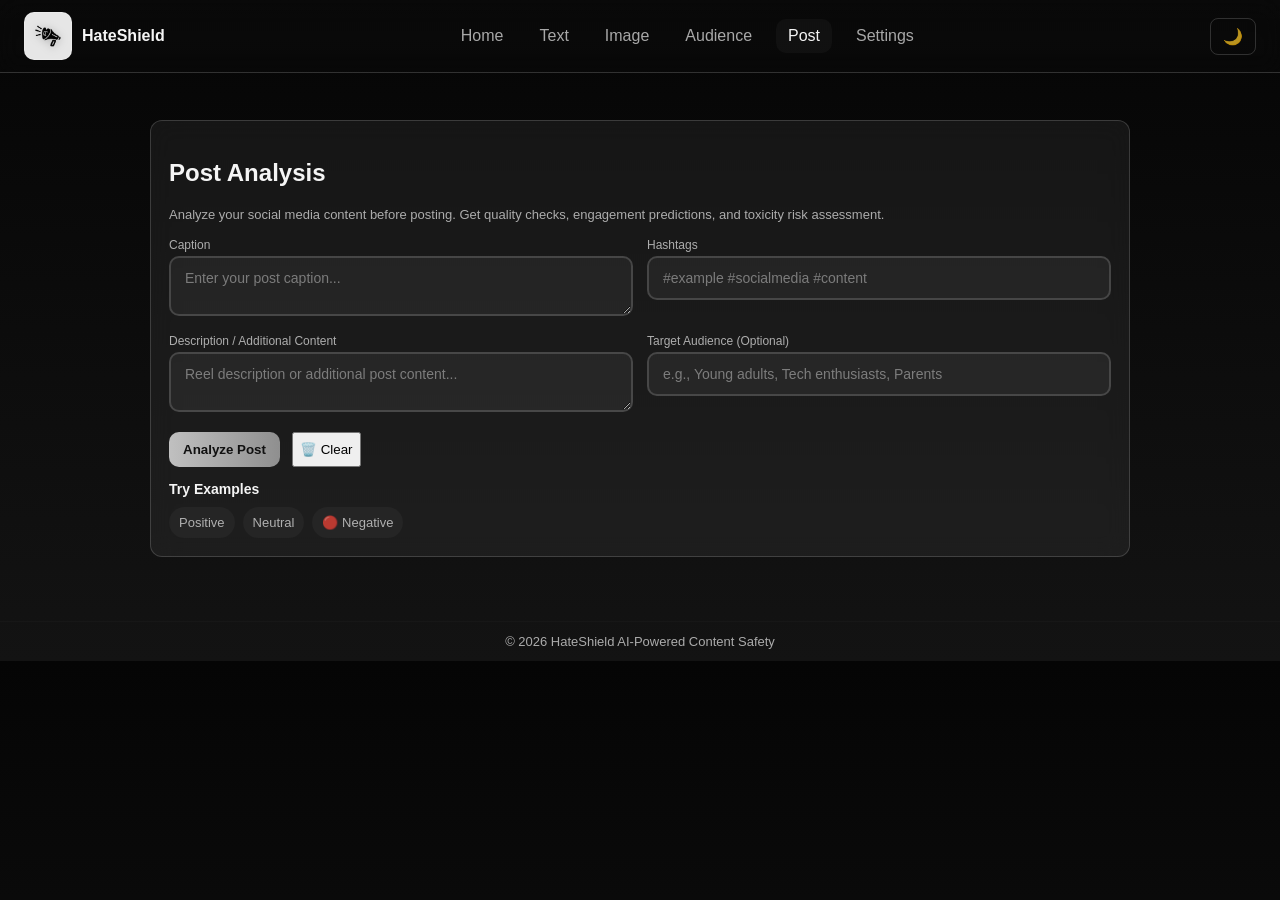
<file: frontend/post-analysis.html>
﻿<!doctype html>
<html>
<head>
  <meta charset="utf-8" />
  <meta name="viewport" content="width=device-width,initial-scale=1" />
  <title>HateShield  Post Analysis</title>
  <link rel="stylesheet" href="css/style.css">
  <link rel="stylesheet" href="css/animations.css">
  <style>
    .input-wrapper { position: relative; }
    .char-limit-warning { color: #ff9966; font-weight: 600; }
    .char-limit-error { color: #ff6b6b; font-weight: 600; }
    .quick-actions { display: flex; gap: 8px; margin-top: 12px; }
    .result-block { animation: slideUp 0.3s ease-out; }
    
    .classification-badge {
      display: inline-flex;
      align-items: center;
      gap: 6px;
    }
    
    .classification-badge::before {
      content: '';
      width: 8px;
      height: 8px;
      border-radius: 50%;
      display: inline-block;
    }
    
    .badge-safe::before {
      background: #4ade80;
      box-shadow: 0 0 8px #4ade80;
    }
    
    .badge-offensive::before {
      background: #fbbf24;
      box-shadow: 0 0 8px #fbbf24;
    }
    
    .badge-toxic::before,
    .badge-hate_speech::before {
      background: #f87171;
      box-shadow: 0 0 8px #f87171;
    }
    
    .badge-invalid::before {
      background: #94a3b8;
      box-shadow: 0 0 8px #94a3b8;
    }
    
    .emotion-bar {
      margin: 16px 0;
      padding: 12px;
      background: rgba(0,0,0,0.2);
      border-radius: 8px;
      transition: background 0.3s ease;
    }
    
    .sky-theme .emotion-bar {
      background: rgba(0,0,0,0.05);
    }
    
    .emotion-item {
      display: flex;
      align-items: center;
      margin: 8px 0;
      gap: 12px;
    }
    
    .emotion-label {
      min-width: 80px;
      font-size: 13px;
      color: var(--muted);
    }
    
    .emotion-progress {
      flex: 1;
      height: 8px;
      background: rgba(255,255,255,0.05);
      border-radius: 4px;
      overflow: hidden;
      position: relative;
      transition: background 0.3s ease;
    }
    
    .sky-theme .emotion-progress {
      background: rgba(0,0,0,0.1);
    }
    
    .emotion-fill {
      height: 100%;
      border-radius: 4px;
      transition: width 0.8s cubic-bezier(0.4, 0, 0.2, 1);
      width: 0%;
    }
    
    .emotion-value {
      min-width: 45px;
      text-align: right;
      font-size: 13px;
      font-weight: 700;
    }
    
    .copy-feedback {
      position: fixed;
      bottom: 80px;
      right: 28px;
      background: linear-gradient(135deg, var(--accent), var(--accent2));
      color: #052033;
      padding: 12px 20px;
      border-radius: 8px;
      font-weight: 600;
      box-shadow: 0 8px 24px rgba(0,0,0,0.3);
      animation: slideUp 0.3s ease-out;
      z-index: 50;
    }
    
    .sky-theme .copy-feedback {
      color: #fff;
    }
    
    .loading-spinner {
      display: inline-block;
      width: 14px;
      height: 14px;
      border: 2px solid rgba(5,32,51,0.3);
      border-top-color: #052033;
      border-radius: 50%;
      animation: spin 0.6s linear infinite;
    }
    
    .sky-theme .loading-spinner {
      border: 2px solid rgba(255,255,255,0.3);
      border-top-color: #fff;
    }
    
    @keyframes spin {
      to { transform: rotate(360deg); }
    }
    
    .history-section {
      margin-top: 20px;
      padding-top: 16px;
      border-top: 1px solid var(--glass-border);
    }
    
    .history-item {
      background: rgba(255,255,255,0.02);
      padding: 10px;
      border-radius: 8px;
      margin: 8px 0;
      cursor: pointer;
      transition: all 0.2s;
      border: 1px solid transparent;
    }
    
    .sky-theme .history-item {
      background: rgba(0,0,0,0.02);
    }
    
    .history-item:hover {
      background: rgba(255,255,255,0.05);
      border-color: var(--glass-border);
    }
    
    .sky-theme .history-item:hover {
      background: rgba(0,0,0,0.05);
    }
    
    .history-item-text {
      font-size: 13px;
      color: var(--muted);
      overflow: hidden;
      text-overflow: ellipsis;
      white-space: nowrap;
    }
    
    .history-item-badge {
      font-size: 11px;
      padding: 3px 8px;
      border-radius: 12px;
      background: rgba(255,255,255,0.05);
      display: inline-block;
      margin-top: 4px;
    }
    
    .sky-theme .history-item-badge {
      background: rgba(0,0,0,0.05);
    }
    
    .clear-btn {
      background: transparent;
      border: 1px solid rgba(255,255,255,0.1);
      color: #ff6b6b;
      padding: 6px 10px;
      border-radius: 6px;
      cursor: pointer;
      font-size: 12px;
      transition: all 0.2s;
    }
    
    .sky-theme .clear-btn {
      border: 1px solid rgba(0,0,0,0.2);
    }
    
    .clear-btn:hover {
      background: rgba(255,107,107,0.1);
      border-color: #ff6b6b;
    }

    .image-section {
      margin-top: 22px;
      padding-top: 18px;
      border-top: 1px solid var(--glass-border);
    }

    .image-upload-row {
      display: flex;
      gap: 12px;
      align-items: center;
      flex-wrap: wrap;
      margin-top: 16px;
    }

    #imageInput {
      flex: 1;
      min-width: 200px;
      padding: 10px 14px;
      border: 2px solid var(--glass-border);
      border-radius: 8px;
      background: rgba(255,255,255,0.05);
      color: var(--text-primary);
      font-size: 14px;
      transition: all 0.3s ease;
      cursor: pointer;
    }

    #imageInput:hover {
      border-color: var(--accent);
      background: rgba(52,152,219,0.1);
    }

    #imageInput:focus {
      outline: none;
      border-color: var(--accent);
      box-shadow: 0 0 0 3px rgba(52,152,219,0.2);
    }

    #imageInput::file-selector-button {
      padding: 8px 16px;
      margin-right: 12px;
      background: var(--accent);
      color: #fff;
      border: none;
      border-radius: 6px;
      cursor: pointer;
      font-weight: 600;
      transition: all 0.2s;
    }

    #imageInput::file-selector-button:hover {
      background: #2196F3;
      transform: translateY(-1px);
      box-shadow: 0 4px 12px rgba(52,152,219,0.3);
    }

    .image-preview-wrap {
      margin-top: 16px;
      display: none;
      padding: 16px;
      border-radius: 12px;
      border: 1px solid var(--glass-border);
      background: linear-gradient(135deg, rgba(255,255,255,0.08), rgba(255,255,255,0.04));
      animation: slideUp 0.4s ease-out;
    }

    .image-preview-wrap.active {
      display: block;
    }

    #imagePreview {
      width: 100%;
      max-height: 320px;
      object-fit: contain;
      border-radius: 8px;
      border: 1px solid var(--glass-border);
      background: rgba(0,0,0,0.3);
    }

    .image-result {
      margin-top: 20px;
      padding: 20px;
      border-radius: 12px;
      border: 1px solid var(--glass-border);
      background: linear-gradient(135deg, rgba(255,255,255,0.08), rgba(255,255,255,0.04));
      display: none;
      animation: slideUp 0.5s ease-out;
    }

    .image-result.active {
      display: block;
    }

    .image-result-head {
      display: flex;
      gap: 12px;
      align-items: center;
      flex-wrap: wrap;
    }

    .image-status {
      font-weight: 700;
      letter-spacing: 0.4px;
    }

    .image-status.safe {
      color: #4ade80;
    }

    .image-status.unsafe {
      color: #f87171;
    }

    .image-warning {
      margin-top: 8px;
      font-size: 12px;
      color: #fbbf24;
      display: none;
    }

    .audience-section {
      margin-top: 22px;
      padding-top: 18px;
      border-top: 1px solid var(--glass-border);
    }

    #audienceInput {
      width: 100%;
      min-height: 44px;
      margin-top: 10px;
      padding: 12px 14px;
      border-radius: 10px;
      border: 2px solid var(--glass-border);
      background: rgba(255,255,255,0.05);
      color: var(--text-primary);
      resize: none;
      font-family: inherit;
      font-size: 14px;
      transition: all 0.3s ease;
    }

    #audienceInput:hover {
      border-color: var(--accent);
      background: rgba(52,152,219,0.1);
    }

    #audienceInput:focus {
      outline: none;
      border-color: var(--accent);
      box-shadow: 0 0 0 3px rgba(52,152,219,0.2);
      background: rgba(255,255,255,0.08);
    }

    textarea, input[type="text"] {
      padding: 12px 14px !important;
      border: 2px solid var(--glass-border) !important;
      border-radius: 10px !important;
      background: rgba(255,255,255,0.05) !important;
      color: var(--text-primary) !important;
      font-family: inherit !important;
      font-size: 14px !important;
      transition: all 0.3s ease !important;
    }

    textarea:hover, input[type="text"]:hover {
      border-color: var(--accent) !important;
      background: rgba(52,152,219,0.1) !important;
    }

    textarea:focus, input[type="text"]:focus {
      outline: none !important;
      border-color: var(--accent) !important;
      box-shadow: 0 0 0 3px rgba(52,152,219,0.2) !important;
      background: rgba(255,255,255,0.08) !important;
    }

    textarea::placeholder, input[type="text"]::placeholder, input[type="url"]::placeholder, input[type="file"]::placeholder {
      color: rgba(255,255,255,0.4) !important;
      opacity: 1 !important;
    }
    }

    .audience-actions {
      display: flex;
      justify-content: flex-end;
      margin-top: 10px;
    }

    .audience-result {
      margin-top: 20px;
      padding: 20px;
      border-radius: 12px;
      border: 1px solid var(--glass-border);
      background: linear-gradient(135deg, rgba(255,255,255,0.08), rgba(255,255,255,0.04));
      display: none;
      animation: slideUp 0.5s ease-out;
    }

    .audience-result.active {
      display: block;
    }

    .audience-grid {
      display: grid;
      grid-template-columns: repeat(auto-fit, minmax(130px, 1fr));
      gap: 8px;
      margin-top: 10px;
    }

    .audience-metric {
      padding: 10px;
      border-radius: 8px;
      background: rgba(255,255,255,0.04);
      text-align: center;
    }

    .audience-value {
      font-size: 20px;
      font-weight: 800;
    }

    .audience-label {
      font-size: 12px;
      color: var(--muted);
      margin-top: 4px;
    }

    .post-analysis-section {
      margin-top: 28px;
      padding-top: 28px;
      border-top: 1px solid var(--glass-border);
    }

    .post-input-grid {
      display: grid;
      gap: 12px;
      margin: 16px 0;
    }

    .post-result {
      margin-top: 20px;
      padding: 20px;
      border-radius: 12px;
      border: 1px solid var(--glass-border);
      background: linear-gradient(135deg, rgba(255,255,255,0.08), rgba(255,255,255,0.04));
      display: none;
      animation: slideUp 0.5s ease-out;
    }

    .post-result.active {
      display: block;
    }

    .verdict-badge {
      display: inline-block;
      padding: 8px 16px;
      border-radius: 8px;
      font-weight: 700;
      font-size: 14px;
      margin-bottom: 16px;
    }

    .verdict-approved {
      background: rgba(16, 185, 129, 0.2);
      color: #10b981;
      border: 1px solid #10b981;
    }

    .verdict-revision {
      background: rgba(239, 68, 68, 0.2);
      color: #ef4444;
      border: 1px solid #ef4444;
    }

    .score-grid {
      display: grid;
      grid-template-columns: repeat(auto-fit, minmax(140px, 1fr));
      gap: 12px;
      margin: 16px 0;
    }

    .score-card {
      padding: 14px;
      border-radius: 8px;
      background: rgba(255,255,255,0.04);
      text-align: center;
    }

    .score-value {
      font-size: 28px;
      font-weight: 800;
      margin: 4px 0;
    }

    .score-label {
      font-size: 12px;
      color: var(--muted);
      text-transform: uppercase;
      letter-spacing: 0.5px;
    }

    .suggestions-list {
      margin: 16px 0;
    }

    .suggestion-item {
      padding: 12px;
      margin: 8px 0;
      border-radius: 8px;
      border-left: 3px solid;
      background: rgba(255,255,255,0.03);
    }

    .suggestion-critical {
      border-color: #ef4444;
      background: rgba(239, 68, 68, 0.1);
    }

    .suggestion-medium {
      border-color: #f59e0b;
      background: rgba(245, 158, 11, 0.1);
    }

    .suggestion-low {
      border-color: #6b7280;
      background: rgba(107, 114, 128, 0.1);
    }

    .comparison-bar {
      display: flex;
      height: 32px;
      border-radius: 8px;
      overflow: hidden;
      margin: 12px 0;
      background: rgba(255,255,255,0.05);
    }

    .bar-engagement {
      background: linear-gradient(135deg, #10b981, #059669);
      display: flex;
      align-items: center;
      justify-content: center;
      color: white;
      font-size: 11px;
      font-weight: 700;
    }

    .bar-toxicity {
      background: linear-gradient(135deg, #ef4444, #dc2626);
      display: flex;
      align-items: center;
      justify-content: center;
      color: white;
      font-size: 11px;
      font-weight: 700;
    }

    .image-section,
    .audience-section,
    .text-analyzer-section,
    .side-card {
      display: none !important;
    }

    .post-analysis-section {
      margin-top: 0 !important;
      padding-top: 0 !important;
      border-top: none !important;
    }

    .page-grid {
      grid-template-columns: 1fr !important;
    }

    .big-card {
      max-width: 980px;
      width: 100%;
      margin: 0 auto;
    }

    .big-card textarea,
    .big-card input,
    .big-card select {
      width: 100%;
      box-sizing: border-box;
    }

    .post-input-grid {
      grid-template-columns: repeat(2, minmax(0, 1fr));
      gap: 14px;
      align-items: start;
    }

    @media (max-width: 900px) {
      .big-card {
        max-width: 100%;
      }

      .post-input-grid {
        grid-template-columns: 1fr;
      }
    }
  </style>
</head>
<body class="slide-up">
  <nav class="glass-nav">
    <div class="logo" onclick="location.href='index.html'"><div class="logo-mark"><img src="assets/logo.png" alt="HateShield logo"></div><div class="logo-text">HateShield</div></div>
    <div class="nav-center">
      <a class="nav-link" href="index.html">Home</a>
      <a class="nav-link" href="text-analyzer.html">Text</a>
      <a class="nav-link" href="image-detection.html">Image</a>
      <a class="nav-link" href="audience-analysis.html">Audience</a>
      <a class="nav-link active" href="post-analysis.html">Post</a>
      <a class="nav-link" href="settings.html">Settings</a>
    </div>
    <div class="nav-right">
      <button id="themeToggle" class="icon-btn" onclick="toggleTheme()">🌙</button>
    </div>
  </nav>

  <main class="container">
    <div class="page-grid">
      <section class="glass-card big-card">
        <div id="image-section" class="image-section">
          <h2 style="margin-top: 0;">🖼️ Image Detection</h2>
          <p class="muted" style="font-size: 13px; margin: 0;">Detect hate, offensive meaning, or negative emotions from images and memes.</p>

          <div class="image-upload-row">
            <input id="imageInput" type="file" accept="image/*" onchange="previewSelectedImage()" />
            <button class="primary-btn" id="analyzeImageBtn" onclick="analyzeImage()">🖼️ Analyze Image</button>
          </div>

          <div id="imagePreviewWrap" class="image-preview-wrap">
            <img id="imagePreview" alt="Selected image preview" />
          </div>

          <div id="imageResult" class="image-result">
            <div class="image-result-head">
              <span id="imageStatus" class="image-status">SAFE</span>
              <span id="imageEmotion" class="muted">Emotion: neutral</span>
            </div>
            <div id="imageMeta" class="muted" style="margin-top: 8px; font-size: 13px;"></div>
            <div id="imageWarning" class="image-warning"></div>
          </div>
        </div>

        <div id="audience-section" class="audience-section">
          <h2> Audience Reaction Analysis</h2>
          <p class="muted" style="font-size: 13px; margin: 0 0 8px 0;">Paste a post link. HateShield will read available comments and analyze audience reaction.</p>
          <p class="muted" style="font-size: 12px; margin: 0 0 8px 0; padding: 8px; background: rgba(52,152,219,0.1); border-radius: 6px; border-left: 3px solid #3498db;">
             <strong>Test Files Available:</strong> <code>test_positive.html</code>, <code>test_negative.html</code>, <code>test_neutral.html</code><br>
            Open any test file in browser, copy its file:/// URL, and paste here.<br>
            <span style="font-size: 11px;">ℹ️ Social media (LinkedIn, Facebook, Twitter) require login and won't work. Use public blogs/forums instead.</span>
          </p>

          <input id="audienceInput" type="url" placeholder="Paste post URL or file:/// path from test files" />

          <div class="audience-actions">
            <button class="primary-btn" id="analyzeAudienceBtn" onclick="analyzeAudienceReaction()"> Analyze Post Audience</button>
          </div>

          <div id="audienceResult" class="audience-result">
            <div class="image-result-head">
              <span id="dominantEmotionText" class="image-status safe">Dominant: neutral</span>
              <span id="audienceMeta" class="muted"></span>
            </div>
            <div class="audience-grid">
              <div class="audience-metric">
                <div id="positivePercent" class="audience-value">0%</div>
                <div class="audience-label">Positive</div>
              </div>
              <div class="audience-metric">
                <div id="negativePercent" class="audience-value">0%</div>
                <div class="audience-label">Negative</div>
              </div>
              <div class="audience-metric">
                <div id="neutralPercent" class="audience-value">0%</div>
                <div class="audience-label">Neutral</div>
              </div>
            </div>
          </div>
        </div>

        <div id="post-section" class="post-analysis-section">
          <h2> Post Analysis</h2>
          <p class="muted" style="font-size: 13px; margin: 0 0 8px 0;">Analyze your social media content before posting. Get quality checks, engagement predictions, and toxicity risk assessment.</p>

          <div class="post-input-grid">
            <div class="input-wrapper">
              <label style="font-size: 12px; color: var(--muted); display: block; margin-bottom: 4px;">Caption</label>
              <textarea id="postCaption" placeholder="Enter your post caption..." style="min-height: 60px;"></textarea>
            </div>

            <div class="input-wrapper">
              <label style="font-size: 12px; color: var(--muted); display: block; margin-bottom: 4px;">Hashtags</label>
              <input id="postHashtags" type="text" placeholder="#example #socialmedia #content" />
            </div>

            <div class="input-wrapper">
              <label style="font-size: 12px; color: var(--muted); display: block; margin-bottom: 4px;">Description / Additional Content</label>
              <textarea id="postDescription" placeholder="Reel description or additional post content..." style="min-height: 60px;"></textarea>
            </div>

            <div class="input-wrapper">
              <label style="font-size: 12px; color: var(--muted); display: block; margin-bottom: 4px;">Target Audience (Optional)</label>
              <input id="postAudience" type="text" placeholder="e.g., Young adults, Tech enthusiasts, Parents" />
            </div>
          </div>

          <div style="display: flex; gap: 12px; margin-top: 12px;">
            <button class="primary-btn" id="analyzePostBtn" onclick="analyzePost()"> Analyze Post</button>
            <button class="secondary-btn" onclick="clearPostForm()">🗑️ Clear</button>
          </div>

          <div style="margin-top: 14px;">
            <h4 style="margin: 0 0 10px 0; font-size: 14px;"> Try Examples</h4>
            <div class="example-list" style="display: flex; flex-wrap: wrap; gap: 8px;">
              <button type="button" class="chip" onclick="setPostExample('positive')"> Positive</button>
              <button type="button" class="chip" onclick="setPostExample('neutral')"> Neutral</button>
              <button type="button" class="chip" onclick="setPostExample('negative')">🔴 Negative</button>
            </div>
          </div>

          <div id="postResult" class="post-result">
            <div id="postVerdict" class="verdict-badge verdict-approved"> APPROVED FOR POSTING</div>
            
            <div class="score-grid">
              <div class="score-card">
                <div class="score-label">Quality Score</div>
                <div id="qualityScore" class="score-value" style="color: #3b82f6;">0</div>
              </div>
              <div class="score-card">
                <div class="score-label">Engagement</div>
                <div id="engagementScore" class="score-value" style="color: #10b981;">0</div>
              </div>
              <div class="score-card">
                <div class="score-label">Risk Level</div>
                <div id="riskLevel" class="score-value" style="color: #6b7280;">LOW</div>
              </div>
            </div>

            <div style="margin: 20px 0;">
              <h4 style="margin: 0 0 8px 0; font-size: 14px;">Engagement vs Toxicity</h4>
              <div class="comparison-bar">
                <div id="engagementBar" class="bar-engagement" style="width: 50%;">Engagement 50%</div>
                <div id="toxicityBar" class="bar-toxicity" style="width: 50%;">Risk 50%</div>
              </div>
            </div>

            <div id="suggestionsContainer" class="suggestions-list">
              <h4 style="margin: 0 0 12px 0; font-size: 14px;"> Suggestions for Improvement</h4>
              <!-- Suggestions will be dynamically inserted here -->
            </div>

            <div style="margin-top: 20px; display: flex; gap: 12px;">
              <button class="primary-btn" onclick="downloadPostReport()"> Download Report</button>
              <button class="secondary-btn" onclick="clearPostForm()"> Analyze Another</button>
            </div>
          </div>
        </div>

        <div id="text-section" class="text-analyzer-section">
          <h2> Text Analyzer</h2>
          <p class="muted">Paste any comment below. HateShield will analyze it instantly and provide a safe rewrite.</p>
          
          <div class="input-wrapper">
            <textarea 
              id="inputText" 
              placeholder="Type or paste a comment here... (e.g., social media posts, comments, messages)"
              maxlength="5000"
            ></textarea>
          </div>

          <div id="validationWarning" class="warning-message" style="display: none;">
            <span>⚠️</span>
            <span id="warningText"></span>
          </div>

          <div class="controls">
            <div>
              <span class="charcount" id="charcount">0 / 5000 chars</span>
            </div>
            <div class="quick-actions">
              <button class="outline-btn" onclick="clearText()" title="Clear text">
                🗑️ Clear
              </button>
              <button class="outline-btn" onclick="setExampleText('You are so dumb and useless!')">
                 Example
              </button>
              <button class="primary-btn" id="analyzeBtn" onclick="analyzeComment()">
                🛡️ Analyze & Shield
              </button>
            </div>
          </div>

          <div id="analysisResult" class="result-block visually-hidden">
            <div class="result-head">
              <div class="classification-badge badge" id="resultBadge">SAFE</div>
              <div class="muted" id="resultMeta">Confidence: 0%  Processed in 0ms</div>
            </div>

            <div class="result-body">
              <div id="emotionBar" class="emotion-bar">
                <h4 style="margin: 0 0 12px 0; font-size: 14px;">Emotion Scale (Before Rewrite)</h4>
                <div class="emotion-item">
                  <span class="emotion-label"> Anger</span>
                  <div class="emotion-progress">
                    <div class="emotion-fill" id="anger-fill" style="background: #f87171;"></div>
                  </div>
                  <span class="emotion-value" id="anger-value">0%</span>
                </div>
                <div class="emotion-item">
                  <span class="emotion-label"> Joy</span>
                  <div class="emotion-progress">
                    <div class="emotion-fill" id="joy-fill" style="background: #4ade80;"></div>
                  </div>
                  <span class="emotion-value" id="joy-value">0%</span>
                </div>
                <div class="emotion-item">
                  <span class="emotion-label"> Sadness</span>
                  <div class="emotion-progress">
                    <div class="emotion-fill" id="sadness-fill" style="background: #60a5fa;"></div>
                  </div>
                  <span class="emotion-value" id="sadness-value">0%</span>
                </div>
                <div class="emotion-item">
                  <span class="emotion-label"> Fear</span>
                  <div class="emotion-progress">
                    <div class="emotion-fill" id="fear-fill" style="background: #a78bfa;"></div>
                  </div>
                  <span class="emotion-value" id="fear-value">0%</span>
                </div>
                <div class="emotion-item">
                  <span class="emotion-label"> Disgust</span>
                  <div class="emotion-progress">
                    <div class="emotion-fill" id="disgust-fill" style="background: #34d399;"></div>
                  </div>
                  <span class="emotion-value" id="disgust-value">0%</span>
                </div>
              </div>
              
              <div class="rewrite-section">
                <h4> Safe Rewrite</h4>
                <div id="rewrittenText" class="rewritten"></div>
                <div class="rewrite-actions">
                  <button class="outline-btn" onclick="copyRewrite()"> Copy Rewrite</button>
                  <button class="outline-btn" onclick="useRewrite()">✅ Use This Version</button>
                </div>
              </div>
            </div>
          </div>
        </div>
      </section>

      <aside class="glass-card side-card">
        <h3> Quick Tips</h3>
        <ul class="tips">
          <li>Type or paste any text to analyze</li>
          <li>Analyze text instantly with one click</li>
          <li>Copy the safe rewrite with one click</li>
          <li>View emotional tone analysis</li>
        </ul>
        
        <hr />
        
        <h4> Try Examples</h4>
        <div class="example-list">
          <button class="chip" onclick="setExampleText('You are so dumb and useless!')">Offensive</button>
          <button class="chip" onclick="setExampleText('I disagree with your approach, but good effort.')">Respectful</button>
          <button class="chip" onclick="setExampleText('People like you do not belong here.')">Hate Speech</button>
          <button class="chip" onclick="setExampleText('Great work on this project!')">Positive</button>
          <button class="chip" onclick="setExampleText('I can see your point, but let\'s discuss this respectfully.')">Constructive</button>
          <button class="chip" onclick="setExampleText('Your idea is terrible and nobody wants it.')">Harsh Criticism</button>
          <button class="chip" onclick="setExampleText('Thanks for sharing this update, it was helpful.')">Supportive</button>
        </div>

        <div class="history-section">
          <div style="display: flex; justify-content: space-between; align-items: center; margin-bottom: 8px;">
            <h4 style="margin: 0;"> Recent Analyses</h4>
            <button class="clear-btn" onclick="clearHistory()">Clear</button>
          </div>
          <div id="historyList">
            <p class="muted" style="font-size: 13px; text-align: center;">No analyses yet</p>
          </div>
        </div>
      </aside>
    </div>
  </main>
  
  <footer class="glass-footer">© 2026 HateShield  AI-Powered Content Safety</footer>

  <script src="js/sfx.js"></script>
  <script>
    // Load theme on page load
    window.addEventListener('DOMContentLoaded', () => {
      loadTheme();
      updateCharCount();
      loadHistory();
    });

    function loadTheme() {
      const settings = getSettings();
      const isDark = settings.darkMode !== false;
      applyTheme(isDark);
    }

    function getSettings() {
      try {
        const saved = localStorage.getItem('hs_settings');
        if (saved) {
          return JSON.parse(saved);
        }
      } catch (e) {
        console.error('Failed to parse settings:', e);
      }
      
      // Return default settings with auto-detected backend URL
      let defaultBackendUrl = 'http://127.0.0.1:5000';
      if (window.location.hostname !== 'localhost' && window.location.hostname !== '127.0.0.1') {
        defaultBackendUrl = window.location.origin;
      }
      
      return {
        darkMode: true,
        backendUrl: defaultBackendUrl
      };
    }

    function applyTheme(isDark) {
      const themeBtn = document.getElementById('themeToggle');
      const html = document.documentElement;
      const body = document.body;
      
      if (isDark) {
        html.classList.remove('sky-theme');
        body.classList.remove('sky-theme');
        if (themeBtn) themeBtn.textContent = '🌙';
      } else {
        html.classList.add('sky-theme');
        body.classList.add('sky-theme');
        if (themeBtn) themeBtn.textContent = '☀️';
      }
    }

    function toggleTheme() {
      const isLight = document.documentElement.classList.contains('sky-theme');
      const isDark = isLight;
      applyTheme(isDark);
      
      const settings = getSettings();
      settings.darkMode = isDark;
      localStorage.setItem('hs_settings', JSON.stringify(settings));
      
      showFeedback(newIsDark ? 'Silver + Black theme enabled' : 'Sky Blue + Black theme enabled');
      if (typeof playSfx === 'function') playSfx('toggle');
    }

    function validateInput(text) {
      const validationWarning = document.getElementById('validationWarning');
      const warningText = document.getElementById('warningText');
      
      // Check if only numbers
      const onlyNumbers = /^[0-9\s\.\,\-\+\=\(\)\[\]\{\}\/\\\:\;]+$/.test(text);
      
      if (onlyNumbers) {
        validationWarning.style.display = 'flex';
        warningText.textContent = 'Input contains only numbers. Please provide meaningful text for analysis.';
        return false;
      }
      
      // Check minimum length
      if (text.length < 3) {
        validationWarning.style.display = 'flex';
        warningText.textContent = 'Input is too short. Please provide at least 3 characters.';
        return false;
      }
      
      validationWarning.style.display = 'none';
      return true;
    }

    function applyAnalysisResult(data, originalText) {
      const resultBox = document.getElementById('analysisResult');
      const badge = document.getElementById('resultBadge');
      const meta = document.getElementById('resultMeta');
      const rewritten = document.getElementById('rewrittenText');

      // Check for validation warnings from backend
      if (data.warning) {
        const validationWarning = document.getElementById('validationWarning');
        const warningText = document.getElementById('warningText');
        validationWarning.style.display = 'flex';
        warningText.textContent = data.warning;
        resultBox.classList.add('visually-hidden');
        return false;
      }

      const classification = (data.classification || 'safe').toLowerCase();
      badge.innerText = classification.toUpperCase().replace('_', ' ');
      badge.className = `classification-badge badge badge-${classification}`;

      meta.innerText = `Confidence: ${data.confidence}%  Processed in ${data.processing_time_ms || 0}ms`;
      rewritten.innerText = data.rewritten_text || '';

      if (data.emotions) {
        setTimeout(() => updateEmotions(data.emotions), 100);
      }

      resultBox.classList.remove('visually-hidden');
      saveToHistory(originalText, classification, data.confidence);

      setTimeout(() => {
        resultBox.scrollIntoView({ behavior: 'smooth', block: 'nearest' });
      }, 100);

      if (typeof playSfx === 'function') playSfx('success');

      return true;
    }

    async function analyzeComment() {
      const textEl = document.getElementById('inputText');
      const analyzeBtn = document.getElementById('analyzeBtn');

      const text = textEl.value.trim();
      if (!text) { 
        showFeedback('⚠️ Please enter text to analyze', 'warning');
        return; 
      }

      // Validate input
      if (!validateInput(text)) {
        return;
      }

      if (typeof playSfx === 'function') playSfx('click');

      analyzeBtn.disabled = true;
      analyzeBtn.innerHTML = '<span class="loading-spinner"></span> Analyzing...';

      resetEmotions();

      try {
        const settings = getSettings();
        const backendUrl = settings.backendUrl || 'http://127.0.0.1:5000';
        
        const resp = await fetch(backendUrl + '/analyze', {
          method:'POST',
          headers:{'Content-Type':'application/json'},
          body: JSON.stringify({ text })
        });
        
        if (!resp.ok) throw new Error('Network response was not ok');
        const data = await resp.json();
        applyAnalysisResult(data, text);
        
      } catch (e) {
        showFeedback('❌ Failed to connect to backend. Check the backend URL in Settings.', 'error');
        console.error(e);
        if (typeof playSfx === 'function') playSfx('error');
      } finally {
        analyzeBtn.disabled = false;
        analyzeBtn.innerHTML = '🛡️ Analyze & Shield';
      }
    }

    function previewSelectedImage() {
      const imageInput = document.getElementById('imageInput');
      const previewWrap = document.getElementById('imagePreviewWrap');
      const preview = document.getElementById('imagePreview');
      const result = document.getElementById('imageResult');

      const file = imageInput?.files?.[0];
      if (!file) {
        previewWrap.classList.remove('active');
        result.classList.remove('active');
        return;
      }

      const objectUrl = URL.createObjectURL(file);
      preview.src = objectUrl;
      preview.onload = () => URL.revokeObjectURL(objectUrl);
      previewWrap.classList.add('active');
      result.classList.remove('active');
    }

    async function analyzeImage() {
      const imageInput = document.getElementById('imageInput');
      const analyzeBtn = document.getElementById('analyzeImageBtn');
      const result = document.getElementById('imageResult');
      const status = document.getElementById('imageStatus');
      const emotion = document.getElementById('imageEmotion');
      const meta = document.getElementById('imageMeta');
      const warning = document.getElementById('imageWarning');

      const file = imageInput?.files?.[0];
      if (!file) {
        showFeedback('⚠️ Please select an image first', 'warning');
        return;
      }

      const hasImageMime = !!file.type && file.type.startsWith('image/');
      const hasImageExt = /\.(png|jpe?g|webp|gif|bmp)$/i.test(file.name || '');
      if (!hasImageMime && !hasImageExt) {
        showFeedback('⚠️ Please choose a valid image file', 'warning');
        return;
      }

      if (file.size > 10 * 1024 * 1024) {
        showFeedback('⚠️ Image is too large. Max allowed size is 10MB.', 'warning');
        return;
      }

      if (typeof playSfx === 'function') playSfx('click');

      analyzeBtn.disabled = true;
      analyzeBtn.innerHTML = '<span class="loading-spinner"></span> Scanning...';

      try {
        const settings = getSettings();
        const backendUrl = settings.backendUrl || 'http://127.0.0.1:5000';
        const formData = new FormData();
        formData.append('image', file);

        const resp = await fetch(backendUrl + '/analyze_image', {
          method: 'POST',
          body: formData
        });

        let data;
        try {
          data = await resp.json();
        } catch (parseError) {
          throw new Error(`Image API returned invalid response (HTTP ${resp.status})`);
        }
        if (!resp.ok || data.error) {
          throw new Error(data.error || 'Image analysis failed');
        }

        const rawStatus = (data.status || data.classification || 'safe').toLowerCase();
        const unsafeStates = ['unsafe', 'offensive', 'toxic', 'hate_speech', 'hate'];
        const isUnsafe = unsafeStates.includes(rawStatus);
        status.textContent = isUnsafe ? 'UNSAFE' : 'SAFE';
        status.className = `image-status ${isUnsafe ? 'unsafe' : 'safe'}`;

        const detectedEmotion = (data.emotion || data.dominant_emotion || 'neutral').toLowerCase();
        emotion.textContent = `Emotion: ${detectedEmotion}`;
        const confidence = Number(data.confidence ?? data.score ?? 0);
        meta.textContent = `Confidence: ${confidence}%  Processed in ${data.processing_time_ms || 0}ms`;

        if (data.warning) {
          warning.style.display = 'block';
          warning.textContent = `⚠️ ${data.warning}`;
        } else {
          warning.style.display = 'none';
          warning.textContent = '';
        }

        result.style.display = '';
        result.classList.add('active');
        result.scrollIntoView({ behavior: 'smooth', block: 'nearest' });
        showFeedback(' Image analysis complete!');
        if (typeof playSfx === 'function') playSfx('success');
      } catch (e) {
        showFeedback(`❌ ${e.message || 'Failed to analyze image. Check backend and dependencies.'}`, 'error');
        console.error(e);
        if (typeof playSfx === 'function') playSfx('error');
      } finally {
        analyzeBtn.disabled = false;
        analyzeBtn.innerHTML = '🖼️ Analyze Image';
      }
    }

    async function analyzeAudienceReaction() {
      const audienceInput = document.getElementById('audienceInput');
      const analyzeBtn = document.getElementById('analyzeAudienceBtn');
      const result = document.getElementById('audienceResult');
      const dominant = document.getElementById('dominantEmotionText');
      const meta = document.getElementById('audienceMeta');
      const positive = document.getElementById('positivePercent');
      const negative = document.getElementById('negativePercent');
      const neutral = document.getElementById('neutralPercent');

      const postUrl = (audienceInput?.value || '').trim();
      if (!postUrl) {
        showFeedback('⚠️ Please enter a post link or file path', 'warning');
        return;
      }

      let parsedUrl;
      try {
        parsedUrl = new URL(postUrl);
      } catch (e) {
        parsedUrl = null;
      }

      const validProtocols = ['http:', 'https:', 'file:'];
      if (!parsedUrl || !validProtocols.includes(parsedUrl.protocol)) {
        showFeedback('⚠️ Please enter a valid URL (http://, https://, or file:///)', 'warning');
        return;
      }

      analyzeBtn.disabled = true;
      analyzeBtn.innerHTML = '<span class="loading-spinner"></span> Analyzing...';

      try {
        const settings = getSettings();
        const backendUrl = settings.backendUrl || 'http://127.0.0.1:5000';

        // Send URL to backend - it will handle both http/https and file:// URLs
        const resp = await fetch(backendUrl + '/analyze_audience', {
          method: 'POST',
          headers: { 'Content-Type': 'application/json' },
          body: JSON.stringify({ post_url: postUrl })
        });

        const data = await resp.json();
        if (!resp.ok || data.error) {
          throw new Error(data.error || 'Audience analysis failed');
        }

        positive.textContent = `${data.positive_percent || 0}%`;
        negative.textContent = `${data.negative_percent || 0}%`;
        neutral.textContent = `${data.neutral_percent || 0}%`;

        const dominantLabel = (data.dominant_emotion || 'neutral').toLowerCase();
        dominant.textContent = `Dominant: ${dominantLabel}`;
        dominant.className = `image-status ${dominantLabel === 'anger' ? 'unsafe' : 'safe'}`;

        meta.textContent = `${data.analyzed_comments || 0}/${data.total_comments || 0} comments analyzed  ${data.processing_time_ms || 0}ms`;
        result.classList.add('active');
        result.scrollIntoView({ behavior: 'smooth', block: 'nearest' });

        showFeedback(' Audience reaction analysis complete!');
        if (typeof playSfx === 'function') playSfx('success');
      } catch (e) {
        showFeedback(` ${e.message || 'Failed to analyze audience reaction'}`, 'error');
        console.error(e);
        if (typeof playSfx === 'function') playSfx('error');
      } finally {
        analyzeBtn.disabled = false;
        analyzeBtn.innerHTML = ' Analyze Post Audience';
      }
    }

    async function analyzePost() {
      const analyzeBtn = document.getElementById('analyzePostBtn');
      const result = document.getElementById('postResult');
      const verdict = document.getElementById('postVerdict');
      const qualityScore = document.getElementById('qualityScore');
      const engagementScore = document.getElementById('engagementScore');
      const riskLevel = document.getElementById('riskLevel');
      const engagementBar = document.getElementById('engagementBar');
      const toxicityBar = document.getElementById('toxicityBar');
      const suggestionsContainer = document.getElementById('suggestionsContainer');

      const caption = document.getElementById('postCaption').value.trim();
      const hashtags = document.getElementById('postHashtags').value.trim();
      const description = document.getElementById('postDescription').value.trim();
      const target_audience = document.getElementById('postAudience').value.trim();

      if (!caption && !hashtags && !description) {
        showFeedback('⚠️ Please enter at least one content field (caption, hashtags, or description)', 'warning');
        return;
      }

      analyzeBtn.disabled = true;
      analyzeBtn.innerHTML = '<span class="loading-spinner"></span> Analyzing...';

      try {
        const settings = getSettings();
        const backendUrl = settings.backendUrl || 'http://127.0.0.1:5000';

        const resp = await fetch(backendUrl + '/analyze_post', {
          method: 'POST',
          headers: { 'Content-Type': 'application/json' },
          body: JSON.stringify({ caption, hashtags, description, target_audience })
        });

        const data = await resp.json();
        if (!resp.ok || data.error) {
          throw new Error(data.error || 'Post analysis failed');
        }

        // Store report data globally for download
        window.lastPostReport = data.report;

        // Update verdict
        if (data.is_good_content) {
          verdict.textContent = ' APPROVED FOR POSTING';
          verdict.className = 'verdict-badge verdict-approved';
        } else {
          verdict.textContent = ' NEEDS REVISION';
          verdict.className = 'verdict-badge verdict-revision';
        }

        // Update scores
        qualityScore.textContent = data.quality_score || 0;
        engagementScore.textContent = data.engagement_score || 0;
        riskLevel.textContent = data.risk_level || 'LOW';
        riskLevel.style.color = data.risk_color || '#10b981';

        // Update comparison bar
        const engScore = data.engagement_score || 0;
        const toxScore = data.comparison.toxicity_risk || 0;
        const total = engScore + toxScore || 1;
        const engPercent = Math.round((engScore / total) * 100);
        const toxPercent = 100 - engPercent;

        engagementBar.style.width = `${engPercent}%`;
        toxicityBar.style.width = `${toxPercent}%`;
        engagementBar.textContent = `Engagement ${engScore}`;
        toxicityBar.textContent = `Risk ${toxScore}`;

        // Display suggestions
        if (data.suggestions && data.suggestions.length > 0) {
          let suggestionsHTML = '<h4 style="margin: 0 0 12px 0; font-size: 14px;"> Suggestions for Improvement</h4>';
          data.suggestions.forEach(sug => {
            const priorityClass = `suggestion-${sug.priority}`;
            const icon = sug.priority === 'critical' ? '🚨' : (sug.priority === 'medium' ? '⚠️' : '💡');
            suggestionsHTML += `
              <div class="suggestion-item ${priorityClass}">
                ${icon} <strong>${sug.category}:</strong> ${sug.message}
              </div>
            `;
          });
          suggestionsContainer.innerHTML = suggestionsHTML;
        } else {
          suggestionsContainer.innerHTML = `
            <h4 style="margin: 0 0 12px 0; font-size: 14px;"> Suggestions for Improvement</h4>
            <div class="suggestion-item" style="border-color: #10b981; background: rgba(16, 185, 129, 0.1);">
               Your content looks great! Ready to post.
            </div>
          `;
        }

        result.classList.add('active');
        result.scrollIntoView({ behavior: 'smooth', block: 'nearest' });

        showFeedback(' Post analysis complete!');
        if (typeof playSfx === 'function') playSfx('success');
      } catch (e) {
        showFeedback(` ${e.message || 'Failed to analyze post'}`, 'error');
        console.error(e);
        if (typeof playSfx === 'function') playSfx('error');
      } finally {
        analyzeBtn.disabled = false;
        analyzeBtn.innerHTML = ' Analyze Post';
      }
    }

    function clearPostForm() {
      document.getElementById('postCaption').value = '';
      document.getElementById('postHashtags').value = '';
      document.getElementById('postDescription').value = '';
      document.getElementById('postAudience').value = '';
      const result = document.getElementById('postResult');
      if (result) {
        result.classList.remove('active');
        result.style.display = '';
      }
      showFeedback('🗑️ Form cleared');
    }

    function setPostExample(type) {
      const requestedType = (type || '').toString().trim().toLowerCase();
      const aliasMap = {
        neytral: 'neutral',
        negitive: 'negative'
      };
      const normalizedType = aliasMap[requestedType] || requestedType;

      const examples = {
        positive: {
          caption: 'Proud of our community cleanup drive today!  Every small action creates big impact.',
          hashtags: '#CommunityCare #PositiveChange #TogetherWeGrow',
          description: 'Join us this weekend to plant trees and support a cleaner neighborhood. Bring your friends and family!',
          audience: 'Students, local families, volunteers'
        },
        neutral: {
          caption: 'New workshop schedule for next week is now available.',
          hashtags: '#Workshop #Update #WeeklySchedule',
          description: 'Sessions begin at 10 AM daily. Check registration details in the bio for timings and seat availability.',
          audience: 'General audience, participants'
        },
        negative: {
          caption: 'People from that group always ruin everything. They should stay away from our events.',
          hashtags: '#FedUp #NoMore',
          description: 'Tired of dealing with them. They never contribute anything useful and only create problems.',
          audience: 'Frustrated users'
        }
      };

      const selected = examples[normalizedType];
      if (!selected) {
        showFeedback('⚠️ Example type not found', 'warning');
        return;
      }

      document.getElementById('postCaption').value = selected.caption;
      document.getElementById('postHashtags').value = selected.hashtags;
      document.getElementById('postDescription').value = selected.description;
      document.getElementById('postAudience').value = selected.audience;
      const postResult = document.getElementById('postResult');
      if (postResult) {
        postResult.classList.remove('active');
        postResult.style.display = '';
      }

      showFeedback(` ${normalizedType.charAt(0).toUpperCase() + normalizedType.slice(1)} example loaded`);
    }

    function downloadPostReport() {
      const report = window.lastPostReport;
      if (!report) {
        showFeedback('⚠️ No report available to download', 'warning');
        return;
      }

      const reportText = `

       HATESHIELD POST ANALYSIS


ANALYSIS DATE: ${report.timestamp}
VERDICT: ${report.verdict}


CONTENT ANALYZED


CAPTION:
${report.caption || 'N/A'}

HASHTAGS:
${report.hashtags || 'N/A'}

DESCRIPTION:
${report.description || 'N/A'}


ANALYSIS RESULTS


Quality Score: ${document.getElementById('qualityScore').textContent}/100
Engagement Score: ${document.getElementById('engagementScore').textContent}/100
Risk Level: ${document.getElementById('riskLevel').textContent}

Recommendation: ${report.verdict === 'APPROVED' ? 'Safe to post' : 'Review and revise before posting'}


         Generated by HateShield
      AI-Powered Content Safety

`.trim();

      function buildSimplePdf(text) {
        const sanitizeText = (value) =>
          String(value)
            .replace(/\r\n/g, '\n')
            .replace(/[^\x09\x0A\x0D\x20-\x7E]/g, ' ')
            .replace(/\\/g, '\\\\')
            .replace(/\(/g, '\\(')
            .replace(/\)/g, '\\)');

        const wrapLine = (line, maxChars = 90) => {
          const chunks = [];
          let remaining = line;

          while (remaining.length > maxChars) {
            let breakAt = remaining.lastIndexOf(' ', maxChars);
            if (breakAt <= 0) breakAt = maxChars;
            chunks.push(remaining.slice(0, breakAt));
            remaining = remaining.slice(breakAt).trimStart();
          }

          chunks.push(remaining);
          return chunks;
        };

        const lines = sanitizeText(text)
          .split('\n')
          .flatMap((line) => wrapLine(line));

        let stream = 'BT\n/F1 12 Tf\n16 TL\n50 760 Td\n';
        let lineCount = 0;
        const maxLines = 48;

        for (const line of lines) {
          if (lineCount >= maxLines) break;
          stream += `(${line}) Tj\nT*\n`;
          lineCount += 1;
        }

        if (lines.length > maxLines) {
          stream += '(...) Tj\nT*\n';
        }

        stream += 'ET';

        const encoder = new TextEncoder();
        const streamBytes = encoder.encode(stream);

        const objects = [
          '1 0 obj\n<< /Type /Catalog /Pages 2 0 R >>\nendobj\n',
          '2 0 obj\n<< /Type /Pages /Kids [3 0 R] /Count 1 >>\nendobj\n',
          '3 0 obj\n<< /Type /Page /Parent 2 0 R /MediaBox [0 0 612 792] /Resources << /Font << /F1 4 0 R >> >> /Contents 5 0 R >>\nendobj\n',
          '4 0 obj\n<< /Type /Font /Subtype /Type1 /BaseFont /Helvetica >>\nendobj\n',
          `5 0 obj\n<< /Length ${streamBytes.length} >>\nstream\n${stream}\nendstream\nendobj\n`
        ];

        let pdf = '%PDF-1.4\n';
        const offsets = [0];

        for (const obj of objects) {
          offsets.push(encoder.encode(pdf).length);
          pdf += obj;
        }

        const xrefStart = encoder.encode(pdf).length;
        pdf += `xref\n0 ${objects.length + 1}\n`;
        pdf += '0000000000 65535 f \n';

        for (let i = 1; i < offsets.length; i += 1) {
          pdf += `${offsets[i].toString().padStart(10, '0')} 00000 n \n`;
        }

        pdf += `trailer\n<< /Size ${objects.length + 1} /Root 1 0 R >>\nstartxref\n${xrefStart}\n%%EOF`;
        return new Blob([encoder.encode(pdf)], { type: 'application/pdf' });
      }

      const blob = buildSimplePdf(reportText);
      const url = URL.createObjectURL(blob);
      const a = document.createElement('a');
      a.href = url;
      a.download = `HateShield_PostAnalysis_${Date.now()}.pdf`;
      document.body.appendChild(a);
      a.click();
      document.body.removeChild(a);
      URL.revokeObjectURL(url);

      showFeedback(' Report downloaded successfully!');
      if (typeof playSfx === 'function') playSfx('success');
    }

    function resetEmotions() {
      const emotions = ['anger', 'joy', 'sadness', 'fear', 'disgust'];
      emotions.forEach(emotion => {
        const fill = document.getElementById(`${emotion}-fill`);
        const valueEl = document.getElementById(`${emotion}-value`);
        if (fill) fill.style.width = '0%';
        if (valueEl) valueEl.textContent = '0%';
      });
    }

    function updateEmotions(emotions) {
      const emotionTypes = ['anger', 'joy', 'sadness', 'fear', 'disgust'];
      emotionTypes.forEach(emotion => {
        const value = emotions[emotion] || 0;
        const fill = document.getElementById(`${emotion}-fill`);
        const valueEl = document.getElementById(`${emotion}-value`);
        
        if (fill && valueEl) {
          fill.style.transition = 'none';
          fill.style.width = '0%';
          fill.offsetHeight;
          fill.style.transition = 'width 0.8s cubic-bezier(0.4, 0, 0.2, 1)';
          fill.style.width = value + '%';
          valueEl.textContent = value + '%';
        }
      });
    }

    function clearText() {
      const el = document.getElementById('inputText');
      if (el) {
        el.value = '';
        updateCharCount();
      }
      document.getElementById('analysisResult').classList.add('visually-hidden');
      document.getElementById('validationWarning').style.display = 'none';
      if (typeof playSfx === 'function') playSfx('click');
    }

    function setExampleText(txt) {
      const el = document.getElementById('inputText');
      if (el) {
        el.value = txt;
        updateCharCount();
      }
      document.getElementById('validationWarning').style.display = 'none';
    }

    function copyRewrite() {
      const txt = document.getElementById('rewrittenText')?.innerText || '';
      if (!txt) return;
      if (typeof playSfx === 'function') playSfx('click');
      
      navigator.clipboard.writeText(txt).then(() => {
        showFeedback(' Copied to clipboard!');
        if (typeof playSfx === 'function') playSfx('success');
      }).catch(err => {
        console.error('Copy failed:', err);
        showFeedback(' Failed to copy', 'error');
        if (typeof playSfx === 'function') playSfx('error');
      });
    }

    function useRewrite() {
      const txt = document.getElementById('rewrittenText')?.innerText || '';
      if (!txt) return;
      if (typeof playSfx === 'function') playSfx('click');
      
      const el = document.getElementById('inputText');
      if (el) {
        el.value = txt;
        updateCharCount();
        showFeedback(' Text replaced with safe version!');
        if (typeof playSfx === 'function') playSfx('success');
      }
    }

    function showFeedback(message, type = 'success') {
      const existing = document.querySelector('.copy-feedback');
      if (existing) existing.remove();
      
      const feedback = document.createElement('div');
      feedback.className = 'copy-feedback';
      feedback.textContent = message;
      
      if (type === 'warning') {
        feedback.style.background = '#fbbf24';
      } else if (type === 'error') {
        feedback.style.background = '#f87171';
        feedback.style.color = '#fff';
      }
      
      document.body.appendChild(feedback);
      
      setTimeout(() => {
        feedback.style.opacity = '0';
        feedback.style.transform = 'translateY(10px)';
        setTimeout(() => feedback.remove(), 300);
      }, 2500);
    }

    function updateCharCount() {
      const input = document.getElementById('inputText');
      const counter = document.getElementById('charcount');
      if (!input || !counter) return;
      
      const len = input.value.length;
      const max = 5000;
      counter.textContent = `${len} / ${max} chars`;
      
      if (len > max * 0.9) {
        counter.className = 'charcount char-limit-warning';
      } else if (len >= max) {
        counter.className = 'charcount char-limit-error';
      } else {
        counter.className = 'charcount';
      }
    }

    function saveToHistory(text, classification, confidence) {
      let history = JSON.parse(localStorage.getItem('hs_history') || '[]');
      history.unshift({
        text: text.substring(0, 100),
        classification,
        confidence,
        timestamp: Date.now()
      });
      
      history = history.slice(0, 5);
      localStorage.setItem('hs_history', JSON.stringify(history));
      loadHistory();
    }

    function loadHistory() {
      const history = JSON.parse(localStorage.getItem('hs_history') || '[]');
      const container = document.getElementById('historyList');
      
      if (history.length === 0) {
        container.innerHTML = '<p class="muted" style="font-size: 13px; text-align: center;">No analyses yet</p>';
        return;
      }
      
      container.innerHTML = history.map(item => `
        <div class="history-item" onclick="setExampleText('${item.text.replace(/'/g, "\\'")}')">
          <div class="history-item-text">${item.text}...</div>
          <span class="history-item-badge">${item.classification.toUpperCase()}</span>
        </div>
      `).join('');
    }

    function clearHistory() {
      if (confirm('Clear all analysis history?')) {
        localStorage.removeItem('hs_history');
        loadHistory();
        showFeedback('🗑️ History cleared');
        if (typeof playSfx === 'function') playSfx('success');
      }
    }

    function scrollToSection(sectionId) {
      const section = document.getElementById(sectionId);
      if (section) {
        section.scrollIntoView({ behavior: 'smooth', block: 'start' });
        localStorage.setItem('selectedSection', sectionId);
        updateDropdownActive();
      }
    }

    function updateDropdownActive() {
      const selectedId = localStorage.getItem('selectedSection');
      const items = document.querySelectorAll('.dropdown-item');
      items.forEach(item => {
        item.classList.remove('active');
        const href = item.getAttribute('onclick');
        if (href && href.includes(selectedId)) {
          item.classList.add('active');
        }
      });
    }

    document.addEventListener('DOMContentLoaded', () => {
      const input = document.getElementById('inputText');
      const imageInput = document.getElementById('imageInput');
      if (input) {
        input.addEventListener('input', updateCharCount);
        
        input.addEventListener('keydown', (e) => {
          if (e.ctrlKey && e.key === 'Enter') {
            analyzeComment();
          }
        });
      }

      if (imageInput) {
        imageInput.addEventListener('change', previewSelectedImage);
      }
      
      loadHistory();
      updateCharCount();
      updateDropdownActive();

      // Setup dropdown menu
      const dropdown = document.querySelector('.nav-dropdown');
      const dropdownMenu = document.querySelector('.dropdown-menu');
      const analyzerLink = document.querySelector('.nav-dropdown > .nav-link');
      
      if (dropdown && analyzerLink && dropdownMenu) {
        analyzerLink.addEventListener('click', (e) => {
          e.preventDefault();
          dropdownMenu.classList.toggle('show');
        });
        
        document.addEventListener('click', (e) => {
          if (!dropdown.contains(e.target)) {
            dropdownMenu.classList.remove('show');
          }
        });
      }
    });
  </script>
</body>
</html>
</file>
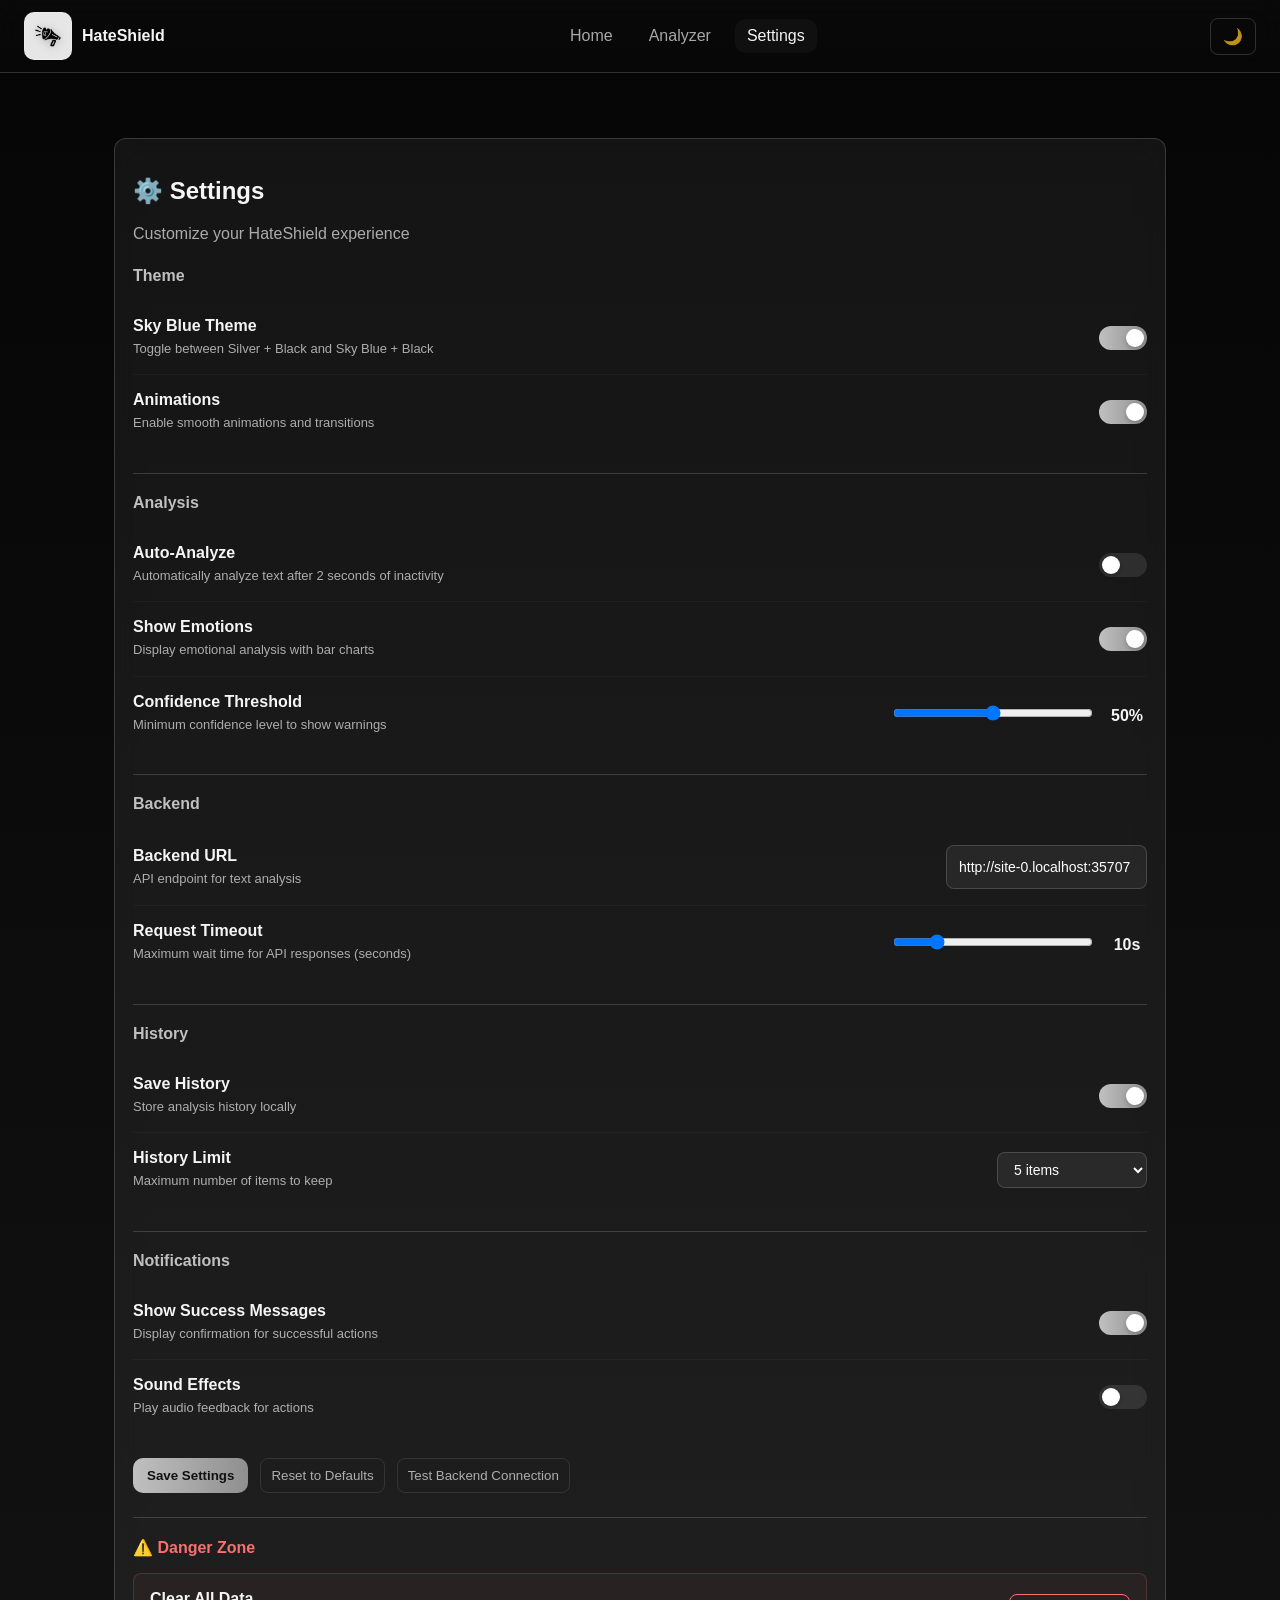
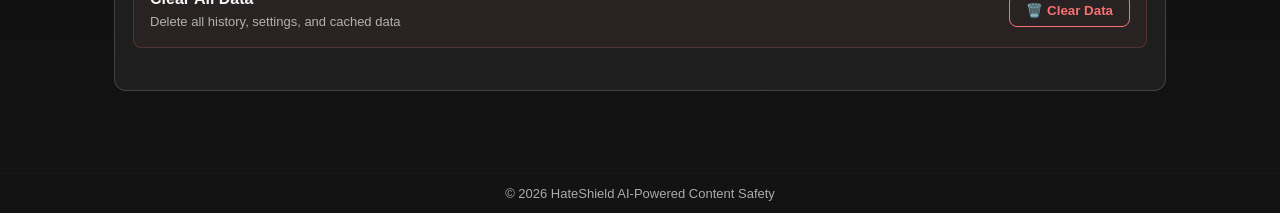
<file: frontend/settings.html>
﻿<!doctype html>
<html>
<head>
  <meta charset="utf-8" />
  <meta name="viewport" content="width=device-width,initial-scale=1" />
  <title>HateShield  Settings</title>
  <link rel="stylesheet" href="css/style.css">
  <link rel="stylesheet" href="css/animations.css">
  <style>
    .settings-section {
      margin: 24px 0;
      padding-top: 20px;
      border-top: 1px solid var(--glass-border);
    }
    
    .settings-section:first-of-type {
      border-top: none;
      padding-top: 0;
    }
    
    .section-title {
      font-size: 16px;
      font-weight: 700;
      margin-bottom: 16px;
      color: var(--accent);
    }
    
    .setting-item {
      display: flex;
      justify-content: space-between;
      align-items: center;
      padding: 16px 0;
      border-bottom: 1px solid rgba(255,255,255,0.03);
    }
    
    .setting-item:last-child {
      border-bottom: none;
    }
    
    .setting-info {
      flex: 1;
    }
    
    .setting-label {
      font-weight: 600;
      margin-bottom: 4px;
    }
    
    .setting-description {
      font-size: 13px;
      color: var(--muted);
      line-height: 1.5;
    }
    
    .setting-control {
      margin-left: 20px;
    }
    
    .toggle-switch {
      position: relative;
      width: 48px;
      height: 24px;
      background: rgba(255,255,255,0.1);
      border-radius: 12px;
      cursor: pointer;
      transition: background 0.3s;
    }
    
    .toggle-switch.active {
      background: linear-gradient(90deg, var(--accent), var(--accent2));
    }
    
    .toggle-slider {
      position: absolute;
      width: 18px;
      height: 18px;
      background: white;
      border-radius: 50%;
      top: 3px;
      left: 3px;
      transition: transform 0.3s;
      box-shadow: 0 2px 4px rgba(0,0,0,0.2);
    }
    
    .toggle-switch.active .toggle-slider {
      transform: translateX(24px);
    }
    
    .input-field {
      background: rgba(255,255,255,0.06);
      border: 1px solid var(--glass-border);
      color: #fff;
      padding: 8px 12px;
      border-radius: 8px;
      font-size: 14px;
      min-width: 200px;
    }
    
    .input-field:focus {
      outline: 2px solid var(--accent);
      outline-offset: 2px;
    }
    
    .select-field {
      background: rgba(255,255,255,0.06);
      border: 1px solid var(--glass-border);
      color: #fff;
      padding: 8px 12px;
      border-radius: 8px;
      cursor: pointer;
      font-size: 14px;
      min-width: 150px;
    }
    
    .range-slider {
      width: 200px;
      margin-left: 12px;
    }
    
    .range-value {
      display: inline-block;
      min-width: 40px;
      text-align: center;
      font-weight: 600;
      margin-left: 8px;
    }
    
    .button-group {
      display: flex;
      gap: 12px;
      margin-top: 24px;
    }
    
    .success-message {
      background: rgba(74, 222, 128, 0.1);
      border: 1px solid rgba(74, 222, 128, 0.3);
      color: #4ade80;
      padding: 12px 16px;
      border-radius: 8px;
      margin-top: 16px;
      display: none;
      animation: slideUp 0.3s ease-out;
    }
    
    .success-message.show {
      display: block;
    }
    
    .danger-zone {
      background: rgba(248, 113, 113, 0.05);
      border: 1px solid rgba(248, 113, 113, 0.2);
      padding: 16px;
      border-radius: 8px;
      margin-top: 16px;
    }
    
    .danger-btn {
      background: transparent;
      border: 1px solid #f87171;
      color: #f87171;
      padding: 8px 16px;
      border-radius: 8px;
      cursor: pointer;
      font-weight: 600;
      transition: all 0.2s;
    }
    
    .danger-btn:hover {
      background: rgba(248, 113, 113, 0.1);
    }
  </style>
</head>
<body class="fade-in">
  <nav class="glass-nav">
    <div class="logo" onclick="location.href='index.html'">
      <div class="logo-mark"><img src="assets/logo.png" alt="HateShield logo"></div>
      <div class="logo-text">HateShield</div>
    </div>
    <div class="nav-center">
      <a class="nav-link" href="index.html">Home</a>
      <a class="nav-link" href="text-analyzer.html">Analyzer</a>
      <a class="nav-link active" href="settings.html">Settings</a>
    </div>
    <div class="nav-right">
      <button id="themeToggle" class="icon-btn" onclick="toggleTheme()">🌙</button>
    </div>
  </nav>

  <main class="container">
    <section class="glass-card">
      <h2>⚙️ Settings</h2>
      <p class="muted">Customize your HateShield experience</p>

      <!-- Appearance Settings -->
      <div class="settings-section">
        <div class="section-title">Theme</div>
        
        <div class="setting-item">
          <div class="setting-info">
            <div class="setting-label">Sky Blue Theme</div>
            <div class="setting-description">Toggle between Silver + Black and Sky Blue + Black</div>
          </div>
          <div class="setting-control">
            <div class="toggle-switch active" id="darkModeToggle" onclick="toggleSetting('darkMode')">
              <div class="toggle-slider"></div>
            </div>
          </div>
        </div>

        <div class="setting-item">
          <div class="setting-info">
            <div class="setting-label">Animations</div>
            <div class="setting-description">Enable smooth animations and transitions</div>
          </div>
          <div class="setting-control">
            <div class="toggle-switch active" id="animationsToggle" onclick="toggleSetting('animations')">
              <div class="toggle-slider"></div>
            </div>
          </div>
        </div>
      </div>

      <!-- Analysis Settings -->
      <div class="settings-section">
        <div class="section-title"> Analysis</div>
        
        <div class="setting-item">
          <div class="setting-info">
            <div class="setting-label">Auto-Analyze</div>
            <div class="setting-description">Automatically analyze text after 2 seconds of inactivity</div>
          </div>
          <div class="setting-control">
            <div class="toggle-switch" id="autoAnalyzeToggle" onclick="toggleSetting('autoAnalyze')">
              <div class="toggle-slider"></div>
            </div>
          </div>
        </div>

        <div class="setting-item">
          <div class="setting-info">
            <div class="setting-label">Show Emotions</div>
            <div class="setting-description">Display emotional analysis with bar charts</div>
          </div>
          <div class="setting-control">
            <div class="toggle-switch active" id="showEmotionsToggle" onclick="toggleSetting('showEmotions')">
              <div class="toggle-slider"></div>
            </div>
          </div>
        </div>

        <div class="setting-item">
          <div class="setting-info">
            <div class="setting-label">Confidence Threshold</div>
            <div class="setting-description">Minimum confidence level to show warnings</div>
          </div>
          <div class="setting-control">
            <input type="range" class="range-slider" id="confidenceThreshold" 
                   min="0" max="100" value="50" 
                   oninput="updateRangeValue('confidence', this.value)">
            <span class="range-value" id="confidenceValue">50%</span>
          </div>
        </div>
      </div>

      <!-- Backend Settings -->
      <div class="settings-section">
        <div class="section-title"> Backend</div>
        
        <div class="setting-item">
          <div class="setting-info">
            <div class="setting-label">Backend URL</div>
            <div class="setting-description">API endpoint for text analysis</div>
          </div>
          <div class="setting-control">
            <input type="text" class="input-field" id="backendUrl" 
                   value="http://127.0.0.1:5000" 
                   placeholder="http://127.0.0.1:5000">
          </div>
        </div>

        <div class="setting-item">
          <div class="setting-info">
            <div class="setting-label">Request Timeout</div>
            <div class="setting-description">Maximum wait time for API responses (seconds)</div>
          </div>
          <div class="setting-control">
            <input type="range" class="range-slider" id="requestTimeout" 
                   min="5" max="30" value="10" 
                   oninput="updateRangeValue('timeout', this.value)">
            <span class="range-value" id="timeoutValue">10s</span>
          </div>
        </div>
      </div>

      <!-- History Settings -->
      <div class="settings-section">
        <div class="section-title"> History</div>
        
        <div class="setting-item">
          <div class="setting-info">
            <div class="setting-label">Save History</div>
            <div class="setting-description">Store analysis history locally</div>
          </div>
          <div class="setting-control">
            <div class="toggle-switch active" id="saveHistoryToggle" onclick="toggleSetting('saveHistory')">
              <div class="toggle-slider"></div>
            </div>
          </div>
        </div>

        <div class="setting-item">
          <div class="setting-info">
            <div class="setting-label">History Limit</div>
            <div class="setting-description">Maximum number of items to keep</div>
          </div>
          <div class="setting-control">
            <select class="select-field" id="historyLimit">
              <option value="5">5 items</option>
              <option value="10">10 items</option>
              <option value="20">20 items</option>
              <option value="50">50 items</option>
              <option value="100">100 items</option>
            </select>
          </div>
        </div>
      </div>

      <!-- Notification Settings -->
      <div class="settings-section">
        <div class="section-title"> Notifications</div>
        
        <div class="setting-item">
          <div class="setting-info">
            <div class="setting-label">Show Success Messages</div>
            <div class="setting-description">Display confirmation for successful actions</div>
          </div>
          <div class="setting-control">
            <div class="toggle-switch active" id="showSuccessToggle" onclick="toggleSetting('showSuccess')">
              <div class="toggle-slider"></div>
            </div>
          </div>
        </div>

        <div class="setting-item">
          <div class="setting-info">
            <div class="setting-label">Sound Effects</div>
            <div class="setting-description">Play audio feedback for actions</div>
          </div>
          <div class="setting-control">
            <div class="toggle-switch" id="soundEffectsToggle" onclick="toggleSetting('soundEffects')">
              <div class="toggle-slider"></div>
            </div>
          </div>
        </div>
      </div>

      <!-- Save Buttons -->
      <div class="button-group">
        <button class="primary-btn" onclick="saveAllSettings()"> Save Settings</button>
        <button class="outline-btn" onclick="resetToDefaults()"> Reset to Defaults</button>
        <button class="outline-btn" onclick="testBackend()"> Test Backend Connection</button>
      </div>

      <div class="success-message" id="successMessage">
         Settings saved successfully!
      </div>

      <!-- Danger Zone -->
      <div class="settings-section">
        <div class="section-title" style="color: #f87171;">⚠️ Danger Zone</div>
        
        <div class="danger-zone">
          <div class="setting-item" style="border: none; padding: 0;">
            <div class="setting-info">
              <div class="setting-label">Clear All Data</div>
              <div class="setting-description">Delete all history, settings, and cached data</div>
            </div>
            <div class="setting-control">
              <button class="danger-btn" onclick="clearAllData()">🗑️ Clear Data</button>
            </div>
          </div>
        </div>
      </div>
    </section>
  </main>

  <footer class="glass-footer">© 2026 HateShield  AI-Powered Content Safety</footer>

  <script src="js/sfx.js"></script>
  <script>
    // Load settings on page load
    document.addEventListener('DOMContentLoaded', () => {
      loadAllSettings();
    });

    window.addEventListener('storage', (event) => {
      if (event.key === 'hs_settings') {
        loadAllSettings();
      }
    });

    function loadAllSettings() {
      const settings = getSettings();
      
      // Appearance
      updateToggle('darkModeToggle', settings.darkMode !== false);
      updateToggle('animationsToggle', settings.animations !== false);
      
      // Analysis
      updateToggle('autoAnalyzeToggle', settings.autoAnalyze === true);
      updateToggle('showEmotionsToggle', settings.showEmotions !== false);
      document.getElementById('confidenceThreshold').value = settings.confidenceThreshold || 50;
      updateRangeValue('confidence', settings.confidenceThreshold || 50);
      
      // Backend
      document.getElementById('backendUrl').value = settings.backendUrl || 'http://127.0.0.1:5000';
      document.getElementById('requestTimeout').value = settings.requestTimeout || 10;
      updateRangeValue('timeout', settings.requestTimeout || 10);
      
      // History
      updateToggle('saveHistoryToggle', settings.saveHistory !== false);
      document.getElementById('historyLimit').value = settings.historyLimit || 5;
      
      // Notifications
      updateToggle('showSuccessToggle', settings.showSuccess !== false);
      updateToggle('soundEffectsToggle', settings.soundEffects === true);
      
      // Apply theme immediately
      applyTheme(settings.darkMode !== false);
    }

    function getSettings() {
      const saved = localStorage.getItem('hs_settings');
      if (saved) {
        try {
          return JSON.parse(saved);
        } catch (e) {
          console.error('Failed to parse settings:', e);
          return getDefaultSettings();
        }
      }
      return getDefaultSettings();
    }

    function getDefaultSettings() {
      // Auto-detect backend URL based on deployment environment
      let defaultBackendUrl = 'http://127.0.0.1:5000';
      
      // If not running on localhost, use the same origin as the frontend
      if (window.location.hostname !== 'localhost' && window.location.hostname !== '127.0.0.1') {
        defaultBackendUrl = window.location.origin;
      }
      
      return {
        darkMode: true,
        animations: true,
        autoAnalyze: false,
        confidenceThreshold: 50,
        showEmotions: true,
        backendUrl: defaultBackendUrl,
        requestTimeout: 10,
        saveHistory: true,
        historyLimit: 5,
        showSuccess: true,
        soundEffects: false
      };
    }

    function updateToggle(id, isActive) {
      const toggle = document.getElementById(id);
      if (toggle) {
        if (isActive) {
          toggle.classList.add('active');
        } else {
          toggle.classList.remove('active');
        }
      }
    }

    function toggleSetting(settingName) {
      const toggleId = settingName + 'Toggle';
      const toggle = document.getElementById(toggleId);
      if (!toggle) return;
      
      const isActive = toggle.classList.contains('active');
      
      if (isActive) {
        toggle.classList.remove('active');
      } else {
        toggle.classList.add('active');
      }
      
      // Special handling for theme
      if (settingName === 'darkMode') {
        const isDark = !isActive;
        applyTheme(isDark);
        const settings = getSettings();
        settings.darkMode = isDark;
        localStorage.setItem('hs_settings', JSON.stringify(settings));
      }

      if (typeof playSfx === 'function') playSfx('toggle');
    }

    function applyTheme(isDark) {
      const themeBtn = document.getElementById('themeToggle');
      if (isDark) {
        document.documentElement.classList.remove('sky-theme');
        document.body.classList.remove('sky-theme');
        if (themeBtn) themeBtn.textContent = '🌙';
      } else {
        document.documentElement.classList.add('sky-theme');
        document.body.classList.add('sky-theme');
        if (themeBtn) themeBtn.textContent = '☀️';
      }
    }

    function toggleTheme() {
      const isLight = document.documentElement.classList.contains('sky-theme');
      const isDark = isLight;
      applyTheme(isDark);
      updateToggle('darkModeToggle', isDark);
      const settings = getSettings();
      settings.darkMode = isDark;
      localStorage.setItem('hs_settings', JSON.stringify(settings));
      if (typeof playSfx === 'function') playSfx('toggle');
    }

    function updateRangeValue(type, value) {
      if (type === 'confidence') {
        document.getElementById('confidenceValue').textContent = value + '%';
      } else if (type === 'timeout') {
        document.getElementById('timeoutValue').textContent = value + 's';
      }
    }

    function saveAllSettings() {
      const settings = {
        darkMode: document.getElementById('darkModeToggle').classList.contains('active'),
        animations: document.getElementById('animationsToggle').classList.contains('active'),
        autoAnalyze: document.getElementById('autoAnalyzeToggle').classList.contains('active'),
        confidenceThreshold: parseInt(document.getElementById('confidenceThreshold').value),
        showEmotions: document.getElementById('showEmotionsToggle').classList.contains('active'),
        backendUrl: document.getElementById('backendUrl').value.trim(),
        requestTimeout: parseInt(document.getElementById('requestTimeout').value),
        saveHistory: document.getElementById('saveHistoryToggle').classList.contains('active'),
        historyLimit: parseInt(document.getElementById('historyLimit').value),
        showSuccess: document.getElementById('showSuccessToggle').classList.contains('active'),
        soundEffects: document.getElementById('soundEffectsToggle').classList.contains('active')
      };
      
      // Validate backend URL
      if (!settings.backendUrl.startsWith('http://') && !settings.backendUrl.startsWith('https://')) {
        alert('⚠️ Backend URL must start with http:// or https://');
        return;
      }
      
      localStorage.setItem('hs_settings', JSON.stringify(settings));
      
      // Show success message
      const successMsg = document.getElementById('successMessage');
      successMsg.classList.add('show');
      setTimeout(() => {
        successMsg.classList.remove('show');
      }, 3000);
      
      // Apply settings immediately
      applyTheme(settings.darkMode);

      if (typeof playSfx === 'function') playSfx('success');
      
      console.log('Settings saved:', settings);
    }

    function resetToDefaults() {
      if (confirm('⚠️ Reset all settings to default values?')) {
        const defaults = getDefaultSettings();
        localStorage.setItem('hs_settings', JSON.stringify(defaults));
        loadAllSettings();
        
        const successMsg = document.getElementById('successMessage');
        successMsg.textContent = ' Settings reset to defaults!';
        successMsg.classList.add('show');
        setTimeout(() => {
          successMsg.classList.remove('show');
          successMsg.textContent = ' Settings saved successfully!';
        }, 3000);

        if (typeof playSfx === 'function') playSfx('success');
      }
    }

    async function testBackend() {
      const url = document.getElementById('backendUrl').value.trim();
      
      if (!url) {
        alert('⚠️ Please enter a backend URL');
        return;
      }
      
      try {
        const response = await fetch(url + '/', {
          method: 'GET',
          headers: { 'Content-Type': 'application/json' }
        });
        
        if (response.ok) {
          const data = await response.json();
          alert(' Backend connection successful!\n\nStatus: ' + (data.status || 'OK'));
          if (typeof playSfx === 'function') playSfx('success');
        } else {
          alert('⚠️ Backend responded with error: ' + response.status);
          if (typeof playSfx === 'function') playSfx('error');
        }
      } catch (error) {
        alert(' Failed to connect to backend:\n' + error.message + '\n\nMake sure the backend is running at: ' + url);
        if (typeof playSfx === 'function') playSfx('error');
      }
    }

    function clearAllData() {
      if (confirm('⚠️ Are you sure you want to delete ALL data?\n\nThis will remove:\n All analysis history\n All settings\n All cached data\n\nThis action cannot be undone!')) {
        if (confirm('⚠️ Final confirmation: Delete everything?')) {
          localStorage.clear();
          alert(' All data cleared successfully!\n\nThe page will now reload with default settings.');
          if (typeof playSfx === 'function') playSfx('success');
          location.reload();
        }
      }
    }
  </script>
</body>
</html>
</file>
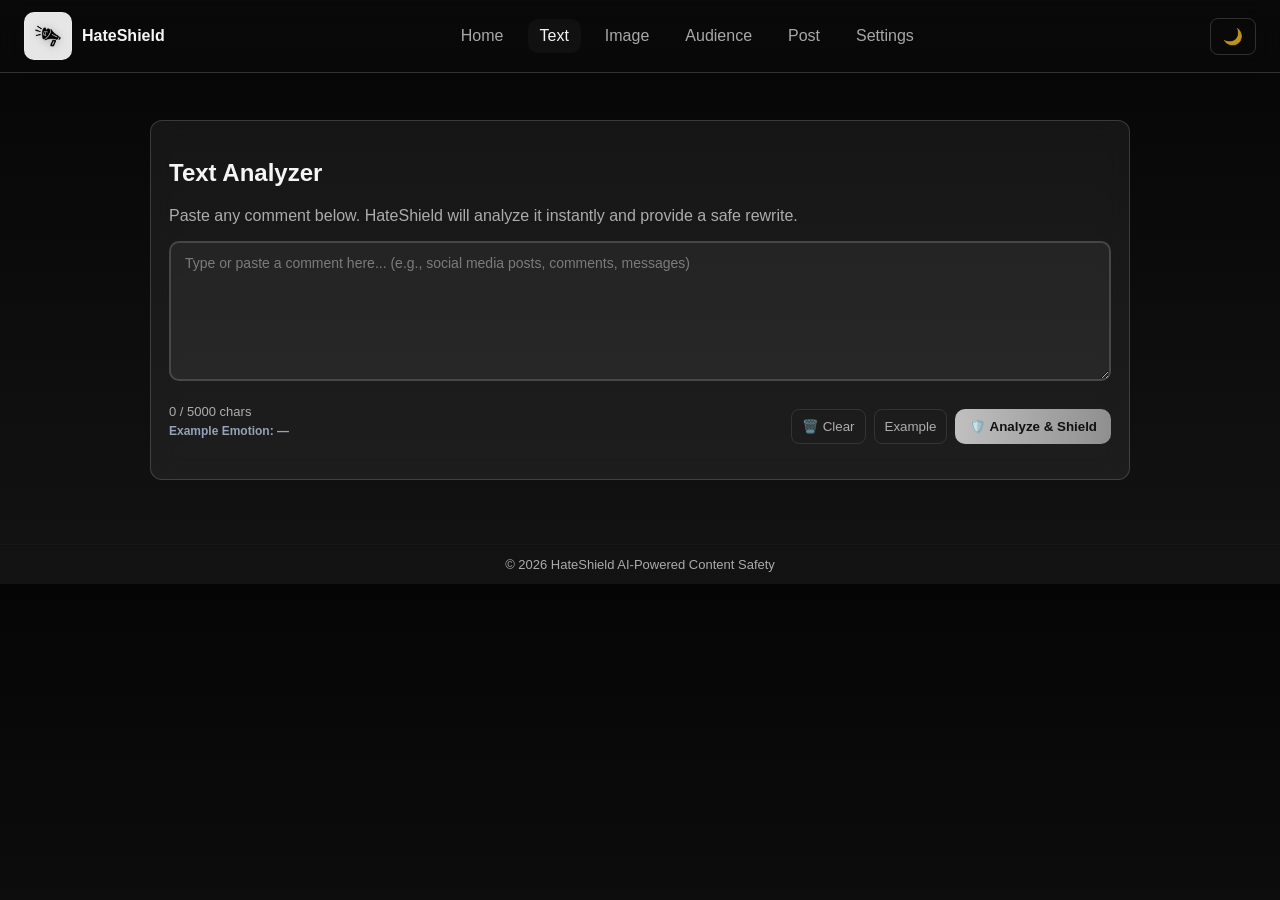
<file: frontend/text-analyzer.html>
﻿<!doctype html>
<html>
<head>
  <meta charset="utf-8" />
  <meta name="viewport" content="width=device-width,initial-scale=1" />
  <title>HateShield  Text Analyzer</title>
  <link rel="stylesheet" href="css/style.css">
  <link rel="stylesheet" href="css/animations.css">
  <style>
    .input-wrapper { position: relative; }
    .char-limit-warning { color: #ff9966; font-weight: 600; }
    .char-limit-error { color: #ff6b6b; font-weight: 600; }
    .quick-actions { display: flex; gap: 8px; margin-top: 12px; }
    .result-block { animation: slideUp 0.3s ease-out; }
    
    .classification-badge {
      display: inline-flex;
      align-items: center;
      gap: 6px;
    }
    
    .classification-badge::before {
      content: '';
      width: 8px;
      height: 8px;
      border-radius: 50%;
      display: inline-block;
    }
    
    .badge-safe::before {
      background: #4ade80;
      box-shadow: 0 0 8px #4ade80;
    }
    
    .badge-offensive::before {
      background: #fbbf24;
      box-shadow: 0 0 8px #fbbf24;
    }
    
    .badge-toxic::before,
    .badge-hate_speech::before {
      background: #f87171;
      box-shadow: 0 0 8px #f87171;
    }
    
    .badge-invalid::before {
      background: #94a3b8;
      box-shadow: 0 0 8px #94a3b8;
    }
    
    .emotion-bar {
      margin: 16px 0;
      padding: 12px;
      background: rgba(0,0,0,0.2);
      border-radius: 8px;
      transition: background 0.3s ease;
    }
    
    .sky-theme .emotion-bar {
      background: rgba(0,0,0,0.05);
    }
    
    .emotion-item {
      display: flex;
      align-items: center;
      margin: 8px 0;
      gap: 12px;
    }
    
    .emotion-label {
      min-width: 80px;
      font-size: 13px;
      color: var(--muted);
    }
    
    .emotion-progress {
      flex: 1;
      height: 8px;
      background: rgba(255,255,255,0.05);
      border-radius: 4px;
      overflow: hidden;
      position: relative;
      transition: background 0.3s ease;
    }
    
    .sky-theme .emotion-progress {
      background: rgba(0,0,0,0.1);
    }
    
    .emotion-fill {
      height: 100%;
      border-radius: 4px;
      transition: width 0.8s cubic-bezier(0.4, 0, 0.2, 1);
      width: 0%;
    }
    
    .emotion-value {
      min-width: 45px;
      text-align: right;
      font-size: 13px;
      font-weight: 700;
    }
    
    .copy-feedback {
      position: fixed;
      bottom: 80px;
      right: 28px;
      background: linear-gradient(135deg, var(--accent), var(--accent2));
      color: #052033;
      padding: 12px 20px;
      border-radius: 8px;
      font-weight: 600;
      box-shadow: 0 8px 24px rgba(0,0,0,0.3);
      animation: slideUp 0.3s ease-out;
      z-index: 50;
    }
    
    .sky-theme .copy-feedback {
      color: #fff;
    }
    
    .loading-spinner {
      display: inline-block;
      width: 14px;
      height: 14px;
      border: 2px solid rgba(5,32,51,0.3);
      border-top-color: #052033;
      border-radius: 50%;
      animation: spin 0.6s linear infinite;
    }
    
    .sky-theme .loading-spinner {
      border: 2px solid rgba(255,255,255,0.3);
      border-top-color: #fff;
    }
    
    @keyframes spin {
      to { transform: rotate(360deg); }
    }
    
    .history-section {
      margin-top: 20px;
      padding-top: 16px;
      border-top: 1px solid var(--glass-border);
    }
    
    .history-item {
      background: rgba(255,255,255,0.02);
      padding: 10px;
      border-radius: 8px;
      margin: 8px 0;
      cursor: pointer;
      transition: all 0.2s;
      border: 1px solid transparent;
    }
    
    .sky-theme .history-item {
      background: rgba(0,0,0,0.02);
    }
    
    .history-item:hover {
      background: rgba(255,255,255,0.05);
      border-color: var(--glass-border);
    }
    
    .sky-theme .history-item:hover {
      background: rgba(0,0,0,0.05);
    }
    
    .history-item-text {
      font-size: 13px;
      color: var(--muted);
      overflow: hidden;
      text-overflow: ellipsis;
      white-space: nowrap;
    }
    
    .history-item-badge {
      font-size: 11px;
      padding: 3px 8px;
      border-radius: 12px;
      background: rgba(255,255,255,0.05);
      display: inline-block;
      margin-top: 4px;
    }
    
    .sky-theme .history-item-badge {
      background: rgba(0,0,0,0.05);
    }
    
    .clear-btn {
      background: transparent;
      border: 1px solid rgba(255,255,255,0.1);
      color: #ff6b6b;
      padding: 6px 10px;
      border-radius: 6px;
      cursor: pointer;
      font-size: 12px;
      transition: all 0.2s;
    }
    
    .sky-theme .clear-btn {
      border: 1px solid rgba(0,0,0,0.2);
    }
    
    .clear-btn:hover {
      background: rgba(255,107,107,0.1);
      border-color: #ff6b6b;
    }

    .image-section {
      margin-top: 22px;
      padding-top: 18px;
      border-top: 1px solid var(--glass-border);
    }

    .image-upload-row {
      display: flex;
      gap: 12px;
      align-items: center;
      flex-wrap: wrap;
      margin-top: 16px;
    }

    #imageInput {
      flex: 1;
      min-width: 200px;
      padding: 10px 14px;
      border: 2px solid var(--glass-border);
      border-radius: 8px;
      background: rgba(255,255,255,0.05);
      color: var(--text-primary);
      font-size: 14px;
      transition: all 0.3s ease;
      cursor: pointer;
    }

    #imageInput:hover {
      border-color: var(--accent);
      background: rgba(52,152,219,0.1);
    }

    #imageInput:focus {
      outline: none;
      border-color: var(--accent);
      box-shadow: 0 0 0 3px rgba(52,152,219,0.2);
    }

    #imageInput::file-selector-button {
      padding: 8px 16px;
      margin-right: 12px;
      background: var(--accent);
      color: #fff;
      border: none;
      border-radius: 6px;
      cursor: pointer;
      font-weight: 600;
      transition: all 0.2s;
    }

    #imageInput::file-selector-button:hover {
      background: #2196F3;
      transform: translateY(-1px);
      box-shadow: 0 4px 12px rgba(52,152,219,0.3);
    }

    .image-preview-wrap {
      margin-top: 16px;
      display: none;
      padding: 16px;
      border-radius: 12px;
      border: 1px solid var(--glass-border);
      background: linear-gradient(135deg, rgba(255,255,255,0.08), rgba(255,255,255,0.04));
      animation: slideUp 0.4s ease-out;
    }

    .image-preview-wrap.active {
      display: block;
    }

    #imagePreview {
      width: 100%;
      max-height: 320px;
      object-fit: contain;
      border-radius: 8px;
      border: 1px solid var(--glass-border);
      background: rgba(0,0,0,0.3);
    }

    .image-result {
      margin-top: 20px;
      padding: 20px;
      border-radius: 12px;
      border: 1px solid var(--glass-border);
      background: linear-gradient(135deg, rgba(255,255,255,0.08), rgba(255,255,255,0.04));
      display: none;
      animation: slideUp 0.5s ease-out;
    }

    .image-result.active {
      display: block;
    }

    .image-result-head {
      display: flex;
      gap: 12px;
      align-items: center;
      flex-wrap: wrap;
    }

    .image-status {
      font-weight: 700;
      letter-spacing: 0.4px;
    }

    .image-status.safe {
      color: #4ade80;
    }

    .image-status.unsafe {
      color: #f87171;
    }

    .image-warning {
      margin-top: 8px;
      font-size: 12px;
      color: #fbbf24;
      display: none;
    }

    .audience-section {
      margin-top: 22px;
      padding-top: 18px;
      border-top: 1px solid var(--glass-border);
    }

    #audienceInput {
      width: 100%;
      min-height: 44px;
      margin-top: 10px;
      padding: 12px 14px;
      border-radius: 10px;
      border: 2px solid var(--glass-border);
      background: rgba(255,255,255,0.05);
      color: var(--text-primary);
      resize: none;
      font-family: inherit;
      font-size: 14px;
      transition: all 0.3s ease;
    }

    #audienceInput:hover {
      border-color: var(--accent);
      background: rgba(52,152,219,0.1);
    }

    #audienceInput:focus {
      outline: none;
      border-color: var(--accent);
      box-shadow: 0 0 0 3px rgba(52,152,219,0.2);
      background: rgba(255,255,255,0.08);
    }

    textarea, input[type="text"] {
      padding: 12px 14px !important;
      border: 2px solid var(--glass-border) !important;
      border-radius: 10px !important;
      background: rgba(255,255,255,0.05) !important;
      color: var(--text-primary) !important;
      font-family: inherit !important;
      font-size: 14px !important;
      transition: all 0.3s ease !important;
    }

    textarea:hover, input[type="text"]:hover {
      border-color: var(--accent) !important;
      background: rgba(52,152,219,0.1) !important;
    }

    textarea:focus, input[type="text"]:focus {
      outline: none !important;
      border-color: var(--accent) !important;
      box-shadow: 0 0 0 3px rgba(52,152,219,0.2) !important;
      background: rgba(255,255,255,0.08) !important;
    }

    textarea::placeholder, input[type="text"]::placeholder, input[type="url"]::placeholder, input[type="file"]::placeholder {
      color: rgba(255,255,255,0.4) !important;
      opacity: 1 !important;
    }
    }

    .audience-actions {
      display: flex;
      justify-content: flex-end;
      margin-top: 10px;
    }

    .audience-result {
      margin-top: 20px;
      padding: 20px;
      border-radius: 12px;
      border: 1px solid var(--glass-border);
      background: linear-gradient(135deg, rgba(255,255,255,0.08), rgba(255,255,255,0.04));
      display: none;
      animation: slideUp 0.5s ease-out;
    }

    .audience-result.active {
      display: block;
    }

    .audience-grid {
      display: grid;
      grid-template-columns: repeat(auto-fit, minmax(130px, 1fr));
      gap: 8px;
      margin-top: 10px;
    }

    .audience-metric {
      padding: 10px;
      border-radius: 8px;
      background: rgba(255,255,255,0.04);
      text-align: center;
    }

    .audience-value {
      font-size: 20px;
      font-weight: 800;
    }

    .audience-label {
      font-size: 12px;
      color: var(--muted);
      margin-top: 4px;
    }

    .post-analysis-section {
      margin-top: 28px;
      padding-top: 28px;
      border-top: 1px solid var(--glass-border);
    }

    .post-input-grid {
      display: grid;
      gap: 12px;
      margin: 16px 0;
    }

    .post-result {
      margin-top: 20px;
      padding: 20px;
      border-radius: 12px;
      border: 1px solid var(--glass-border);
      background: linear-gradient(135deg, rgba(255,255,255,0.08), rgba(255,255,255,0.04));
      display: none;
      animation: slideUp 0.5s ease-out;
    }

    .post-result.active {
      display: block;
    }

    .verdict-badge {
      display: inline-block;
      padding: 8px 16px;
      border-radius: 8px;
      font-weight: 700;
      font-size: 14px;
      margin-bottom: 16px;
    }

    .verdict-approved {
      background: rgba(16, 185, 129, 0.2);
      color: #10b981;
      border: 1px solid #10b981;
    }

    .verdict-revision {
      background: rgba(239, 68, 68, 0.2);
      color: #ef4444;
      border: 1px solid #ef4444;
    }

    .score-grid {
      display: grid;
      grid-template-columns: repeat(auto-fit, minmax(140px, 1fr));
      gap: 12px;
      margin: 16px 0;
    }

    .score-card {
      padding: 14px;
      border-radius: 8px;
      background: rgba(255,255,255,0.04);
      text-align: center;
    }

    .score-value {
      font-size: 28px;
      font-weight: 800;
      margin: 4px 0;
    }

    .score-label {
      font-size: 12px;
      color: var(--muted);
      text-transform: uppercase;
      letter-spacing: 0.5px;
    }

    .suggestions-list {
      margin: 16px 0;
    }

    .suggestion-item {
      padding: 12px;
      margin: 8px 0;
      border-radius: 8px;
      border-left: 3px solid;
      background: rgba(255,255,255,0.03);
    }

    .suggestion-critical {
      border-color: #ef4444;
      background: rgba(239, 68, 68, 0.1);
    }

    .suggestion-medium {
      border-color: #f59e0b;
      background: rgba(245, 158, 11, 0.1);
    }

    .suggestion-low {
      border-color: #6b7280;
      background: rgba(107, 114, 128, 0.1);
    }

    .comparison-bar {
      display: flex;
      height: 32px;
      border-radius: 8px;
      overflow: hidden;
      margin: 12px 0;
      background: rgba(255,255,255,0.05);
    }

    .example-emotion {
      font-size: 12px;
      margin-top: 4px;
      font-weight: 600;
      transition: color 0.2s ease;
    }

    .example-emotion.neutral { color: #94a3b8; }
    .example-emotion.joy { color: #4ade80; }
    .example-emotion.anger { color: #f87171; }
    .example-emotion.sadness { color: #60a5fa; }
    .example-emotion.fear { color: #fbbf24; }
    .example-emotion.disgust { color: #34d399; }

    .example-chip {
      display: inline-flex;
      align-items: center;
      gap: 8px;
      white-space: nowrap;
    }

    .emotion-pill {
      display: inline-flex;
      align-items: center;
      justify-content: center;
      padding: 2px 8px;
      border-radius: 999px;
      font-size: 10px;
      font-weight: 700;
      letter-spacing: 0.3px;
      border: 1px solid transparent;
      text-transform: uppercase;
    }

    .emotion-pill.joy {
      color: #4ade80;
      border-color: rgba(74, 222, 128, 0.45);
      background: rgba(74, 222, 128, 0.1);
    }

    .emotion-pill.anger {
      color: #f87171;
      border-color: rgba(248, 113, 113, 0.45);
      background: rgba(248, 113, 113, 0.1);
    }

    .emotion-pill.sadness {
      color: #60a5fa;
      border-color: rgba(96, 165, 250, 0.45);
      background: rgba(96, 165, 250, 0.1);
    }

    .emotion-pill.fear {
      color: #fbbf24;
      border-color: rgba(251, 191, 36, 0.45);
      background: rgba(251, 191, 36, 0.1);
    }

    .emotion-pill.disgust {
      color: #34d399;
      border-color: rgba(52, 211, 153, 0.45);
      background: rgba(52, 211, 153, 0.1);
    }

    .emotion-pill.neutral {
      color: #94a3b8;
      border-color: rgba(148, 163, 184, 0.45);
      background: rgba(148, 163, 184, 0.1);
    }

    .bar-engagement {
      background: linear-gradient(135deg, #10b981, #059669);
      display: flex;
      align-items: center;
      justify-content: center;
      color: white;
      font-size: 11px;
      font-weight: 700;
    }

    .bar-toxicity {
      background: linear-gradient(135deg, #ef4444, #dc2626);
      display: flex;
      align-items: center;
      justify-content: center;
      color: white;
      font-size: 11px;
      font-weight: 700;
    }

    .image-section,
    .audience-section,
    .post-analysis-section,
    .side-card {
      display: none !important;
    }

    .text-analyzer-section {
      margin-top: 0 !important;
      padding-top: 0 !important;
      border-top: none !important;
    }

    .page-grid {
      grid-template-columns: 1fr !important;
    }

    .big-card {
      max-width: 980px;
      width: 100%;
      margin: 0 auto;
    }

    .big-card textarea,
    .big-card input,
    .big-card select {
      width: 100%;
      box-sizing: border-box;
    }

    @media (max-width: 900px) {
      .big-card {
        max-width: 100%;
      }
    }
  </style>
</head>
<body class="slide-up">
  <nav class="glass-nav">
    <div class="logo" onclick="location.href='index.html'"><div class="logo-mark"><img src="assets/logo.png" alt="HateShield logo"></div><div class="logo-text">HateShield</div></div>
    <div class="nav-center">
      <a class="nav-link" href="index.html">Home</a>
      <a class="nav-link active" href="text-analyzer.html">Text</a>
      <a class="nav-link" href="image-detection.html">Image</a>
      <a class="nav-link" href="audience-analysis.html">Audience</a>
      <a class="nav-link" href="post-analysis.html">Post</a>
      <a class="nav-link" href="settings.html">Settings</a>
    </div>
    <div class="nav-right">
      <button id="themeToggle" class="icon-btn" onclick="toggleTheme()">🌙</button>
    </div>
  </nav>

  <main class="container">
    <div class="page-grid">
      <section class="glass-card big-card">
        <div id="image-section" class="image-section">
          <h2 style="margin-top: 0;">🖼️ Image Detection</h2>
          <p class="muted" style="font-size: 13px; margin: 0;">Detect hate, offensive meaning, or negative emotions from images and memes.</p>

          <div class="image-upload-row">
            <input id="imageInput" type="file" accept="image/*" onchange="previewSelectedImage()" />
            <button class="primary-btn" id="analyzeImageBtn" onclick="analyzeImage()">🖼️ Analyze Image</button>
          </div>

          <div id="imagePreviewWrap" class="image-preview-wrap">
            <img id="imagePreview" alt="Selected image preview" />
          </div>

          <div id="imageResult" class="image-result">
            <div class="image-result-head">
              <span id="imageStatus" class="image-status">SAFE</span>
              <span id="imageEmotion" class="muted">Emotion: neutral</span>
            </div>
            <div id="imageMeta" class="muted" style="margin-top: 8px; font-size: 13px;"></div>
            <div id="imageWarning" class="image-warning"></div>
          </div>
        </div>

        <div id="audience-section" class="audience-section">
          <h2> Audience Reaction Analysis</h2>
          <p class="muted" style="font-size: 13px; margin: 0 0 8px 0;">Paste a post link. HateShield will read available comments and analyze audience reaction.</p>
          <p class="muted" style="font-size: 12px; margin: 0 0 8px 0; padding: 8px; background: rgba(52,152,219,0.1); border-radius: 6px; border-left: 3px solid #3498db;">
             <strong>Test Files Available:</strong> <code>test_positive.html</code>, <code>test_negative.html</code>, <code>test_neutral.html</code><br>
            Open any test file in browser, copy its file:/// URL, and paste here.<br>
            <span style="font-size: 11px;">ℹ️ Social media (LinkedIn, Facebook, Twitter) require login and won't work. Use public blogs/forums instead.</span>
          </p>

          <input id="audienceInput" type="url" placeholder="Paste post URL or file:/// path from test files" />

          <div class="audience-actions">
            <button class="primary-btn" id="analyzeAudienceBtn" onclick="analyzeAudienceReaction()"> Analyze Post Audience</button>
          </div>

          <div id="audienceResult" class="audience-result">
            <div class="image-result-head">
              <span id="dominantEmotionText" class="image-status safe">Dominant: neutral</span>
              <span id="audienceMeta" class="muted"></span>
            </div>
            <div class="audience-grid">
              <div class="audience-metric">
                <div id="positivePercent" class="audience-value">0%</div>
                <div class="audience-label">Positive</div>
              </div>
              <div class="audience-metric">
                <div id="negativePercent" class="audience-value">0%</div>
                <div class="audience-label">Negative</div>
              </div>
              <div class="audience-metric">
                <div id="neutralPercent" class="audience-value">0%</div>
                <div class="audience-label">Neutral</div>
              </div>
            </div>
          </div>
        </div>

        <div id="post-section" class="post-analysis-section">
          <h2> Post Analysis</h2>
          <p class="muted" style="font-size: 13px; margin: 0 0 8px 0;">Analyze your social media content before posting. Get quality checks, engagement predictions, and toxicity risk assessment.</p>

          <div class="post-input-grid">
            <div class="input-wrapper">
              <label style="font-size: 12px; color: var(--muted); display: block; margin-bottom: 4px;">Caption</label>
              <textarea id="postCaption" placeholder="Enter your post caption..." style="min-height: 60px;"></textarea>
            </div>

            <div class="input-wrapper">
              <label style="font-size: 12px; color: var(--muted); display: block; margin-bottom: 4px;">Hashtags</label>
              <input id="postHashtags" type="text" placeholder="#example #socialmedia #content" />
            </div>

            <div class="input-wrapper">
              <label style="font-size: 12px; color: var(--muted); display: block; margin-bottom: 4px;">Description / Additional Content</label>
              <textarea id="postDescription" placeholder="Reel description or additional post content..." style="min-height: 60px;"></textarea>
            </div>

            <div class="input-wrapper">
              <label style="font-size: 12px; color: var(--muted); display: block; margin-bottom: 4px;">Target Audience (Optional)</label>
              <input id="postAudience" type="text" placeholder="e.g., Young adults, Tech enthusiasts, Parents" />
            </div>
          </div>

          <div style="display: flex; gap: 12px; margin-top: 12px;">
            <button class="primary-btn" id="analyzePostBtn" onclick="analyzePost()"> Analyze Post</button>
            <button class="secondary-btn" onclick="clearPostForm()">🗑️ Clear</button>
          </div>

          <div id="postResult" class="post-result">
            <div id="postVerdict" class="verdict-badge verdict-approved"> APPROVED FOR POSTING</div>
            
            <div class="score-grid">
              <div class="score-card">
                <div class="score-label">Quality Score</div>
                <div id="qualityScore" class="score-value" style="color: #3b82f6;">0</div>
              </div>
              <div class="score-card">
                <div class="score-label">Engagement</div>
                <div id="engagementScore" class="score-value" style="color: #10b981;">0</div>
              </div>
              <div class="score-card">
                <div class="score-label">Risk Level</div>
                <div id="riskLevel" class="score-value" style="color: #6b7280;">LOW</div>
              </div>
            </div>

            <div style="margin: 20px 0;">
              <h4 style="margin: 0 0 8px 0; font-size: 14px;">Engagement vs Toxicity</h4>
              <div class="comparison-bar">
                <div id="engagementBar" class="bar-engagement" style="width: 50%;">Engagement 50%</div>
                <div id="toxicityBar" class="bar-toxicity" style="width: 50%;">Risk 50%</div>
              </div>
            </div>

            <div id="suggestionsContainer" class="suggestions-list">
              <h4 style="margin: 0 0 12px 0; font-size: 14px;"> Suggestions for Improvement</h4>
              <!-- Suggestions will be dynamically inserted here -->
            </div>

            <div style="margin-top: 20px; display: flex; gap: 12px;">
              <button class="primary-btn" onclick="downloadPostReport()"> Download Report</button>
              <button class="secondary-btn" onclick="clearPostForm()"> Analyze Another</button>
            </div>
          </div>
        </div>

        <div id="text-section" class="text-analyzer-section">
          <h2> Text Analyzer</h2>
          <p class="muted">Paste any comment below. HateShield will analyze it instantly and provide a safe rewrite.</p>
          
          <div class="input-wrapper">
            <textarea 
              id="inputText" 
              placeholder="Type or paste a comment here... (e.g., social media posts, comments, messages)"
              maxlength="5000"
            ></textarea>
          </div>

          <div id="validationWarning" class="warning-message" style="display: none;">
            <span>⚠️</span>
            <span id="warningText"></span>
          </div>

          <div class="controls">
            <div>
              <span class="charcount" id="charcount">0 / 5000 chars</span>
              <div class="muted example-emotion neutral" id="exampleEmotionHint">Example Emotion: —</div>
            </div>
            <div class="quick-actions">
              <button class="outline-btn" onclick="clearText()" title="Clear text">
                🗑️ Clear
              </button>
                <button class="outline-btn" onclick="useNextExample()">
                 Example
              </button>
              <button class="primary-btn" id="analyzeBtn" onclick="analyzeComment()">
                🛡️ Analyze & Shield
              </button>
            </div>
          </div>

          <div id="analysisResult" class="result-block visually-hidden">
            <div class="result-head">
              <div class="classification-badge badge" id="resultBadge">SAFE</div>
              <div class="muted" id="resultMeta">Confidence: 0%  Processed in 0ms</div>
            </div>

            <div class="result-body">
              <div id="emotionBar" class="emotion-bar">
                <h4 style="margin: 0 0 12px 0; font-size: 14px;">Emotion Scale (Before Rewrite)</h4>
                <div class="emotion-item">
                  <span class="emotion-label"> Anger</span>
                  <div class="emotion-progress">
                    <div class="emotion-fill" id="anger-fill" style="background: #f87171;"></div>
                  </div>
                  <span class="emotion-value" id="anger-value">0%</span>
                </div>
                <div class="emotion-item">
                  <span class="emotion-label"> Joy</span>
                  <div class="emotion-progress">
                    <div class="emotion-fill" id="joy-fill" style="background: #4ade80;"></div>
                  </div>
                  <span class="emotion-value" id="joy-value">0%</span>
                </div>
                <div class="emotion-item">
                  <span class="emotion-label"> Sadness</span>
                  <div class="emotion-progress">
                    <div class="emotion-fill" id="sadness-fill" style="background: #60a5fa;"></div>
                  </div>
                  <span class="emotion-value" id="sadness-value">0%</span>
                </div>
                <div class="emotion-item">
                  <span class="emotion-label"> Fear</span>
                  <div class="emotion-progress">
                    <div class="emotion-fill" id="fear-fill" style="background: #a78bfa;"></div>
                  </div>
                  <span class="emotion-value" id="fear-value">0%</span>
                </div>
                <div class="emotion-item">
                  <span class="emotion-label"> Disgust</span>
                  <div class="emotion-progress">
                    <div class="emotion-fill" id="disgust-fill" style="background: #34d399;"></div>
                  </div>
                  <span class="emotion-value" id="disgust-value">0%</span>
                </div>
              </div>
              
              <div class="rewrite-section">
                <h4> Safe Rewrite</h4>
                <div id="rewrittenText" class="rewritten"></div>
                <div class="rewrite-actions">
                  <button class="outline-btn" onclick="copyRewrite()"> Copy Rewrite</button>
                  <button class="outline-btn" onclick="useRewrite()">✅ Use This Version</button>
                </div>
              </div>
            </div>
          </div>
        </div>
      </section>

      <aside class="glass-card side-card">
        <h3> Quick Tips</h3>
        <ul class="tips">
          <li>Type or paste any text to analyze</li>
          <li>Analyze text instantly with one click</li>
          <li>Copy the safe rewrite with one click</li>
          <li>View emotional tone analysis</li>
        </ul>
        
        <hr />
        
        <h4> Try Examples</h4>
        <div class="example-list">
          <button class="chip" onclick="setExampleText('I am furious about this unfair decision and feel really frustrated.', 'anger')"><span class="example-chip">Anger Example <span class="emotion-pill anger">Anger</span></span></button>
          <button class="chip" onclick="setExampleText('I am thrilled and grateful for this amazing news today.', 'joy')"><span class="example-chip">Joy Example <span class="emotion-pill joy">Joy</span></span></button>
          <button class="chip" onclick="setExampleText('I feel heartbroken and deeply sad after this loss.', 'sadness')"><span class="example-chip">Sadness Example <span class="emotion-pill sadness">Sadness</span></span></button>
          <button class="chip" onclick="setExampleText('I am worried and anxious about what might happen next.', 'fear')"><span class="example-chip">Fear Example <span class="emotion-pill fear">Fear</span></span></button>
          <button class="chip" onclick="setExampleText('This spoiled food smells disgusting and makes me feel sick.', 'disgust')"><span class="example-chip">Disgust Example <span class="emotion-pill disgust">Disgust</span></span></button>
        </div>

        <div class="history-section">
          <div style="display: flex; justify-content: space-between; align-items: center; margin-bottom: 8px;">
            <h4 style="margin: 0;"> Recent Analyses</h4>
            <button class="clear-btn" onclick="clearHistory()">Clear</button>
          </div>
          <div id="historyList">
            <p class="muted" style="font-size: 13px; text-align: center;">No analyses yet</p>
          </div>
        </div>
      </aside>
    </div>
  </main>
  
  <footer class="glass-footer">© 2026 HateShield  AI-Powered Content Safety</footer>

  <script src="js/sfx.js"></script>
  <script>
    // Load theme on page load
    window.addEventListener('DOMContentLoaded', () => {
      loadTheme();
      updateCharCount();
      loadHistory();
    });

    function loadTheme() {
      const settings = getSettings();
      const isDark = settings.darkMode !== false;
      applyTheme(isDark);
    }

    function getSettings() {
      try {
        const saved = localStorage.getItem('hs_settings');
        if (saved) {
          return JSON.parse(saved);
        }
      } catch (e) {
        console.error('Failed to parse settings:', e);
      }
      
      // Return default settings with auto-detected backend URL
      let defaultBackendUrl = 'http://127.0.0.1:5000';
      if (window.location.hostname !== 'localhost' && window.location.hostname !== '127.0.0.1') {
        defaultBackendUrl = window.location.origin;
      }
      
      return {
        darkMode: true,
        backendUrl: defaultBackendUrl
      };
    }

    function applyTheme(isDark) {
      const themeBtn = document.getElementById('themeToggle');
      const html = document.documentElement;
      const body = document.body;
      
      if (isDark) {
        html.classList.remove('sky-theme');
        body.classList.remove('sky-theme');
        if (themeBtn) themeBtn.textContent = '🌙';
      } else {
        html.classList.add('sky-theme');
        body.classList.add('sky-theme');
        if (themeBtn) themeBtn.textContent = '☀️';
      }
    }

    function toggleTheme() {
      const isLight = document.documentElement.classList.contains('sky-theme');
      const isDark = isLight;
      applyTheme(isDark);
      
      const settings = getSettings();
      settings.darkMode = isDark;
      localStorage.setItem('hs_settings', JSON.stringify(settings));
      
      showFeedback(newIsDark ? 'Silver + Black theme enabled' : 'Sky Blue + Black theme enabled');
      if (typeof playSfx === 'function') playSfx('toggle');
    }

    function validateInput(text) {
      const validationWarning = document.getElementById('validationWarning');
      const warningText = document.getElementById('warningText');
      
      // Check if only numbers
      const onlyNumbers = /^[0-9\s\.\,\-\+\=\(\)\[\]\{\}\/\\\:\;]+$/.test(text);
      
      if (onlyNumbers) {
        validationWarning.style.display = 'flex';
        warningText.textContent = 'Input contains only numbers. Please provide meaningful text for analysis.';
        return false;
      }
      
      // Check minimum length
      if (text.length < 3) {
        validationWarning.style.display = 'flex';
        warningText.textContent = 'Input is too short. Please provide at least 3 characters.';
        return false;
      }
      
      validationWarning.style.display = 'none';
      return true;
    }

    function applyAnalysisResult(data, originalText) {
      const resultBox = document.getElementById('analysisResult');
      const badge = document.getElementById('resultBadge');
      const meta = document.getElementById('resultMeta');
      const rewritten = document.getElementById('rewrittenText');

      // Check for validation warnings from backend
      if (data.warning) {
        const validationWarning = document.getElementById('validationWarning');
        const warningText = document.getElementById('warningText');
        validationWarning.style.display = 'flex';
        warningText.textContent = data.warning;
        resultBox.classList.add('visually-hidden');
        return false;
      }

      const classification = (data.classification || 'safe').toLowerCase();
      badge.innerText = classification.toUpperCase().replace('_', ' ');
      badge.className = `classification-badge badge badge-${classification}`;

      const dominantEmotion = (data.dominant_emotion || 'neutral').toLowerCase();
      meta.innerText = `Confidence: ${data.confidence}%  Emotion: ${dominantEmotion}  Processed in ${data.processing_time_ms || 0}ms`;
      rewritten.innerText = data.rewritten_text || '';

      if (data.emotions) {
        setTimeout(() => updateEmotions(data.emotions), 100);
      }

      resultBox.classList.remove('visually-hidden');
      saveToHistory(originalText, classification, data.confidence);

      setTimeout(() => {
        resultBox.scrollIntoView({ behavior: 'smooth', block: 'nearest' });
      }, 100);

      if (typeof playSfx === 'function') playSfx('success');

      return true;
    }

    async function analyzeComment() {
      const textEl = document.getElementById('inputText');
      const analyzeBtn = document.getElementById('analyzeBtn');

      const text = textEl.value.trim();
      if (!text) { 
        showFeedback('⚠️ Please enter text to analyze', 'warning');
        return; 
      }

      // Validate input
      if (!validateInput(text)) {
        return;
      }

      if (typeof playSfx === 'function') playSfx('click');

      analyzeBtn.disabled = true;
      analyzeBtn.innerHTML = '<span class="loading-spinner"></span> Analyzing...';

      resetEmotions();

      try {
        const settings = getSettings();
        const backendUrl = settings.backendUrl || 'http://127.0.0.1:5000';
        
        const resp = await fetch(backendUrl + '/analyze', {
          method:'POST',
          headers:{'Content-Type':'application/json'},
          body: JSON.stringify({ text })
        });
        
        if (!resp.ok) throw new Error('Network response was not ok');
        const data = await resp.json();
        applyAnalysisResult(data, text);
        
      } catch (e) {
        showFeedback('❌ Failed to connect to backend. Check the backend URL in Settings.', 'error');
        console.error(e);
        if (typeof playSfx === 'function') playSfx('error');
      } finally {
        analyzeBtn.disabled = false;
        analyzeBtn.innerHTML = '🛡️ Analyze & Shield';
      }
    }

    function previewSelectedImage() {
      const imageInput = document.getElementById('imageInput');
      const previewWrap = document.getElementById('imagePreviewWrap');
      const preview = document.getElementById('imagePreview');
      const result = document.getElementById('imageResult');

      const file = imageInput?.files?.[0];
      if (!file) {
        previewWrap.classList.remove('active');
        result.classList.remove('active');
        return;
      }

      const objectUrl = URL.createObjectURL(file);
      preview.src = objectUrl;
      preview.onload = () => URL.revokeObjectURL(objectUrl);
      previewWrap.classList.add('active');
      result.classList.remove('active');
    }

    async function analyzeImage() {
      const imageInput = document.getElementById('imageInput');
      const analyzeBtn = document.getElementById('analyzeImageBtn');
      const result = document.getElementById('imageResult');
      const status = document.getElementById('imageStatus');
      const emotion = document.getElementById('imageEmotion');
      const meta = document.getElementById('imageMeta');
      const warning = document.getElementById('imageWarning');

      const file = imageInput?.files?.[0];
      if (!file) {
        showFeedback('⚠️ Please select an image first', 'warning');
        return;
      }

      const hasImageMime = !!file.type && file.type.startsWith('image/');
      const hasImageExt = /\.(png|jpe?g|webp|gif|bmp)$/i.test(file.name || '');
      if (!hasImageMime && !hasImageExt) {
        showFeedback('⚠️ Please choose a valid image file', 'warning');
        return;
      }

      if (file.size > 10 * 1024 * 1024) {
        showFeedback('⚠️ Image is too large. Max allowed size is 10MB.', 'warning');
        return;
      }

      if (typeof playSfx === 'function') playSfx('click');

      analyzeBtn.disabled = true;
      analyzeBtn.innerHTML = '<span class="loading-spinner"></span> Scanning...';

      try {
        const settings = getSettings();
        const backendUrl = settings.backendUrl || 'http://127.0.0.1:5000';
        const formData = new FormData();
        formData.append('image', file);

        const resp = await fetch(backendUrl + '/analyze_image', {
          method: 'POST',
          body: formData
        });

        let data;
        try {
          data = await resp.json();
        } catch (parseError) {
          throw new Error(`Image API returned invalid response (HTTP ${resp.status})`);
        }
        if (!resp.ok || data.error) {
          throw new Error(data.error || 'Image analysis failed');
        }

        const rawStatus = (data.status || data.classification || 'safe').toLowerCase();
        const unsafeStates = ['unsafe', 'offensive', 'toxic', 'hate_speech', 'hate'];
        const isUnsafe = unsafeStates.includes(rawStatus);
        status.textContent = isUnsafe ? 'UNSAFE' : 'SAFE';
        status.className = `image-status ${isUnsafe ? 'unsafe' : 'safe'}`;

        const detectedEmotion = (data.emotion || data.dominant_emotion || 'neutral').toLowerCase();
        emotion.textContent = `Emotion: ${detectedEmotion}`;
        const confidence = Number(data.confidence ?? data.score ?? 0);
        meta.textContent = `Confidence: ${confidence}%  Processed in ${data.processing_time_ms || 0}ms`;

        if (data.warning) {
          warning.style.display = 'block';
          warning.textContent = `⚠️ ${data.warning}`;
        } else {
          warning.style.display = 'none';
          warning.textContent = '';
        }

        result.classList.add('active');
        result.scrollIntoView({ behavior: 'smooth', block: 'nearest' });
        showFeedback(' Image analysis complete!');
        if (typeof playSfx === 'function') playSfx('success');
      } catch (e) {
        showFeedback(`❌ ${e.message || 'Failed to analyze image. Check backend and dependencies.'}`, 'error');
        console.error(e);
        if (typeof playSfx === 'function') playSfx('error');
      } finally {
        analyzeBtn.disabled = false;
        analyzeBtn.innerHTML = '🖼️ Analyze Image';
      }
    }

    async function analyzeAudienceReaction() {
      const audienceInput = document.getElementById('audienceInput');
      const analyzeBtn = document.getElementById('analyzeAudienceBtn');
      const result = document.getElementById('audienceResult');
      const dominant = document.getElementById('dominantEmotionText');
      const meta = document.getElementById('audienceMeta');
      const positive = document.getElementById('positivePercent');
      const negative = document.getElementById('negativePercent');
      const neutral = document.getElementById('neutralPercent');

      const postUrl = (audienceInput?.value || '').trim();
      if (!postUrl) {
        showFeedback('⚠️ Please enter a post link or file path', 'warning');
        return;
      }

      let parsedUrl;
      try {
        parsedUrl = new URL(postUrl);
      } catch (e) {
        parsedUrl = null;
      }

      const validProtocols = ['http:', 'https:', 'file:'];
      if (!parsedUrl || !validProtocols.includes(parsedUrl.protocol)) {
        showFeedback('⚠️ Please enter a valid URL (http://, https://, or file:///)', 'warning');
        return;
      }

      analyzeBtn.disabled = true;
      analyzeBtn.innerHTML = '<span class="loading-spinner"></span> Analyzing...';

      try {
        const settings = getSettings();
        const backendUrl = settings.backendUrl || 'http://127.0.0.1:5000';

        // Send URL to backend - it will handle both http/https and file:// URLs
        const resp = await fetch(backendUrl + '/analyze_audience', {
          method: 'POST',
          headers: { 'Content-Type': 'application/json' },
          body: JSON.stringify({ post_url: postUrl })
        });

        const data = await resp.json();
        if (!resp.ok || data.error) {
          throw new Error(data.error || 'Audience analysis failed');
        }

        positive.textContent = `${data.positive_percent || 0}%`;
        negative.textContent = `${data.negative_percent || 0}%`;
        neutral.textContent = `${data.neutral_percent || 0}%`;

        const dominantLabel = (data.dominant_emotion || 'neutral').toLowerCase();
        dominant.textContent = `Dominant: ${dominantLabel}`;
        dominant.className = `image-status ${dominantLabel === 'anger' ? 'unsafe' : 'safe'}`;

        meta.textContent = `${data.analyzed_comments || 0}/${data.total_comments || 0} comments analyzed  ${data.processing_time_ms || 0}ms`;
        result.classList.add('active');
        result.scrollIntoView({ behavior: 'smooth', block: 'nearest' });

        showFeedback(' Audience reaction analysis complete!');
        if (typeof playSfx === 'function') playSfx('success');
      } catch (e) {
        showFeedback(` ${e.message || 'Failed to analyze audience reaction'}`, 'error');
        console.error(e);
        if (typeof playSfx === 'function') playSfx('error');
      } finally {
        analyzeBtn.disabled = false;
        analyzeBtn.innerHTML = ' Analyze Post Audience';
      }
    }

    async function analyzePost() {
      const analyzeBtn = document.getElementById('analyzePostBtn');
      const result = document.getElementById('postResult');
      const verdict = document.getElementById('postVerdict');
      const qualityScore = document.getElementById('qualityScore');
      const engagementScore = document.getElementById('engagementScore');
      const riskLevel = document.getElementById('riskLevel');
      const engagementBar = document.getElementById('engagementBar');
      const toxicityBar = document.getElementById('toxicityBar');
      const suggestionsContainer = document.getElementById('suggestionsContainer');

      const caption = document.getElementById('postCaption').value.trim();
      const hashtags = document.getElementById('postHashtags').value.trim();
      const description = document.getElementById('postDescription').value.trim();
      const target_audience = document.getElementById('postAudience').value.trim();

      if (!caption && !hashtags && !description) {
        showFeedback('⚠️ Please enter at least one content field (caption, hashtags, or description)', 'warning');
        return;
      }

      analyzeBtn.disabled = true;
      analyzeBtn.innerHTML = '<span class="loading-spinner"></span> Analyzing...';

      try {
        const settings = getSettings();
        const backendUrl = settings.backendUrl || 'http://127.0.0.1:5000';

        const resp = await fetch(backendUrl + '/analyze_post', {
          method: 'POST',
          headers: { 'Content-Type': 'application/json' },
          body: JSON.stringify({ caption, hashtags, description, target_audience })
        });

        const data = await resp.json();
        if (!resp.ok || data.error) {
          throw new Error(data.error || 'Post analysis failed');
        }

        // Store report data globally for download
        window.lastPostReport = data.report;

        // Update verdict
        if (data.is_good_content) {
          verdict.textContent = ' APPROVED FOR POSTING';
          verdict.className = 'verdict-badge verdict-approved';
        } else {
          verdict.textContent = ' NEEDS REVISION';
          verdict.className = 'verdict-badge verdict-revision';
        }

        // Update scores
        qualityScore.textContent = data.quality_score || 0;
        engagementScore.textContent = data.engagement_score || 0;
        riskLevel.textContent = data.risk_level || 'LOW';
        riskLevel.style.color = data.risk_color || '#10b981';

        // Update comparison bar
        const engScore = data.engagement_score || 0;
        const toxScore = data.comparison.toxicity_risk || 0;
        const total = engScore + toxScore || 1;
        const engPercent = Math.round((engScore / total) * 100);
        const toxPercent = 100 - engPercent;

        engagementBar.style.width = `${engPercent}%`;
        toxicityBar.style.width = `${toxPercent}%`;
        engagementBar.textContent = `Engagement ${engScore}`;
        toxicityBar.textContent = `Risk ${toxScore}`;

        // Display suggestions
        if (data.suggestions && data.suggestions.length > 0) {
          let suggestionsHTML = '<h4 style="margin: 0 0 12px 0; font-size: 14px;"> Suggestions for Improvement</h4>';
          data.suggestions.forEach(sug => {
            const priorityClass = `suggestion-${sug.priority}`;
            const icon = sug.priority === 'critical' ? '🚨' : (sug.priority === 'medium' ? '⚠️' : '💡');
            suggestionsHTML += `
              <div class="suggestion-item ${priorityClass}">
                ${icon} <strong>${sug.category}:</strong> ${sug.message}
              </div>
            `;
          });
          suggestionsContainer.innerHTML = suggestionsHTML;
        } else {
          suggestionsContainer.innerHTML = `
            <h4 style="margin: 0 0 12px 0; font-size: 14px;"> Suggestions for Improvement</h4>
            <div class="suggestion-item" style="border-color: #10b981; background: rgba(16, 185, 129, 0.1);">
               Your content looks great! Ready to post.
            </div>
          `;
        }

        result.classList.add('active');
        result.scrollIntoView({ behavior: 'smooth', block: 'nearest' });

        showFeedback(' Post analysis complete!');
        if (typeof playSfx === 'function') playSfx('success');
      } catch (e) {
        showFeedback(` ${e.message || 'Failed to analyze post'}`, 'error');
        console.error(e);
        if (typeof playSfx === 'function') playSfx('error');
      } finally {
        analyzeBtn.disabled = false;
        analyzeBtn.innerHTML = ' Analyze Post';
      }
    }

    function clearPostForm() {
      document.getElementById('postCaption').value = '';
      document.getElementById('postHashtags').value = '';
      document.getElementById('postDescription').value = '';
      document.getElementById('postAudience').value = '';
      document.getElementById('postResult').style.display = 'none';
      showFeedback('🗑️ Form cleared');
    }

    function downloadPostReport() {
      const report = window.lastPostReport;
      if (!report) {
        showFeedback('⚠️ No report available to download', 'warning');
        return;
      }

      const reportText = `

       HATESHIELD POST ANALYSIS


ANALYSIS DATE: ${report.timestamp}
VERDICT: ${report.verdict}


CONTENT ANALYZED


CAPTION:
${report.caption || 'N/A'}

HASHTAGS:
${report.hashtags || 'N/A'}

DESCRIPTION:
${report.description || 'N/A'}


ANALYSIS RESULTS


Quality Score: ${document.getElementById('qualityScore').textContent}/100
Engagement Score: ${document.getElementById('engagementScore').textContent}/100
Risk Level: ${document.getElementById('riskLevel').textContent}

Recommendation: ${report.verdict === 'APPROVED' ? 'Safe to post' : 'Review and revise before posting'}


         Generated by HateShield
      AI-Powered Content Safety

`.trim();

      const blob = new Blob([reportText], { type: 'text/plain' });
      const url = URL.createObjectURL(blob);
      const a = document.createElement('a');
      a.href = url;
      a.download = `HateShield_PostAnalysis_${Date.now()}.txt`;
      document.body.appendChild(a);
      a.click();
      document.body.removeChild(a);
      URL.revokeObjectURL(url);

      showFeedback(' Report downloaded successfully!');
      if (typeof playSfx === 'function') playSfx('success');
    }

    function resetEmotions() {
      const emotions = ['anger', 'joy', 'sadness', 'fear', 'disgust'];
      emotions.forEach(emotion => {
        const fill = document.getElementById(`${emotion}-fill`);
        const valueEl = document.getElementById(`${emotion}-value`);
        if (fill) fill.style.width = '0%';
        if (valueEl) valueEl.textContent = '0%';
      });
    }

    function updateEmotions(emotions) {
      const emotionTypes = ['anger', 'joy', 'sadness', 'fear', 'disgust'];
      emotionTypes.forEach(emotion => {
        const value = emotions[emotion] || 0;
        const fill = document.getElementById(`${emotion}-fill`);
        const valueEl = document.getElementById(`${emotion}-value`);
        
        if (fill && valueEl) {
          fill.style.transition = 'none';
          fill.style.width = '0%';
          fill.offsetHeight;
          fill.style.transition = 'width 0.8s cubic-bezier(0.4, 0, 0.2, 1)';
          fill.style.width = value + '%';
          valueEl.textContent = value + '%';
        }
      });
    }

    function clearText() {
      const el = document.getElementById('inputText');
      if (el) {
        el.value = '';
        updateCharCount();
      }
      document.getElementById('analysisResult').classList.add('visually-hidden');
      document.getElementById('validationWarning').style.display = 'none';
      if (typeof playSfx === 'function') playSfx('click');
    }

    const quickExamples = [
      { text: "I am furious about this unfair decision and feel really frustrated.", emotion: "anger" },
      { text: "I am thrilled and grateful for this amazing news today.", emotion: "joy" },
      { text: "I feel heartbroken and deeply sad after this loss.", emotion: "sadness" },
      { text: "I am worried and anxious about what might happen next.", emotion: "fear" },
      { text: "This spoiled food smells disgusting and makes me feel sick.", emotion: "disgust" }
    ];

    let quickExampleIndex = 0;

    function updateExampleEmotionHint(emotion) {
      const hint = document.getElementById('exampleEmotionHint');
      if (!hint) return;
      hint.classList.remove('neutral', 'joy', 'anger', 'sadness', 'fear', 'disgust');
      if (!emotion) {
        hint.textContent = 'Example Emotion: —';
        hint.classList.add('neutral');
        return;
      }

      const tone = String(emotion).toLowerCase();
      hint.textContent = `Example Emotion: ${tone}`;
      if (['joy', 'anger', 'sadness', 'fear', 'disgust'].includes(tone)) {
        hint.classList.add(tone);
      } else {
        hint.classList.add('neutral');
      }
    }

    function useNextExample() {
      if (!quickExamples.length) return;
      const sample = quickExamples[quickExampleIndex];
      setExampleText(sample.text, sample.emotion);
      quickExampleIndex = (quickExampleIndex + 1) % quickExamples.length;
      if (typeof playSfx === 'function') playSfx('click');
    }

    function setExampleText(txt, emotion = '') {
      const el = document.getElementById('inputText');
      if (el) {
        el.value = txt;
        updateCharCount();
      }
      document.getElementById('validationWarning').style.display = 'none';
      updateExampleEmotionHint(emotion);
    }

    function copyRewrite() {
      const txt = document.getElementById('rewrittenText')?.innerText || '';
      if (!txt) return;
      if (typeof playSfx === 'function') playSfx('click');
      
      navigator.clipboard.writeText(txt).then(() => {
        showFeedback(' Copied to clipboard!');
        if (typeof playSfx === 'function') playSfx('success');
      }).catch(err => {
        console.error('Copy failed:', err);
        showFeedback(' Failed to copy', 'error');
        if (typeof playSfx === 'function') playSfx('error');
      });
    }

    function useRewrite() {
      const txt = document.getElementById('rewrittenText')?.innerText || '';
      if (!txt) return;
      if (typeof playSfx === 'function') playSfx('click');
      
      const el = document.getElementById('inputText');
      if (el) {
        el.value = txt;
        updateCharCount();
        showFeedback(' Text replaced with safe version!');
        if (typeof playSfx === 'function') playSfx('success');
      }
    }

    function showFeedback(message, type = 'success') {
      const existing = document.querySelector('.copy-feedback');
      if (existing) existing.remove();
      
      const feedback = document.createElement('div');
      feedback.className = 'copy-feedback';
      feedback.textContent = message;
      
      if (type === 'warning') {
        feedback.style.background = '#fbbf24';
      } else if (type === 'error') {
        feedback.style.background = '#f87171';
        feedback.style.color = '#fff';
      }
      
      document.body.appendChild(feedback);
      
      setTimeout(() => {
        feedback.style.opacity = '0';
        feedback.style.transform = 'translateY(10px)';
        setTimeout(() => feedback.remove(), 300);
      }, 2500);
    }

    function updateCharCount() {
      const input = document.getElementById('inputText');
      const counter = document.getElementById('charcount');
      if (!input || !counter) return;
      
      const len = input.value.length;
      const max = 5000;
      counter.textContent = `${len} / ${max} chars`;
      
      if (len > max * 0.9) {
        counter.className = 'charcount char-limit-warning';
      } else if (len >= max) {
        counter.className = 'charcount char-limit-error';
      } else {
        counter.className = 'charcount';
      }
    }

    function saveToHistory(text, classification, confidence) {
      let history = JSON.parse(localStorage.getItem('hs_history') || '[]');
      history.unshift({
        text: text.substring(0, 100),
        classification,
        confidence,
        timestamp: Date.now()
      });
      
      history = history.slice(0, 5);
      localStorage.setItem('hs_history', JSON.stringify(history));
      loadHistory();
    }

    function loadHistory() {
      const history = JSON.parse(localStorage.getItem('hs_history') || '[]');
      const container = document.getElementById('historyList');
      
      if (history.length === 0) {
        container.innerHTML = '<p class="muted" style="font-size: 13px; text-align: center;">No analyses yet</p>';
        return;
      }
      
      container.innerHTML = history.map(item => `
        <div class="history-item" onclick="setExampleText('${item.text.replace(/'/g, "\\'")}')">
          <div class="history-item-text">${item.text}...</div>
          <span class="history-item-badge">${item.classification.toUpperCase()}</span>
        </div>
      `).join('');
    }

    function clearHistory() {
      if (confirm('Clear all analysis history?')) {
        localStorage.removeItem('hs_history');
        loadHistory();
        showFeedback('🗑️ History cleared');
        if (typeof playSfx === 'function') playSfx('success');
      }
    }

    function scrollToSection(sectionId) {
      const section = document.getElementById(sectionId);
      if (section) {
        section.scrollIntoView({ behavior: 'smooth', block: 'start' });
        localStorage.setItem('selectedSection', sectionId);
        updateDropdownActive();
      }
    }

    function updateDropdownActive() {
      const selectedId = localStorage.getItem('selectedSection');
      const items = document.querySelectorAll('.dropdown-item');
      items.forEach(item => {
        item.classList.remove('active');
        const href = item.getAttribute('onclick');
        if (href && href.includes(selectedId)) {
          item.classList.add('active');
        }
      });
    }

    document.addEventListener('DOMContentLoaded', () => {
      const input = document.getElementById('inputText');
      const imageInput = document.getElementById('imageInput');
      if (input) {
        input.addEventListener('input', updateCharCount);
        
        input.addEventListener('keydown', (e) => {
          if (e.ctrlKey && e.key === 'Enter') {
            analyzeComment();
          }
        });
      }

      if (imageInput) {
        imageInput.addEventListener('change', previewSelectedImage);
      }
      
      loadHistory();
      updateCharCount();
      updateDropdownActive();

      // Setup dropdown menu
      const dropdown = document.querySelector('.nav-dropdown');
      const dropdownMenu = document.querySelector('.dropdown-menu');
      const analyzerLink = document.querySelector('.nav-dropdown > .nav-link');
      
      if (dropdown && analyzerLink && dropdownMenu) {
        analyzerLink.addEventListener('click', (e) => {
          e.preventDefault();
          dropdownMenu.classList.toggle('show');
        });
        
        document.addEventListener('click', (e) => {
          if (!dropdown.contains(e.target)) {
            dropdownMenu.classList.remove('show');
          }
        });
      }
    });
  </script>
</body>
</html>
</file>
<file: frontend/css/style.css>
﻿:root{
  --bg1: linear-gradient(180deg,#050505,#131313);
  --glass-bg: rgba(192,192,192,0.08);
  --glass-border: rgba(192,192,192,0.22);
  --muted: rgba(232,232,232,0.72);
  --accent: #c0c0c0;
  --accent2: #8f8f8f;
  --radius: 14px;
  --text-primary: #f5f5f5;
  --text-secondary: rgba(230,230,230,0.72);
}

/* Sky Blue + Black Theme Variables */
.sky-theme {
  --bg1: linear-gradient(180deg, #02060d, #081522);
  --glass-bg: rgba(135,206,235,0.1);
  --glass-border: rgba(135,206,235,0.28);
  --muted: rgba(196,228,245,0.78);
  --accent: #87ceeb;
  --accent2: #4ca3d9;
  --text-primary: #e9f7ff;
  --text-secondary: rgba(205,231,245,0.8);
}

*{box-sizing:border-box}

body{
  margin:0;
  font-family:Inter,Segoe UI,Roboto,Arial;
  background:var(--bg1);
  color:var(--text-primary);
  -webkit-font-smoothing:antialiased;
  transition: background 0.3s ease, color 0.3s ease;
}

.glass-nav{
  display:flex;
  align-items:center;
  justify-content:space-between;
  padding:12px 24px;
  backdrop-filter:blur(12px);
  background:linear-gradient(180deg,rgba(255,255,255,0.02),rgba(255,255,255,0.01));
  border-bottom:1px solid var(--glass-border);
  position:fixed;
  top:0;
  left:0;
  right:0;
  z-index:40;
  transition: all 0.3s ease;
  overflow: visible;
}

.sky-theme .glass-nav {
  background: linear-gradient(180deg,rgba(10,26,40,0.95),rgba(8,20,32,0.9));
  box-shadow: 0 1px 6px rgba(0,0,0,0.35);
}

.logo{display:flex;gap:10px;align-items:center;cursor:pointer}

.logo-mark{
  width:48px;
  height:48px;
  border-radius:10px;
  display:flex;
  align-items:center;
  justify-content:center;
  background: rgba(255,255,255,0.9);
  border: 1px solid rgba(255,255,255,0.2);
  padding: 6px;
  overflow: hidden;
  transition: all 0.3s ease;
}

.sky-theme .logo-mark {
  background: rgba(255,255,255,0.88);
  border: 1px solid rgba(135,206,235,0.35);
}

.logo-mark img{
  width:100%;
  height:100%;
  object-fit:contain;
  display:block;
  filter: drop-shadow(0 1px 4px rgba(0,0,0,0.25));
}

.logo-text{font-weight:800;color:var(--text-primary)}

.nav-center{
  display:flex;
  gap:12px;
  position: relative;
  align-items: center;
}

.nav-link{
  color:var(--text-secondary);
  text-decoration:none;
  padding:8px 12px;
  border-radius:10px;
  transition:all 0.2s;
}

.nav-link.active,.nav-link:hover{
  background:rgba(255,255,255,0.03);
  color:var(--text-primary);
}

.sky-theme .nav-link.active,
.sky-theme .nav-link:hover {
  background: rgba(135,206,235,0.16);
}

.nav-dropdown {
  position: relative;
  display: inline-block;
  z-index: 100;
}

.dropdown-menu {
  display: none !important;
  visibility: hidden;
  position: absolute;
  top: calc(100% + 8px);
  left: 0;
  background: var(--glass-bg);
  border: 1px solid var(--glass-border);
  border-radius: 8px;
  min-width: 260px;
  box-shadow: 0 8px 32px rgba(0,0,0,0.3);
  z-index: 9999;
  overflow: hidden;
  opacity: 0;
  transition: all 0.2s ease-out;
  flex-direction: column;
  gap: 0;
}

.nav-dropdown:hover .dropdown-menu {
  display: flex !important;
  flex-direction: column;
  visibility: visible;
  opacity: 1;
  animation: slideDown 0.2s ease-out;
}

.dropdown-menu.show {
  display: flex !important;
  flex-direction: column;
  visibility: visible !important;
  opacity: 1 !important;
}

.dropdown-item {
  display: flex;
  align-items: center;
  gap: 10px;
  padding: 14px 16px;
  color: var(--text-secondary);
  text-decoration: none;
  transition: all 0.2s;
  cursor: pointer;
  border-left: 3px solid transparent;
  white-space: nowrap;
  font-size: 14px;
}

.dropdown-item:hover {
  background: rgba(192,192,192,0.14);
  color: var(--accent);
  border-left-color: var(--accent);
}

.dropdown-item.active {
  background: rgba(192,192,192,0.2);
  color: var(--accent);
  border-left-color: var(--accent);
  font-weight: 600;
}

.sky-theme .dropdown-item:hover,
.sky-theme .dropdown-item.active {
  background: rgba(135,206,235,0.2);
}

.nav-right{display:flex;gap:8px}

.icon-btn{
  background:transparent;
  border:1px solid var(--glass-border);
  color:var(--text-secondary);
  padding:8px 12px;
  border-radius:8px;
  cursor:pointer;
  font-size:16px;
  transition: all 0.2s;
}

.icon-btn:hover{background:rgba(255,255,255,0.05)}

.sky-theme .icon-btn {
  background: rgba(135,206,235,0.12);
}

.sky-theme .icon-btn:hover {
  background: rgba(135,206,235,0.24);
}

.container{padding:120px 24px 40px;max-width:1100px;margin:0 auto}

.title{font-size:36px;margin:0;color:var(--text-primary)}

.subtitle{color:var(--text-secondary);margin-top:6px}

.glass-card{
  background:var(--glass-bg);
  border:1px solid var(--glass-border);
  backdrop-filter:blur(12px);
  padding:18px;
  border-radius:12px;
  margin:18px 0;
  transition: all 0.3s ease;
}

.sky-theme .glass-card {
  box-shadow: 0 2px 10px rgba(0,0,0,0.28);
}

.page-grid{display:grid;grid-template-columns:1fr 320px;gap:20px;align-items:start}

.big-card{min-height:360px}

.side-card{position:sticky;top:100px}

textarea{
  width:100%;
  min-height:140px;
  padding:12px;
  border-radius:10px;
  border:none;
  background:rgba(255,255,255,0.06);
  color:var(--text-primary);
  font-family:inherit;
  font-size:14px;
  resize:vertical;
  transition: all 0.3s ease;
}

.sky-theme textarea {
  background: rgba(9,30,45,0.82);
  border: 1px solid rgba(135,206,235,0.3);
}

textarea:focus{outline:2px solid var(--accent);outline-offset:2px}

.input-field{
  display:block;
  width:100%;
  min-height:44px;
  padding:12px;
  border-radius:10px;
  border:1px solid var(--glass-border);
  background:rgba(255,255,255,0.06);
  background-color:rgba(255,255,255,0.06);
  color:var(--text-primary);
  font-family:inherit;
  font-size:14px;
  transition: all 0.3s ease;
  appearance:none;
  -webkit-appearance:none;
}

.sky-theme .input-field{
  background: rgba(9,30,45,0.82);
  background-color: rgba(9,30,45,0.82);
  border: 1px solid rgba(135,206,235,0.3);
  color: var(--text-primary);
}

.input-field:focus{outline:2px solid var(--accent);outline-offset:2px}

.input-field::placeholder{
  color: var(--text-secondary);
}

input[type="url"].input-field{
  box-shadow: none;
}

.controls{display:flex;justify-content:space-between;align-items:center;margin-top:12px;flex-wrap:wrap;gap:8px}

.charcount{color:var(--text-secondary);font-size:13px}

.primary-btn{
  background:linear-gradient(90deg,var(--accent),var(--accent2));
  color:#111;
  padding:10px 14px;
  border-radius:10px;
  border:none;
  cursor:pointer;
  font-weight:600;
  transition:transform 0.2s;
}

.sky-theme .primary-btn {
  color: #032033;
}

.primary-btn:hover{transform:translateY(-2px)}

.primary-btn:disabled{opacity:0.5;cursor:not-allowed;transform:none}

.outline-btn{
  background:transparent;
  border:1px solid rgba(255,255,255,0.1);
  color:var(--text-secondary);
  padding:8px 10px;
  border-radius:8px;
  cursor:pointer;
  transition:all 0.2s;
}

.sky-theme .outline-btn {
  border: 1px solid rgba(135,206,235,0.35);
}

.outline-btn:hover{
  background:rgba(255,255,255,0.05);
  color:var(--text-primary);
}

.sky-theme .outline-btn:hover {
  background: rgba(135,206,235,0.18);
}

.result-block{
  margin-top:16px;
  background:linear-gradient(180deg,rgba(255,255,255,0.02),rgba(255,255,255,0.01));
  padding:12px;
  border-radius:10px;
  border:1px solid rgba(255,255,255,0.03);
  transition: all 0.3s ease;
}

.sky-theme .result-block {
  background: linear-gradient(180deg,rgba(7,24,38,0.7),rgba(7,24,38,0.55));
  border: 1px solid rgba(135,206,235,0.24);
}

.visually-hidden{display:none}

.result-head{display:flex;justify-content:space-between;align-items:center;margin-bottom:12px;flex-wrap:wrap;gap:8px}

.badge{
  padding:6px 10px;
  border-radius:20px;
  background:rgba(255,255,255,0.03);
  font-weight:700;
  font-size:12px;
  text-transform:uppercase;
}

.sky-theme .badge {
  background: rgba(135,206,235,0.18);
}

.result-body{margin-top:12px}

.rewrite-section{margin-top:12px}

.rewrite-section h4{margin:0 0 8px 0;font-size:14px;color:var(--text-secondary)}

.rewritten{
  margin-top:8px;
  padding:12px;
  background:rgba(0,0,0,0.16);
  border-radius:8px;
  line-height:1.6;
  color:var(--text-primary);
  transition: all 0.3s ease;
}

.sky-theme .rewritten {
  background: rgba(7,24,38,0.68);
}

.rewrite-actions{margin-top:8px;display:flex;gap:8px}

.muted{color:var(--text-secondary)}

#resultMeta{font-size:13px}

.tips{color:var(--text-secondary);font-size:14px;line-height:1.8;padding-left:20px}

.tips li{margin:4px 0}

hr{border:none;border-top:1px solid var(--glass-border);margin:16px 0}

.example-list{display:flex;flex-wrap:wrap;gap:6px}

.chip{
  background:rgba(255,255,255,0.03);
  padding:8px 10px;
  border-radius:999px;
  margin:0;
  color:var(--text-secondary);
  border:none;
  cursor:pointer;
  font-size:13px;
  transition:all 0.2s;
}

.sky-theme .chip {
  background: rgba(135,206,235,0.14);
}

.chip:hover{
  background:rgba(255,255,255,0.08);
  color:var(--text-primary);
}

.sky-theme .chip:hover {
  background: rgba(135,206,235,0.24);
}

.fab{
  position:fixed;
  right:28px;
  bottom:28px;
  width:64px;
  height:64px;
  border-radius:50%;
  background:linear-gradient(135deg,var(--accent),var(--accent2));
  color:#052033;
  border:none;
  font-size:30px;
  box-shadow:0 12px 40px rgba(0,0,0,0.5);
  cursor:pointer;
  transition:transform 0.2s;
}

.sky-theme .fab {
  color: #032033;
  box-shadow: 0 10px 26px rgba(0,0,0,0.36);
}

.fab:hover{transform:scale(1.1)}

.glass-footer{
  text-align:center;
  color:var(--text-secondary);
  padding:12px;
  border-top:1px solid rgba(255,255,255,0.02);
  margin-top:24px;
  font-size:13px;
}

.sky-theme .glass-footer {
  border-top: 1px solid rgba(135,206,235,0.2);
}

code{
  background:rgba(255,255,255,0.06);
  padding:2px 6px;
  border-radius:4px;
  font-family:monospace;
  font-size:13px;
}

.sky-theme code {
  background: rgba(135,206,235,0.18);
}

.setting-row{
  display:flex;
  justify-content:space-between;
  align-items:center;
  padding:12px 0;
  border-bottom:1px solid var(--glass-border);
}

.setting-row span{color:var(--text-secondary)}

.setting-row select{
  background:rgba(255,255,255,0.06);
  color:var(--text-primary);
  border:1px solid var(--glass-border);
  padding:8px 12px;
  border-radius:8px;
  cursor:pointer;
}

.sky-theme .setting-row select {
  background: rgba(9,30,45,0.82);
  border: 1px solid rgba(135,206,235,0.34);
}

/* Warning Messages */
.warning-message {
  background: rgba(251, 191, 36, 0.1);
  border: 1px solid rgba(251, 191, 36, 0.3);
  color: #fbbf24;
  padding: 12px 16px;
  border-radius: 8px;
  margin-top: 12px;
  font-size: 13px;
  display: flex;
  align-items: center;
  gap: 8px;
  animation: slideUp 0.3s ease-out;
}

.sky-theme .warning-message {
  background: rgba(251, 191, 36, 0.15);
  color: #d97706;
}

.error-message {
  background: rgba(248, 113, 113, 0.1);
  border: 1px solid rgba(248, 113, 113, 0.3);
  color: #f87171;
  padding: 12px 16px;
  border-radius: 8px;
  margin-top: 12px;
  font-size: 13px;
  display: flex;
  align-items: center;
  gap: 8px;
  animation: slideUp 0.3s ease-out;
}

.sky-theme .error-message {
  background: rgba(248, 113, 113, 0.15);
  color: #dc2626;
}

@media (max-width:900px){
  .page-grid{grid-template-columns:1fr}
  .nav-center{display:none}
  .logo-text{display:none}
  .side-card{position:static}
  .controls{flex-direction:column;align-items:flex-start}
}
</file>
<file: frontend/css/animations.css>
.fade-in{animation:fadeIn .5s ease-out}
.slide-up{animation:slideUp .45s ease-out}
@keyframes fadeIn{from{opacity:0}to{opacity:1}}
@keyframes slideUp{from{transform:translateY(16px);opacity:0}to{transform:translateY(0);opacity:1}}
@keyframes slideDown{from{transform:translateY(-8px);opacity:0}to{transform:translateY(0);opacity:1}}
</file>
